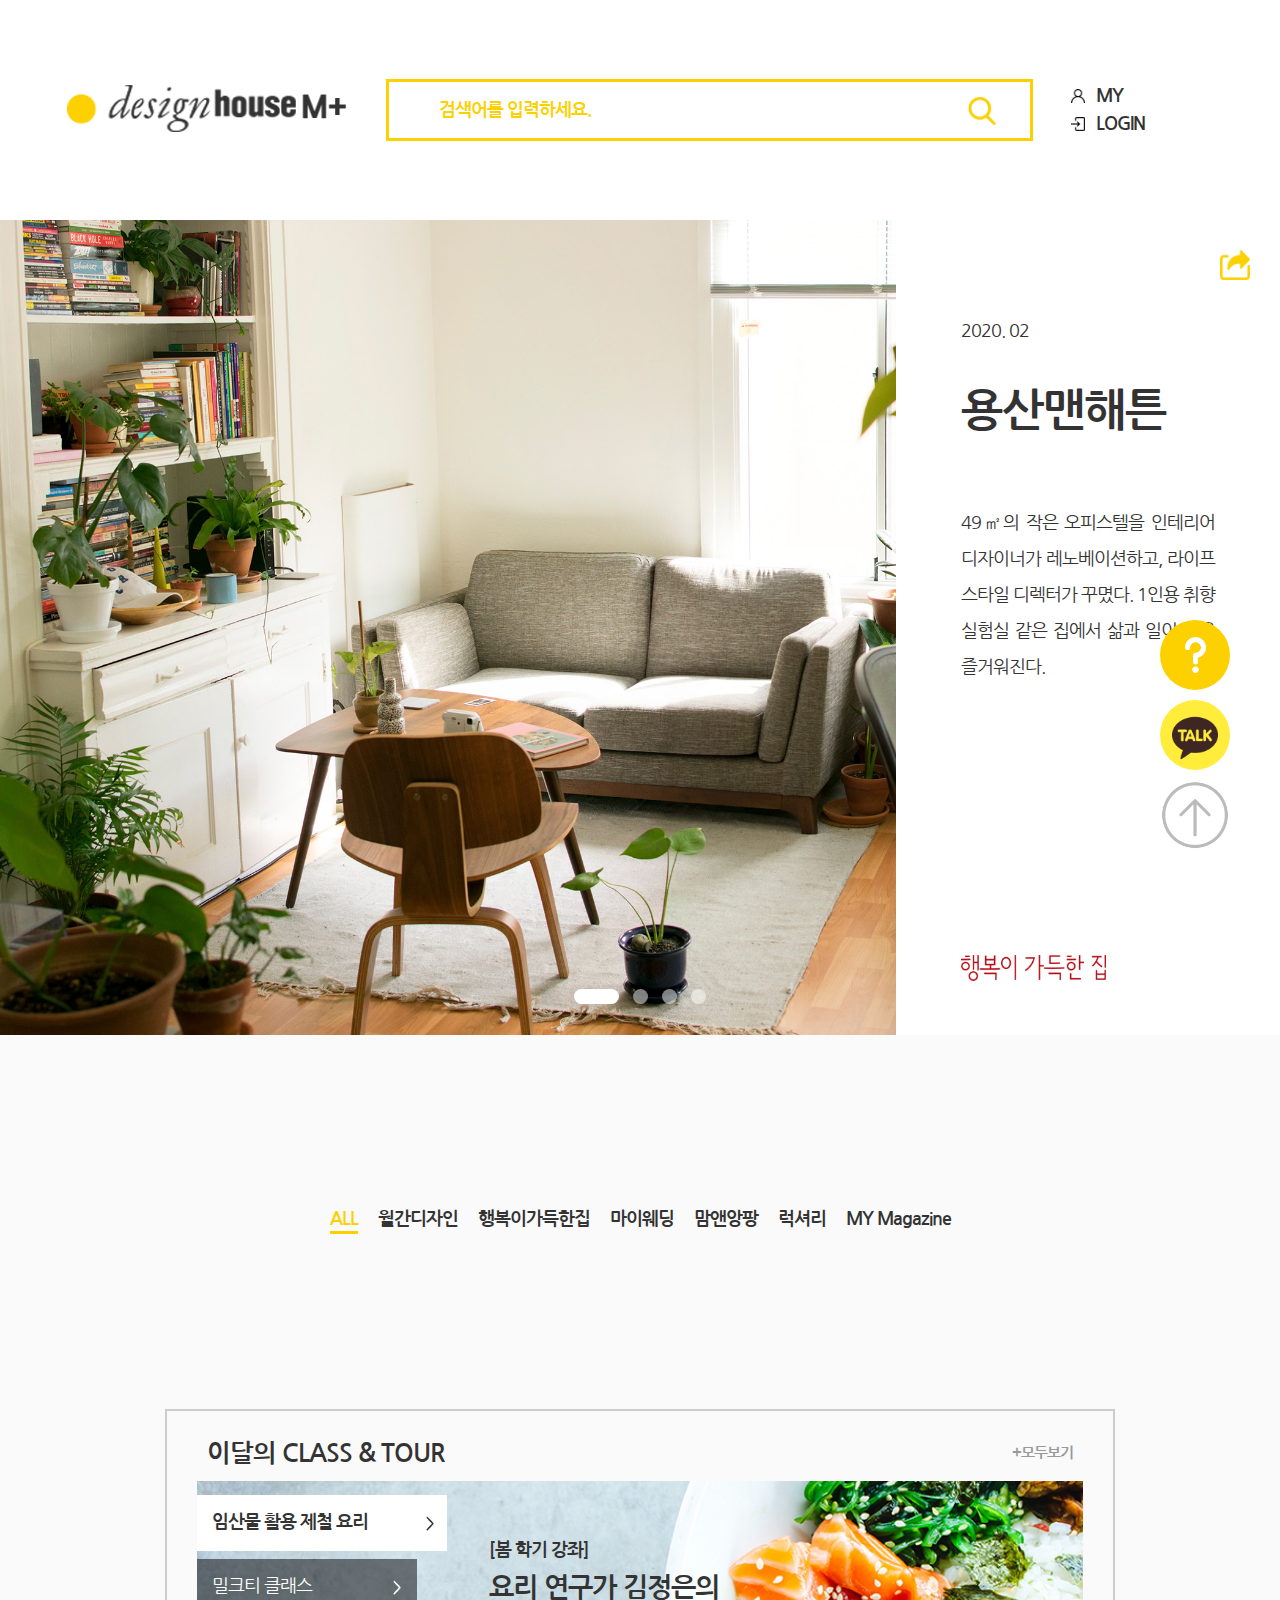
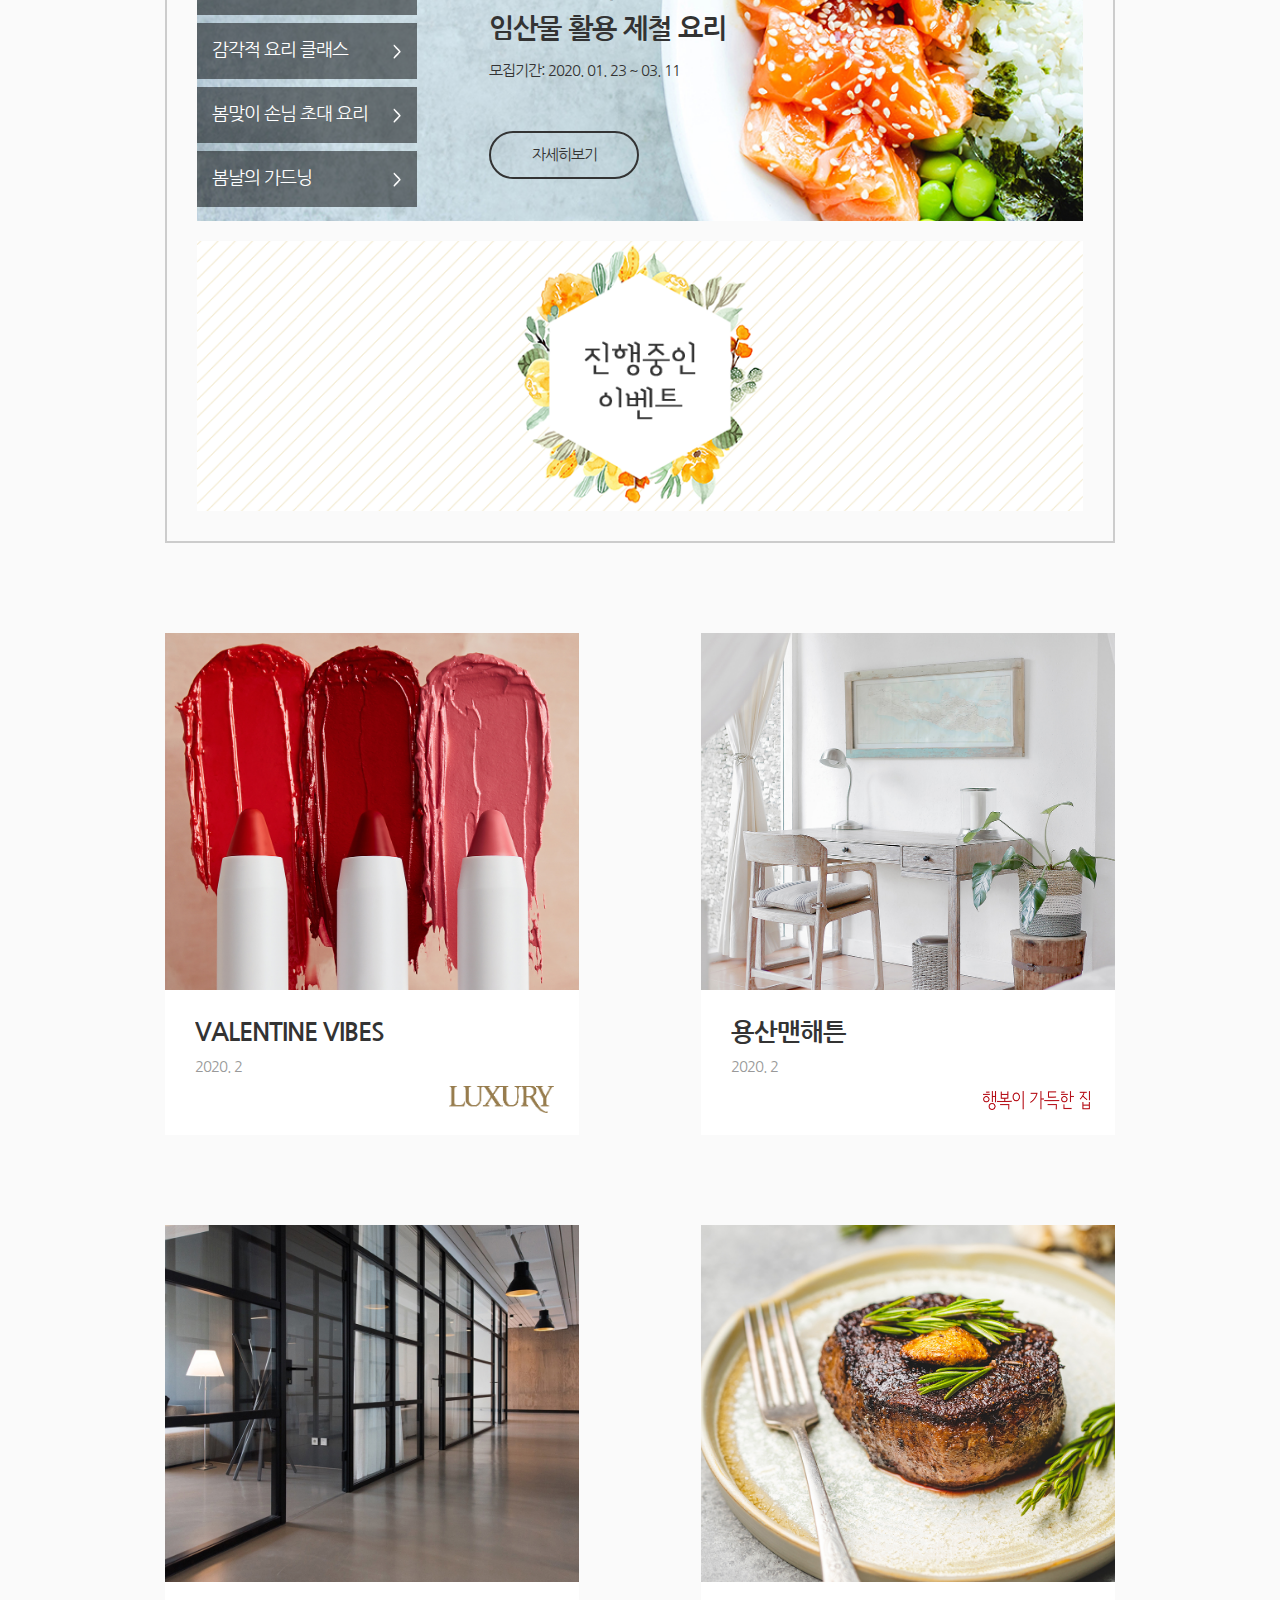
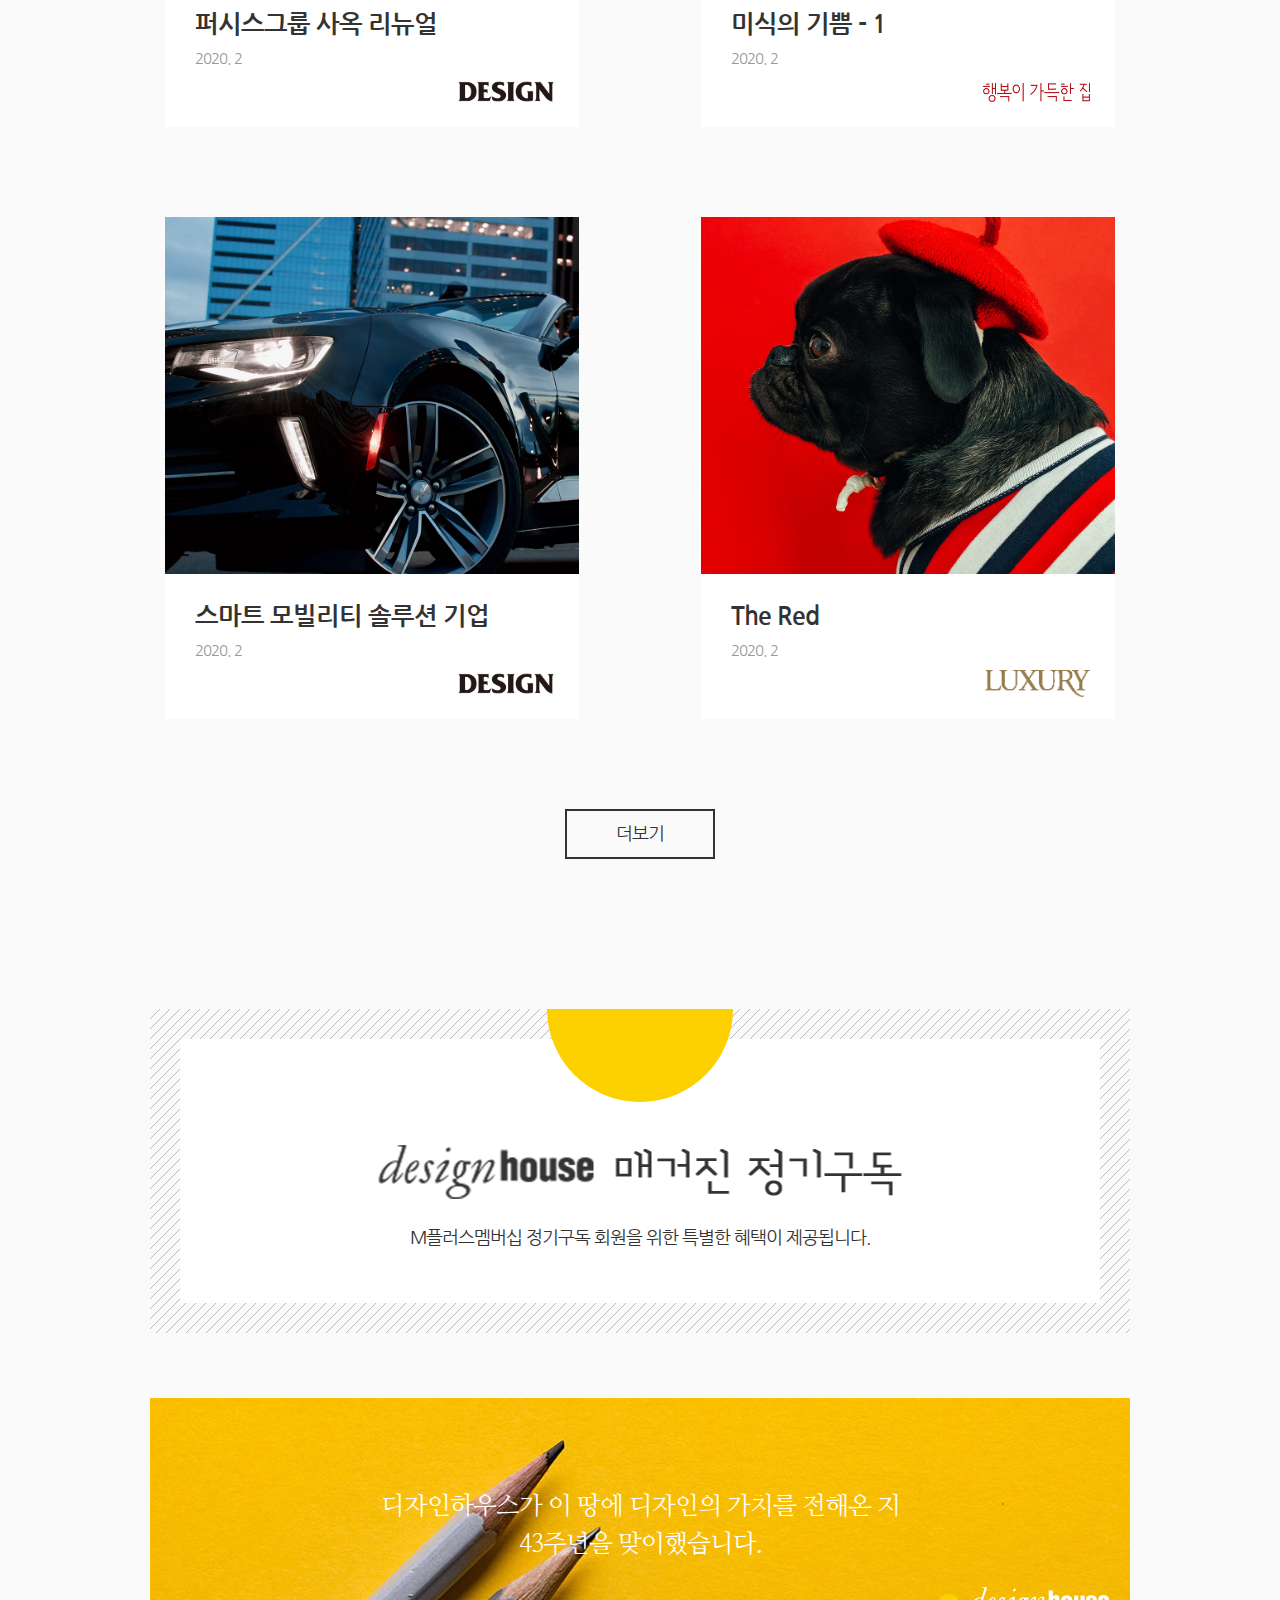
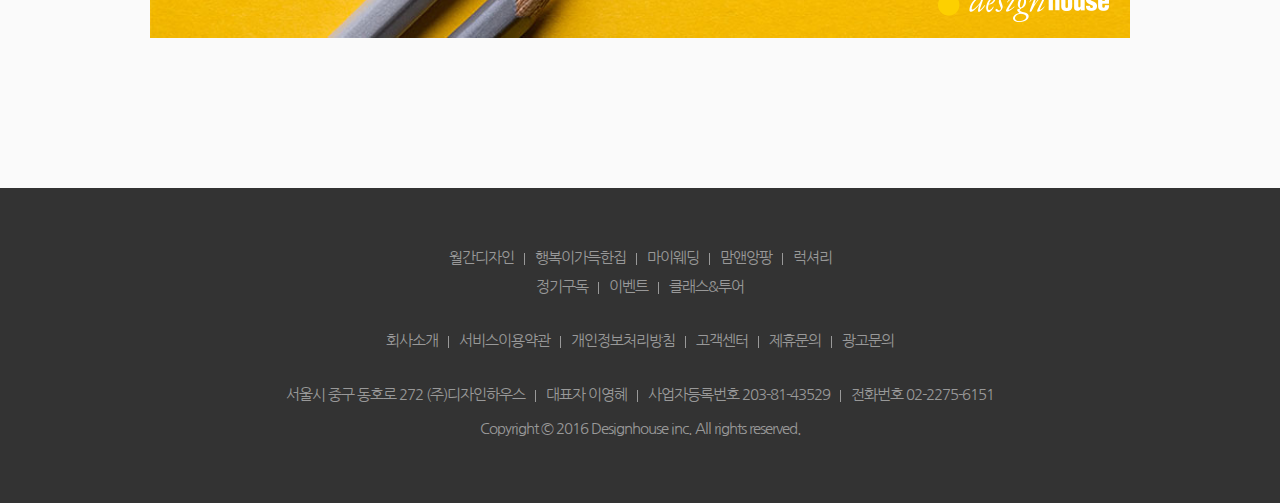
<file: index.html>
<!DOCTYPE html>
<html lang="ko">
<head>
    <meta charset="UTF-8">
    <meta http-equiv="X-UA-Compatible" content="IE=edge">
    <meta name="viewport" content="width=device-width, initial-scale=1">
    <title>디자인 하우스 M+</title>
    <link rel="stylesheet" href="css/index.css">
    <link rel="icon" href="img/favicon.ico">
    <link href="https://fonts.googleapis.com/css?family=Nanum+Gothic|Nanum+Myeongjo&display=swap" rel="stylesheet">
    <script src="https://ajax.googleapis.com/ajax/libs/jquery/3.4.1/jquery.min.js"></script>
    <script src="js/common.js"></script>
    <script src="js/index.js"></script>
</head>
<body>
    <div class="wrap">
        <header>
            <h1>
                <a href="index.html">
                    <img src="img/logo_03.png" alt="">
                </a>
            </h1>
            <div class="search_box">
                <form action="#">
                    <input type="text" list="data" placeholder="검색어를 입력하세요.">
                    <datalist id="data">
                        <option>디자인하우스</option>
                        <option>디자인하우스</option>
                    </datalist>
                    <input type="submit" id="search">
                    <label for="search"><img src="img/icon_search.png" alt="검색" title="검색"></label>
                </form>
            </div>
            <nav class="header_nav">
                <a href="login.html">MY</a>
                <a href="login.html">LOGIN</a>
            </nav>
            <span></span>
        </header>
        <section class="visual_box">
            <ul>
                <li class="on">
                    <figure>
                        <a href="detail2.html"><img src="img/article_img_2.jpg" alt=""></a>
                    </figure>
                    <figcaption>
                        <span>2020. 02</span>
                        <h2><a href="detail2.html">용산맨해튼</a></h2>
                        <p>
                           49㎡의 작은 오피스텔을 인테리어 디자이너가 레노베이션하고, 라이프스타일 디렉터가 꾸몄다. 1인용 취향 실험실 같은 집에서 삶과 일이 더욱 즐거워진다.
                        </p>
                        <img src="img/happy.png" alt="">
                    </figcaption>
                </li>
                <li>
                    <figure>
                        <a href="detail1.html"><img src="img/article_img_1.jpg" alt=""></a>
                    </figure>
                    <figcaption>
                        <span>2020. 02</span>
                        <h2><a href="detail1.html">VALENTINE VIBES</a></h2>
                        <p>
                            밸런타인데이의 전령사가 되어줄, 사랑스러운 패키지의 뷰티 아이템.
                        </p>
                        <img src="img/luxury.png" alt="">
                    </figcaption>
                </li>
                <li>
                    <figure>
                        <a href="detail3.html"><img src="img/article_img_3.jpg" alt=""></a>
                    </figure>
                    <figcaption>
                        <span>2020. 02</span>
                        <h2><a href="detail3.html">퍼시스그룹 사옥
                        리뉴얼</a></h2>
                        <p>    
                            사무 환경의 변화는 쉽게 일어나지 않는다. 요즘 뜨는 커뮤니케이션 툴을 도입한다고 해서, 최신식 공유 오피스에 입주한다고 해서 단번에 얻어지는 결과가 아니다.
                        </p>
                        <img src="img/design.png" alt="">
                    </figcaption>
                </li>
                <li>
                    <figure>
                        <a href="detail4.html"><img src="img/article_img_4.jpg" alt=""></a>
                    </figure>
                    <figcaption>
                        <span>2020. 02</span>
                        <h2><a href="detail4.html">미식의 기쁨 - 1</a></h2>
                        <p>
                            경이로울 만큼 풍요로운 대자연, 이러한 신의 축복을 온몸으로 누리는 여유로운 사람들, 활기 넘치는 도시 속 생생한 미식을 맛볼 수 있는 천국이 존재한다면 바로 여기, 미국 캘리포니아다! 팜투포크 요리의 최대 중심지인 새크라멘토, 미식가의 성지로 유명한 샌프란시스코, 자유로운 창의적 도시 버클리로 즐거운 미식 여행을 떠났다.
                        </p>
                        <img src="img/happy.png" alt="">
                    </figcaption>
                </li>
                <li>
                    <figure>
                        <a href="detail2.html"><img src="img/article_img_2.jpg" alt=""></a>
                    </figure>
                    <figcaption>
                        <span>2020. 02</span>
                        <h2><a href="detail2.html">용산맨해튼</a></h2>
                        <p>
                           49㎡의 작은 오피스텔을 인테리어 디자이너가 레노베이션하고, 라이프스타일 디렉터가 꾸몄다. 1인용 취향 실험실 같은 집에서 삶과 일이 더욱 즐거워진다.
                        </p>
                        <img src="img/happy.png" alt="">
                    </figcaption>
                </li>
            </ul>
            <span class="share_btn"><img src="img/icon_share.png" alt=""></span>
            <div class="share_box">
                <span class="close_btn"><img src="img/icon_close.png" alt=""></span>
                <span></span>
                <span></span>
                <span></span>
            </div>
            <div class="vis_button">
                <span class="on"></span>
                <span></span>
                <span></span>
                <span></span>
            </div>
        </section>
        <ul class="moblie_banner">
                <li>
                    <a href="class_tour.html">클래스 &amp; 투어</a>
                    <span class="border_top"></span>
                    <span class="border_right"></span>
                    <span class="border_bottom"></span>
                    <span class="border_left"></span>
                </li>
                <li>
                    <a href="event.html">이벤트</a>
                    <span class="border_top"></span>
                    <span class="border_right"></span>
                    <span class="border_bottom"></span>
                    <span class="border_left"></span>
                </li>
        </ul>
        <section class="content_box">
            <ul class="sub_menu">
                <li class="on">ALL</li>
                <li>월간디자인</li>
                <li>행복이가득한집</li>
                <li>마이웨딩</li>
                <li>맘앤앙팡</li>
                <li>럭셔리</li>
                <li><a href="login.html">MY Magazine</a></li>
            </ul>
            <div class="class_event">
                <div class="class_con">
                    <div class="cl_title">
                        <span>이달의 CLASS &amp; TOUR</span>
                        <span><a href="class_tour.html">+모두보기</a></span>
                    </div>
                    <div class="cl_list">
                        <ul>
                            <li class="on"><span>임산물 활용 제철 요리 </span></li>
                            <li><span>밀크티 클래스</span></li>
                            <li><span>감각적 요리 클래스</span></li>
                            <li><span>봄맞이 손님 초대 요리</span></li>
                            <li><span>봄날의 가드닝</span></li>
                        </ul>
                        <div>
                            <figure><img src="img/bg_class_0.jpg" alt=""></figure>
                            <figcaption>
                                <ul class="list_con">
                                    <li class="on">
                                        <em>[봄 학기 강좌]</em>
                                        <strong>요리 연구가 김정은의
                                        임산물 활용 제철 요리</strong>
                                        <small>모집기간: 2020. 01. 23 ~ 03. 11</small>
                                        <a href="http://www.designhouse.co.kr/classtour/view/730">자세히보기</a>
                                    </li>
                                    <li>
                                        <em>[헤르만의 정원]</em>
                                        <strong>장유정 대표의
                                        밀크티 클래스</strong>
                                        <small>모집기간: 2020. 02. 26 ~ 04. 13</small>
                                        <a href="http://www.designhouse.co.kr/classtour/view/731">자세히보기</a>
                                    </li>
                                    <li>
                                        <em>[안티트러스트]</em>
                                        <strong>장진모 셰프의
                                        감각적 요리 클래스</strong>
                                        <small>모집기간: 2020. 02. 26 ~ 04. 16</small>
                                        <a href="http://www.designhouse.co.kr/classtour/view/734">자세히보기</a>
                                    </li>
                                    <li>
                                        <em>[봄 학기 강좌]</em>
                                        <strong>홍신애 요리 연구가의
                                        봄맞이 손님 초대 요리</strong>
                                        <small>모집기간: 2020. 02. 26 ~ 04. 05</small>
                                        <a href="http://www.designhouse.co.kr/classtour/view/735">자세히보기</a>
                                    </li>
                                    <li>
                                        <em>[틸테이블]</em>
                                        <strong>보태니컬 디자이너 오주원의
                                        봄날의 가드닝</strong>
                                        <small>모집기간: 2020. 02. 26 ~ 04. 09</small>
                                        <a href="http://www.designhouse.co.kr/classtour/view/732">자세히보기</a>
                                    </li>
                                </ul>
                            </figcaption>
                        </div>
                    </div>
                </div>
                <div class="event_con">
                    <span><img src="img/event_text.png" alt=""></span>
                    <a href="event.html">보러가기</a>
                </div>
            </div>
            <ul class="article_con">
                <li>
                    <a href="detail1.html"><img src="img/bg_content_1.jpg" alt="">
                    <p>밸런타인데이의 전령사가 되어줄, 사랑스러운 패키지의 뷰티 아이템.</p></a>
                    <div>
                        <a href="detail1.html">VALENTINE VIBES</a>
                        <span>2020. 2</span>
                        <img src="img/luxury.png" alt="">
                    </div>
                </li>
                <li>
                    <a href="detail2.html"><img src="img/bg_content_2.jpg" alt="">
                    <p>49㎡의 작은 오피스텔을 인테리어 디자이너가 레노베이션하고, 라이프스타일 디렉터가 꾸몄다. 1인용 취향 실험실 같은 집에서 삶과 일이 더욱 즐거워진다.</p></a>
                    <div>
                        <a href="detail2.html">용산맨해튼</a>
                        <span>2020. 2</span>
                        <img src="img/happy.png" alt="">
                    </div>
                </li>
                <li>
                    <a href="detail3.html"><img src="img/bg_content_3.jpg" alt="">
                    <p>사무 환경의 변화는 쉽게 일어나지 않는다. 요즘 뜨는 커뮤니케이션 툴을 도입한다고 해서, 최신식 공유 오피스에 입주한다고 해서 단번에 얻어지는 결과가 아니다.</p></a>
                    <div>
                        <a href="detail3.html">퍼시스그룹 사옥 리뉴얼</a>
                        <span>2020. 2</span>
                        <img src="img/design.png" alt="">
                    </div>
                </li>
                <li>
                    <a href="detail4.html"><img src="img/bg_content_4.jpg" alt="">
                    <p>경이로울 만큼 풍요로운 대자연, 이러한 신의 축복을 온몸으로 누리는 여유로운 사람들, 활기 넘치는 도시 속 생생한 미식을 맛볼 수 있는 천국이 존재한다면 바로 여기, 미국 캘리포니아다! 팜투포크 요리의 최대 중심지인 새크라멘토, 미식가의 성지로 유명한 샌프란시스코, 자유로운 창의적 도시 버클리로 즐거운 미식 여행을 떠났다.</p></a>
                    <div>
                        <a href="detail4.html">미식의 기쁨 - 1</a>
                        <span>2020. 2</span>
                        <img src="img/happy.png" alt="">
                    </div>
                </li>
                <li>
                    <a href="#"><img src="img/bg_content_5.jpg" alt="">
                    <p>워크 디자인에 대한 고민은 개인뿐 아니라 기업도 마찬가지다. 현대자동차는 최근 미래의 일에 대해 고민하며 존재 이유에 대한 본질적인 물음을 던졌고, ‘스마트 모빌리티 솔루션 기업’으로서 업의 정의를 재구축했다. 그 변화의 결과물이 지금 하나둘 드러나고 있다.</p></a>
                    <div>
                        <a href="#">스마트 모빌리티 솔루션 기업</a>
                        <span>2020. 2</span>
                        <img src="img/design.png" alt="">
                    </div>
                </li>
                <li>
                    <a href="#"><img src="img/bg_content_6.jpg" alt="">
                    <p>사랑, 열정, 정열을 상징하는 레드. 텍스처에 따라 색다른 무드를 선사하는 메이크업, 향기를 상상하게 하고 스킨케어의 효과를 확신하게 만드는 패키지, 수십 가지 립 컬러 중 1위 자리를 고수하는 베스트셀러까지 강렬한 레드의 매력이 곳곳에 숨어 있다.</p></a>
                    <div>
                        <a href="#">The Red</a>
                        <span>2020. 2</span>
                        <img src="img/luxury.png" alt="">
                    </div>
                </li>
            </ul>
            <a href="#">더보기</a>
        </section>
        <section class="banner_box">
            <a href="subscription.html" class="banner_1">
                <div>
                    <figure></figure>
                    <figcaption>M플러스멤버십 정기구독 회원을 위한
                    특별한 혜택이 제공됩니다.</figcaption>
                </div>
                <span class="circle"></span>
            </a>
            <div href="#" class="banner_2">
                <span>디자인하우스가 이 땅에 디자인의 가치를 전해온 지
                43주년을 맞이했습니다.</span>
                <img src="img/dhLogo.png" alt="">
            </div>
        </section>
        <aside>
            <a href="#"></a>
            <a href="https://pf.kakao.com/_aQyxdu" target="_blank"></a>
            <a href="#top"></a>
            <span id="top"></span>
        </aside>
        <footer>
            <ul>
                <li><a href="http://mdesign.designhouse.co.kr/">월간디자인</a></li>
                <li><a href="http://happy.designhouse.co.kr/">행복이가득한집</a></li>
                <li><a href="http://mywedding.designhouse.co.kr/">마이웨딩</a></li>
                <li><a href="http://enfant.designhouse.co.kr/">맘앤앙팡</a></li>
                <li><a href="http://luxury.designhouse.co.kr/">럭셔리</a></li>
            </ul>
            <ul>
                <li><a href="subscription.html">정기구독</a></li>
                <li><a href="event.html">이벤트</a></li>
                <li><a href="class_tour.html">클래스&amp;투어</a></li>
            </ul>
            <ul>
                <li><a href="http://company.designhouse.co.kr/">회사소개</a></li>
                <li><a href="http://www.designhouse.co.kr/common/agreement">서비스이용약관</a></li>
                <li><a href="#">개인정보처리방침</a></li>
                <li><a href="http://www.designhouse.co.kr/cs">고객센터</a></li>
                <li><a href="http://www.designhouse.co.kr/cs/partner">제휴문의</a></li>
                <li><a href="http://www.designhouse.co.kr/cs/adv_custom">광고문의</a></li>
            </ul>
            <ul>
                <li>서울시 중구 동호로 272 (주)디자인하우스</li>
                <li>대표자 이영혜</li>
                <li>사업자등록번호 203-81-43529</li>
                <li>전화번호 02-2275-6151</li>
            </ul>
            <span>Copyright &copy; 2016 Designhouse inc. All rights reserved.</span>
        </footer>
    </div>
</body>
</html>
</file>
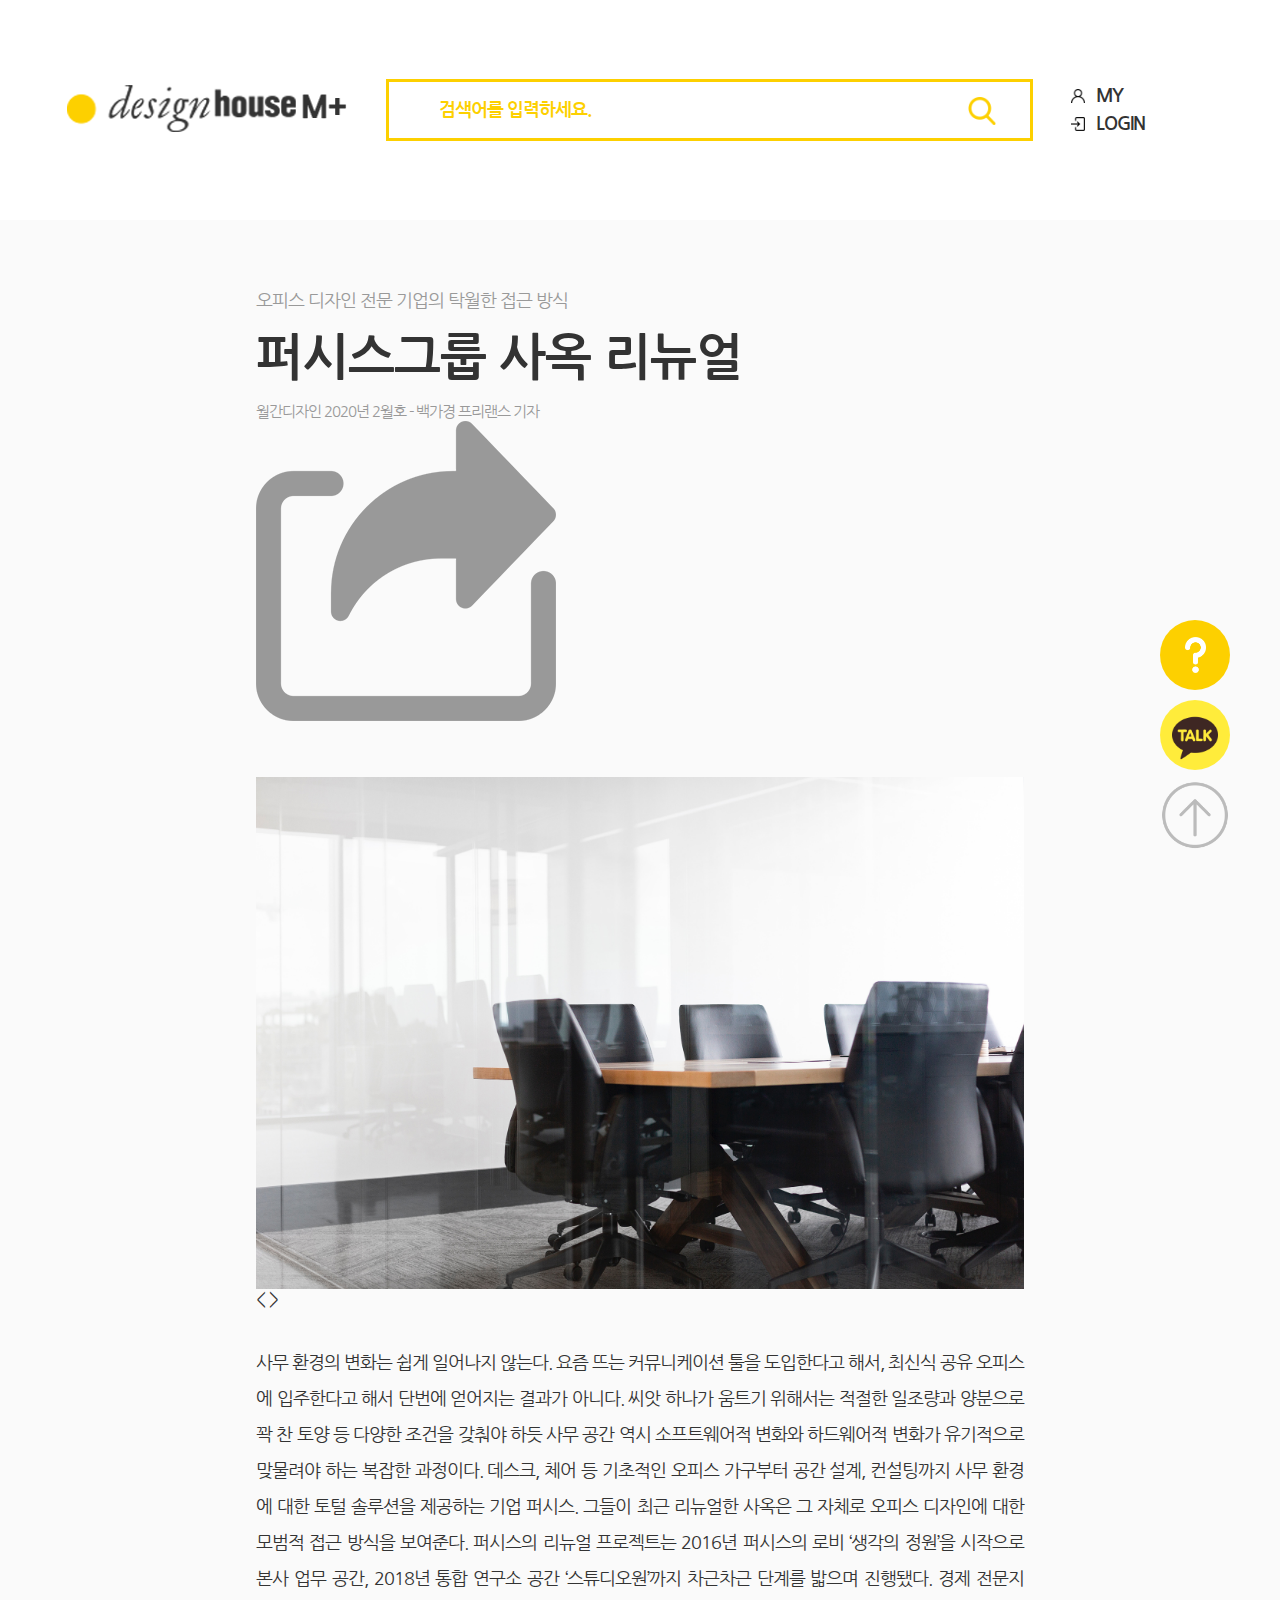
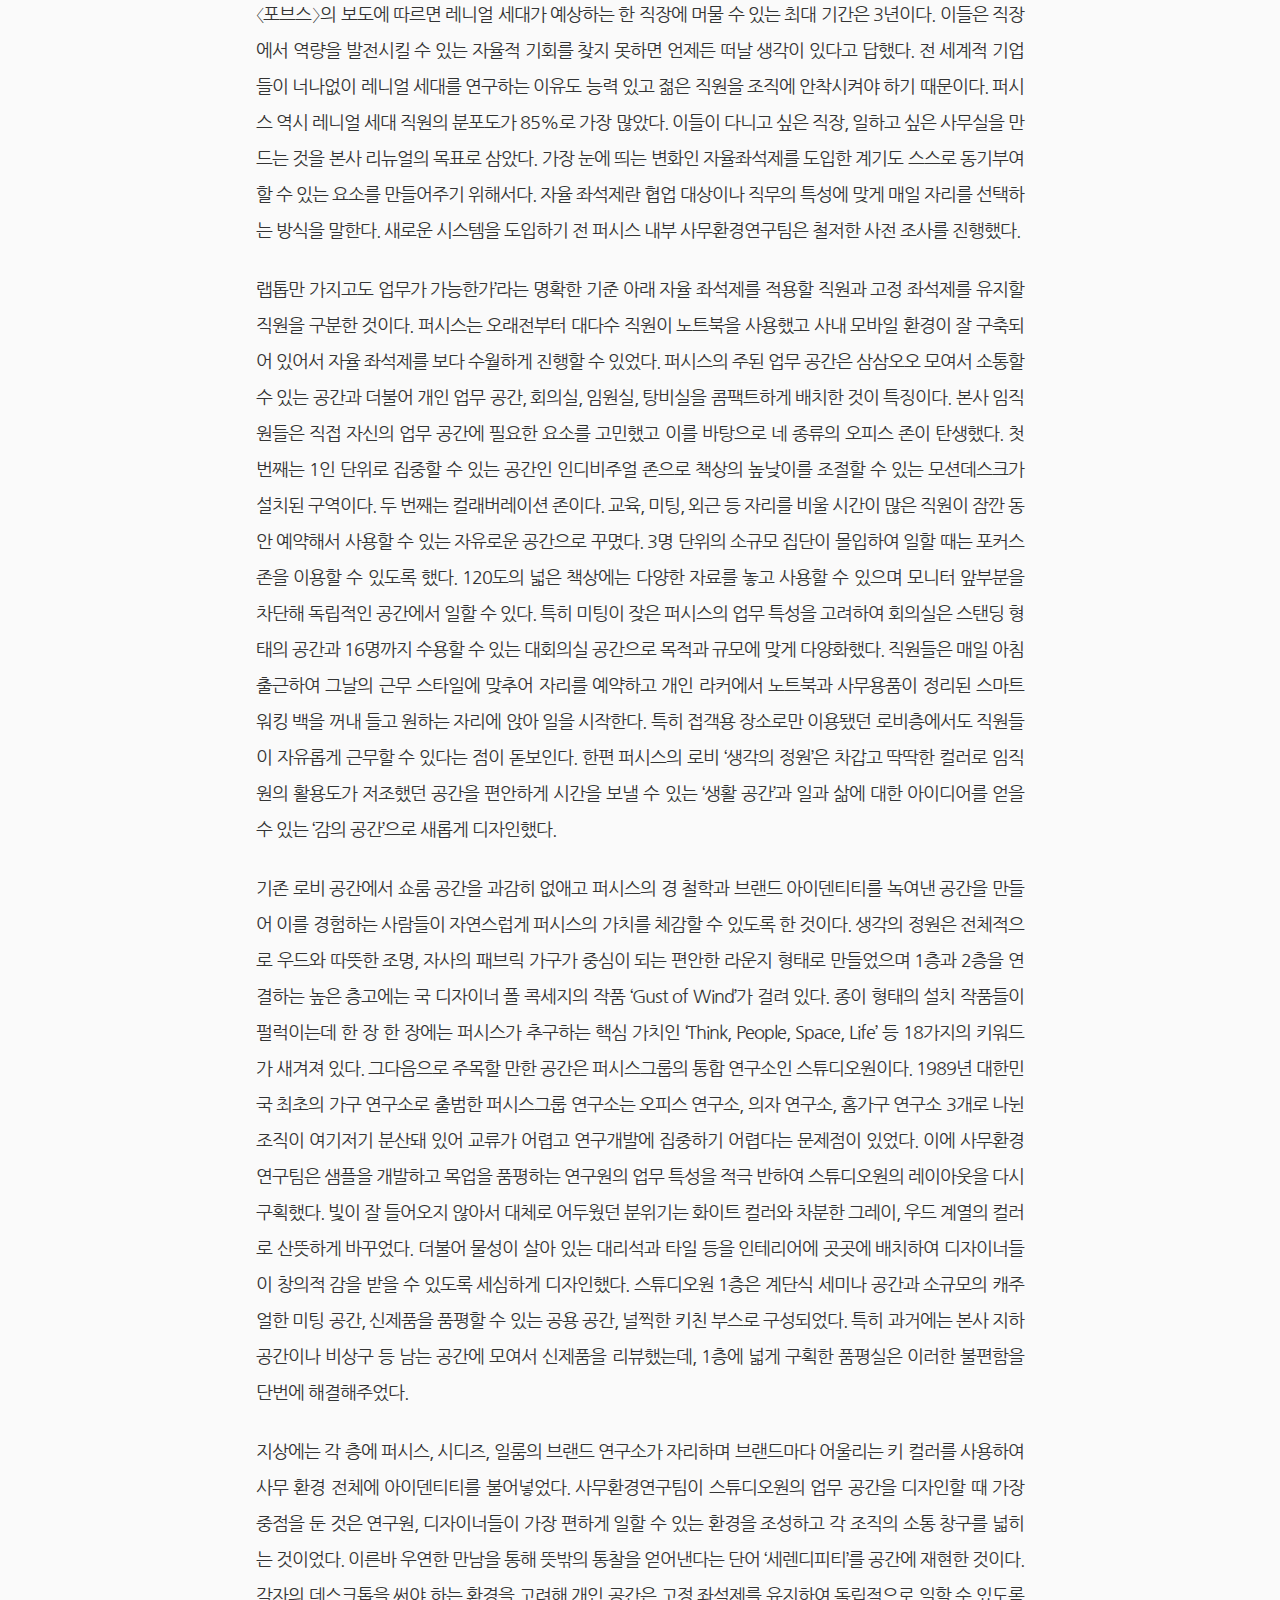
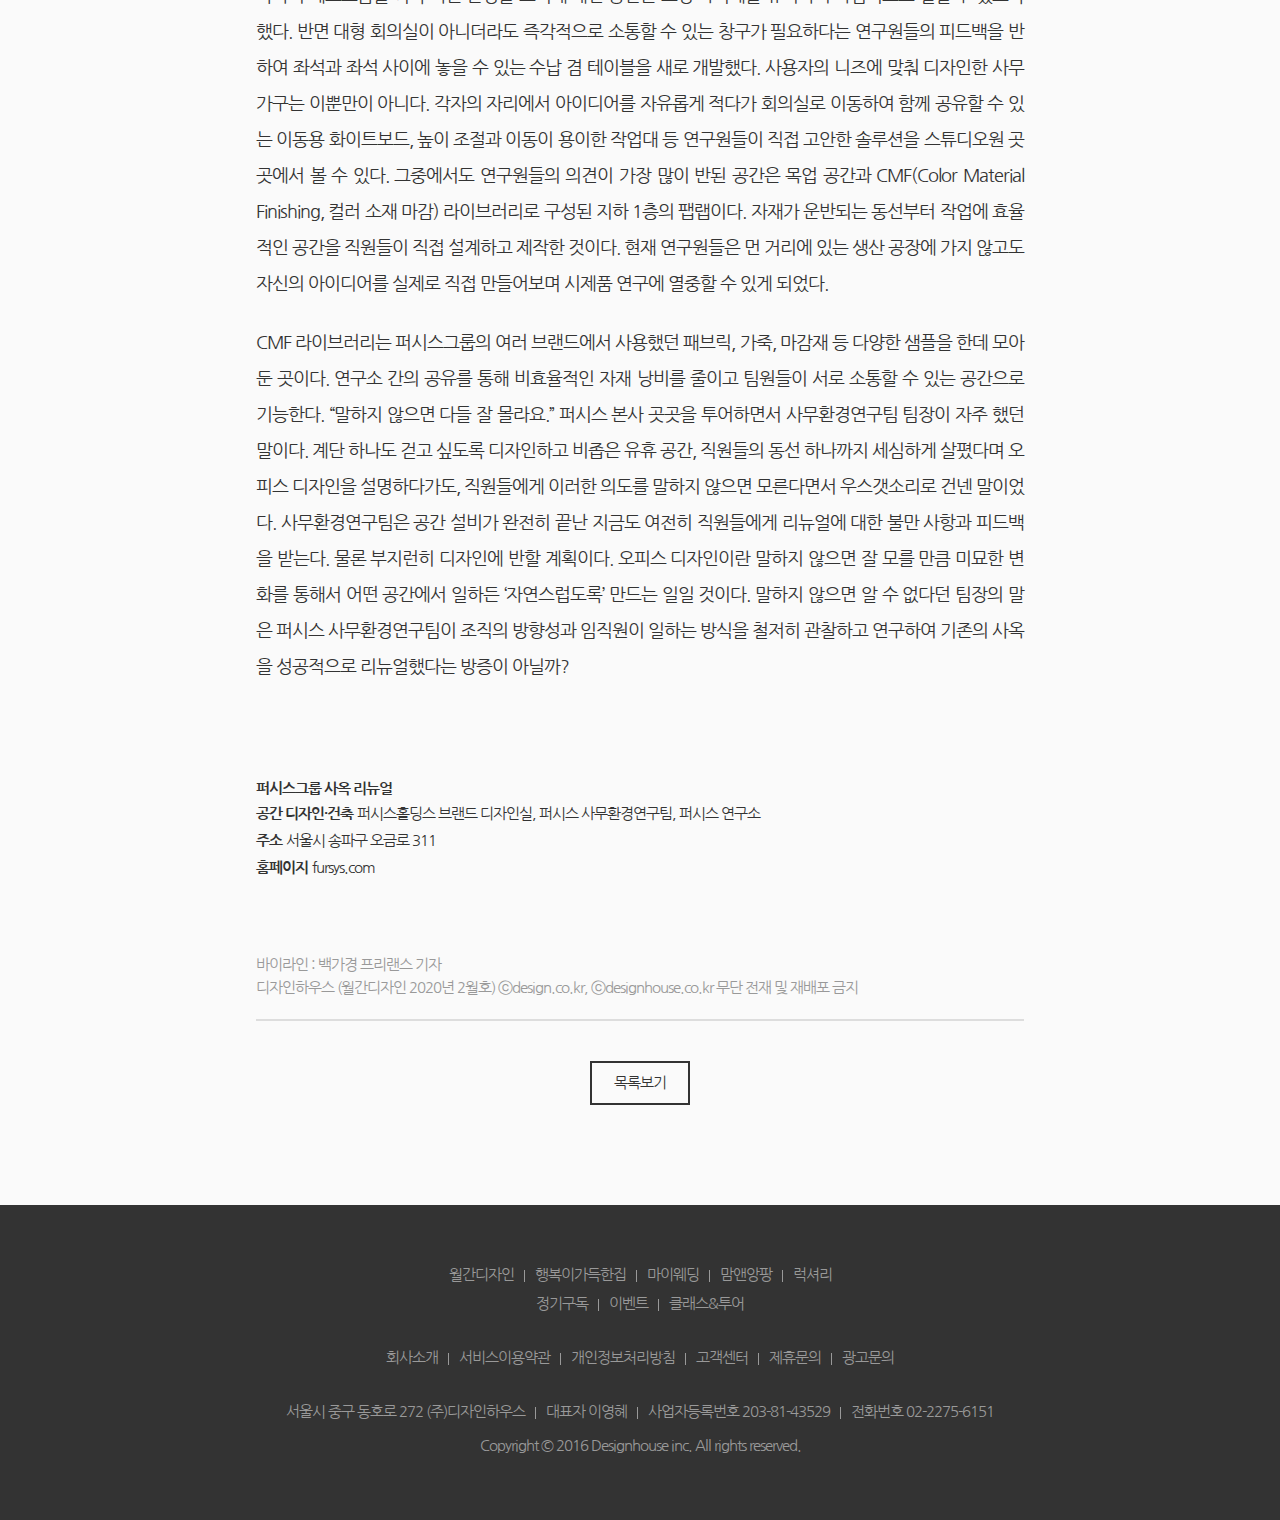
<file: detail.html>
<!DOCTYPE html>
<html lang="ko">

<head>
    <meta charset="UTF-8">
    <meta http-equiv="X-UA-Compatible" content="IE=edge">
    <meta name="viewport" content="width=device-width, initial-scale=1">
    <title>디자인 하우스 M+</title>
    <link rel="stylesheet" href="css/detail.css">
    <link rel="shortcur icon" href="img/favicon.ico">
    <link href="https://fonts.googleapis.com/css?family=Nanum+Gothic:400,700,800|Nanum+Myeongjo&display=swap" rel="stylesheet">
</head>
<body>
    <div class="wrap">
        <header>
            <h1>
                <a href="index.html">
                    <img src="img/logo_03.png" alt="">
                </a>
            </h1>
            <div class="search_box">
                <form action="#">
                    <input type="text" placeholder="검색어를 입력하세요.">
                    <input type="submit" id="search" value="검색">
                    <label for="search"><img src="img/icon_search.png" alt="검색" title="검색"></label>
                </form>
            </div>
            <nav class="header_nav"> <a href="login.html">MY</a> <a href="login.html">LOGIN</a> </nav>
        </header>
        <article>
            <div class="art_header">
                <span>오피스 디자인 전문 기업의 탁월한 접근 방식</span>
                <div>
                    <h2>퍼시스그룹 사옥 리뉴얼</h2>
                    <small>월간디자인 2020년 2월호 - 백가경 프리랜스 기자</small>
                </div>
                <a href="#"><img src="img/icon_share_g.png" alt=""></a>
            </div>
            <div class="art_con">
                <figure>
                    <div> <img src="img/article_img.jpg" alt=""> </div>
                    <a href="">&lt;</a>
                    <a href="">&gt;</a>
                    <span>
                        퍼시스 본사의 업무 공간. 1명 단위로 집중할 수 있는 공간인 인디비주얼 존은 책상의 높낮이를 조절할 수 있는 자사의 모션데스크가 설치돼 있다. 반면 자리 비울 시간이 많은 직원들은 잠깐 동안 사용할 수 있는 컬래버레이션 존을 주로 이용한다.
                    </span>
                </figure>
                <figcaption>
                    <p>사무 환경의 변화는 쉽게 일어나지 않는다. 요즘 뜨는 커뮤니케이션 툴을 도입한다고 해서, 최신식 공유 오피스에 입주한다고 해서 단번에 얻어지는 결과가 아니다. 씨앗 하나가 움트기 위해서는 적절한 일조량과 양분으로 꽉 찬 토양 등 다양한 조건을 갖춰야 하듯 사무 공간 역시 소프트웨어적 변화와 하드웨어적 변화가 유기적으로 맞물려야 하는 복잡한 과정이다. 데스크, 체어 등 기초적인 오피스 가구부터 공간 설계, 컨설팅까지 사무 환경에 대한 토털 솔루션을 제공하는 기업 퍼시스. 그들이 최근 리뉴얼한 사옥은 그 자체로 오피스 디자인에 대한 모범적 접근 방식을 보여준다. 퍼시스의 리뉴얼 프로젝트는 2016년 퍼시스의 로비 ‘생각의 정원’을 시작으로 본사 업무 공간, 2018년 통합 연구소 공간 ‘스튜디오원’까지 차근차근 단계를 밟으며 진행됐다. 경제 전문지 〈포브스〉의 보도에 따르면 레니얼 세대가 예상하는 한 직장에 머물 수 있는 최대 기간은 3년이다. 이들은 직장에서 역량을 발전시킬 수 있는 자율적 기회를 찾지 못하면 언제든 떠날 생각이 있다고 답했다. 전 세계적 기업들이 너나없이 레니얼 세대를 연구하는 이유도 능력 있고 젊은 직원을 조직에 안착시켜야 하기 때문이다. 퍼시스 역시 레니얼 세대 직원의 분포도가 85%로 가장 많았다. 이들이 다니고 싶은 직장, 일하고 싶은 사무실을 만드는 것을 본사 리뉴얼의 목표로 삼았다. 가장 눈에 띄는 변화인 자율좌석제를 도입한 계기도 스스로 동기부여할 수 있는 요소를 만들어주기 위해서다. 자율 좌석제란 협업 대상이나 직무의 특성에 맞게 매일 자리를 선택하는 방식을 말한다. 새로운 시스템을 도입하기 전 퍼시스 내부 사무환경연구팀은 철저한 사전 조사를 진행했다.</p>
                    <p>랩톱만 가지고도 업무가 가능한가’라는 명확한 기준 아래 자율 좌석제를 적용할 직원과 고정 좌석제를 유지할 직원을 구분한 것이다. 퍼시스는 오래전부터 대다수 직원이 노트북을 사용했고 사내 모바일 환경이 잘 구축되어 있어서 자율 좌석제를 보다 수월하게 진행할 수 있었다. 퍼시스의 주된 업무 공간은 삼삼오오 모여서 소통할 수 있는 공간과 더불어 개인 업무 공간, 회의실, 임원실, 탕비실을 콤팩트하게 배치한 것이 특징이다. 본사 임직원들은 직접 자신의 업무 공간에 필요한 요소를 고민했고 이를 바탕으로 네 종류의 오피스 존이 탄생했다. 첫 번째는 1인 단위로 집중할 수 있는 공간인 인디비주얼 존으로 책상의 높낮이를 조절할 수 있는 모션데스크가 설치된 구역이다. 두 번째는 컬래버레이션 존이다. 교육, 미팅, 외근 등 자리를 비울 시간이 많은 직원이 잠깐 동안 예약해서 사용할 수 있는 자유로운 공간으로 꾸몄다. 3명 단위의 소규모 집단이 몰입하여 일할 때는 포커스 존을 이용할 수 있도록 했다. 120도의 넓은 책상에는 다양한 자료를 놓고 사용할 수 있으며 모니터 앞부분을 차단해 독립적인 공간에서 일할 수 있다. 특히 미팅이 잦은 퍼시스의 업무 특성을 고려하여 회의실은 스탠딩 형태의 공간과 16명까지 수용할 수 있는 대회의실 공간으로 목적과 규모에 맞게 다양화했다. 직원들은 매일 아침 출근하여 그날의 근무 스타일에 맞추어 자리를 예약하고 개인 라커에서 노트북과 사무용품이 정리된 스마트 워킹 백을 꺼내 들고 원하는 자리에 앉아 일을 시작한다. 특히 접객용 장소로만 이용됐던 로비층에서도 직원들이 자유롭게 근무할 수 있다는 점이 돋보인다. 한편 퍼시스의 로비 ‘생각의 정원’은 차갑고 딱딱한 컬러로 임직원의 활용도가 저조했던 공간을 편안하게 시간을 보낼 수 있는 ‘생활 공간’과 일과 삶에 대한 아이디어를 얻을 수 있는 ‘감의 공간’으로 새롭게 디자인했다.</p>
                    <p>기존 로비 공간에서 쇼룸 공간을 과감히 없애고 퍼시스의 경 철학과 브랜드 아이덴티티를 녹여낸 공간을 만들어 이를 경험하는 사람들이 자연스럽게 퍼시스의 가치를 체감할 수 있도록 한 것이다. 생각의 정원은 전체적으로 우드와 따뜻한 조명, 자사의 패브릭 가구가 중심이 되는 편안한 라운지 형태로 만들었으며 1층과 2층을 연결하는 높은 층고에는 국 디자이너 폴 콕세지의 작품 ‘Gust of Wind’가 걸려 있다. 종이 형태의 설치 작품들이 펄럭이는데 한 장 한 장에는 퍼시스가 추구하는 핵심 가치인 ‘Think, People, Space, Life’ 등 18가지의 키워드가 새겨져 있다. 그다음으로 주목할 만한 공간은 퍼시스그룹의 통합 연구소인 스튜디오원이다. 1989년 대한민국 최초의 가구 연구소로 출범한 퍼시스그룹 연구소는 오피스 연구소, 의자 연구소, 홈가구 연구소 3개로 나뉜 조직이 여기저기 분산돼 있어 교류가 어렵고 연구개발에 집중하기 어렵다는 문제점이 있었다. 이에 사무환경연구팀은 샘플을 개발하고 목업을 품평하는 연구원의 업무 특성을 적극 반하여 스튜디오원의 레이아웃을 다시 구획했다. 빛이 잘 들어오지 않아서 대체로 어두웠던 분위기는 화이트 컬러와 차분한 그레이, 우드 계열의 컬러로 산뜻하게 바꾸었다. 더불어 물성이 살아 있는 대리석과 타일 등을 인테리어에 곳곳에 배치하여 디자이너들이 창의적 감을 받을 수 있도록 세심하게 디자인했다. 스튜디오원 1층은 계단식 세미나 공간과 소규모의 캐주얼한 미팅 공간, 신제품을 품평할 수 있는 공용 공간, 널찍한 키친 부스로 구성되었다. 특히 과거에는 본사 지하 공간이나 비상구 등 남는 공간에 모여서 신제품을 리뷰했는데, 1층에 넓게 구획한 품평실은 이러한 불편함을 단번에 해결해주었다.</p>
                    <p>지상에는 각 층에 퍼시스, 시디즈, 일룸의 브랜드 연구소가 자리하며 브랜드마다 어울리는 키 컬러를 사용하여 사무 환경 전체에 아이덴티티를 불어넣었다. 사무환경연구팀이 스튜디오원의 업무 공간을 디자인할 때 가장 중점을 둔 것은 연구원, 디자이너들이 가장 편하게 일할 수 있는 환경을 조성하고 각 조직의 소통 창구를 넓히는 것이었다. 이른바 우연한 만남을 통해 뜻밖의 통찰을 얻어낸다는 단어 ‘세렌디피티’를 공간에 재현한 것이다. 각자의 데스크톱을 써야 하는 환경을 고려해 개인 공간은 고정 좌석제를 유지하여 독립적으로 일할 수 있도록 했다. 반면 대형 회의실이 아니더라도 즉각적으로 소통할 수 있는 창구가 필요하다는 연구원들의 피드백을 반하여 좌석과 좌석 사이에 놓을 수 있는 수납 겸 테이블을 새로 개발했다. 사용자의 니즈에 맞춰 디자인한 사무 가구는 이뿐만이 아니다. 각자의 자리에서 아이디어를 자유롭게 적다가 회의실로 이동하여 함께 공유할 수 있는 이동용 화이트보드, 높이 조절과 이동이 용이한 작업대 등 연구원들이 직접 고안한 솔루션을 스튜디오원 곳곳에서 볼 수 있다. 그중에서도 연구원들의 의견이 가장 많이 반된 공간은 목업 공간과 CMF(Color Material Finishing, 컬러 소재 마감) 라이브러리로 구성된 지하 1층의 팹랩이다. 자재가 운반되는 동선부터 작업에 효율적인 공간을 직원들이 직접 설계하고 제작한 것이다. 현재 연구원들은 먼 거리에 있는 생산 공장에 가지 않고도 자신의 아이디어를 실제로 직접 만들어보며 시제품 연구에 열중할 수 있게 되었다.</p>
                    <p>CMF 라이브러리는 퍼시스그룹의 여러 브랜드에서 사용했던 패브릭, 가죽, 마감재 등 다양한 샘플을 한데 모아둔 곳이다. 연구소 간의 공유를 통해 비효율적인 자재 낭비를 줄이고 팀원들이 서로 소통할 수 있는 공간으로 기능한다. “말하지 않으면 다들 잘 몰라요.” 퍼시스 본사 곳곳을 투어하면서 사무환경연구팀 팀장이 자주 했던 말이다. 계단 하나도 걷고 싶도록 디자인하고 비좁은 유휴 공간, 직원들의 동선 하나까지 세심하게 살폈다며 오피스 디자인을 설명하다가도, 직원들에게 이러한 의도를 말하지 않으면 모른다면서 우스갯소리로 건넨 말이었다. 사무환경연구팀은 공간 설비가 완전히 끝난 지금도 여전히 직원들에게 리뉴얼에 대한 불만 사항과 피드백을 받는다. 물론 부지런히 디자인에 반할 계획이다. 오피스 디자인이란 말하지 않으면 잘 모를 만큼 미묘한 변화를 통해서 어떤 공간에서 일하든 ‘자연스럽도록’ 만드는 일일 것이다. 말하지 않으면 알 수 없다던 팀장의 말은 퍼시스 사무환경연구팀이 조직의 방향성과 임직원이 일하는 방식을 철저히 관찰하고 연구하여 기존의 사옥을 성공적으로 리뉴얼했다는 방증이 아닐까?</p>
                    
                    
                    
                    <em>퍼시스그룹 사옥 리뉴얼</em>
                    <dl> <dt>공간 디자인·건축</dt> <dd>퍼시스홀딩스 브랜드 디자인실, 퍼시스 사무환경연구팀, 퍼시스 연구소</dd>
                    <dt>주소</dt> <dd>서울시 송파구 오금로 311</dd>
                    <dt>홈페이지</dt> <dd>fursys.com</dd>
                    </dl>
                </figcaption>
            </div>
            <div class="art_footer">
                <span>바이라인 : 백가경 프리랜스 기자</span>
                <span>디자인하우스 (월간디자인 2020년 2월호) ⓒdesign.co.kr, ⓒdesignhouse.co.kr 무단 전재 및 재배포 금지</span>
                <div></div>
                <a href="">목록보기</a>
            </div>
        </article>
        <aside>
            <a href="#"></a>
            <a href="https://pf.kakao.com/_aQyxdu" target="_blank"></a>
            <a href="#top"></a> <span id="top"></span> </aside>
        <footer>
            <ul>
                <li><a href="http://mdesign.designhouse.co.kr/">월간디자인</a></li>
                <li><a href="http://happy.designhouse.co.kr/">행복이가득한집</a></li>
                <li><a href="http://mywedding.designhouse.co.kr/">마이웨딩</a></li>
                <li><a href="http://enfant.designhouse.co.kr/">맘앤앙팡</a></li>
                <li><a href="http://luxury.designhouse.co.kr/">럭셔리</a></li>
            </ul>
            <ul>
                <li><a href="subscription.html">정기구독</a></li>
                <li><a href="event.html">이벤트</a></li>
                <li><a href="class_tour.html">클래스&amp;투어</a></li>
            </ul>
            <ul>
                <li><a href="http://company.designhouse.co.kr/">회사소개</a></li>
                <li><a href="http://www.designhouse.co.kr/common/agreement">서비스이용약관</a></li>
                <li><a href="#">개인정보처리방침</a></li>
                <li><a href="http://www.designhouse.co.kr/cs">고객센터</a></li>
                <li><a href="http://www.designhouse.co.kr/cs/partner">제휴문의</a></li>
                <li><a href="http://www.designhouse.co.kr/cs/adv_custom">광고문의</a></li>
            </ul>
            <ul>
                <li>서울시 중구 동호로 272 (주)디자인하우스</li>
                <li>대표자 이영혜</li>
                <li>사업자등록번호 203-81-43529</li>
                <li>전화번호 02-2275-6151</li>
            </ul> <span>Copyright &copy; 2016 Designhouse inc. All rights reserved.</span> </footer>
    </div>
</body>

</html>
</file>
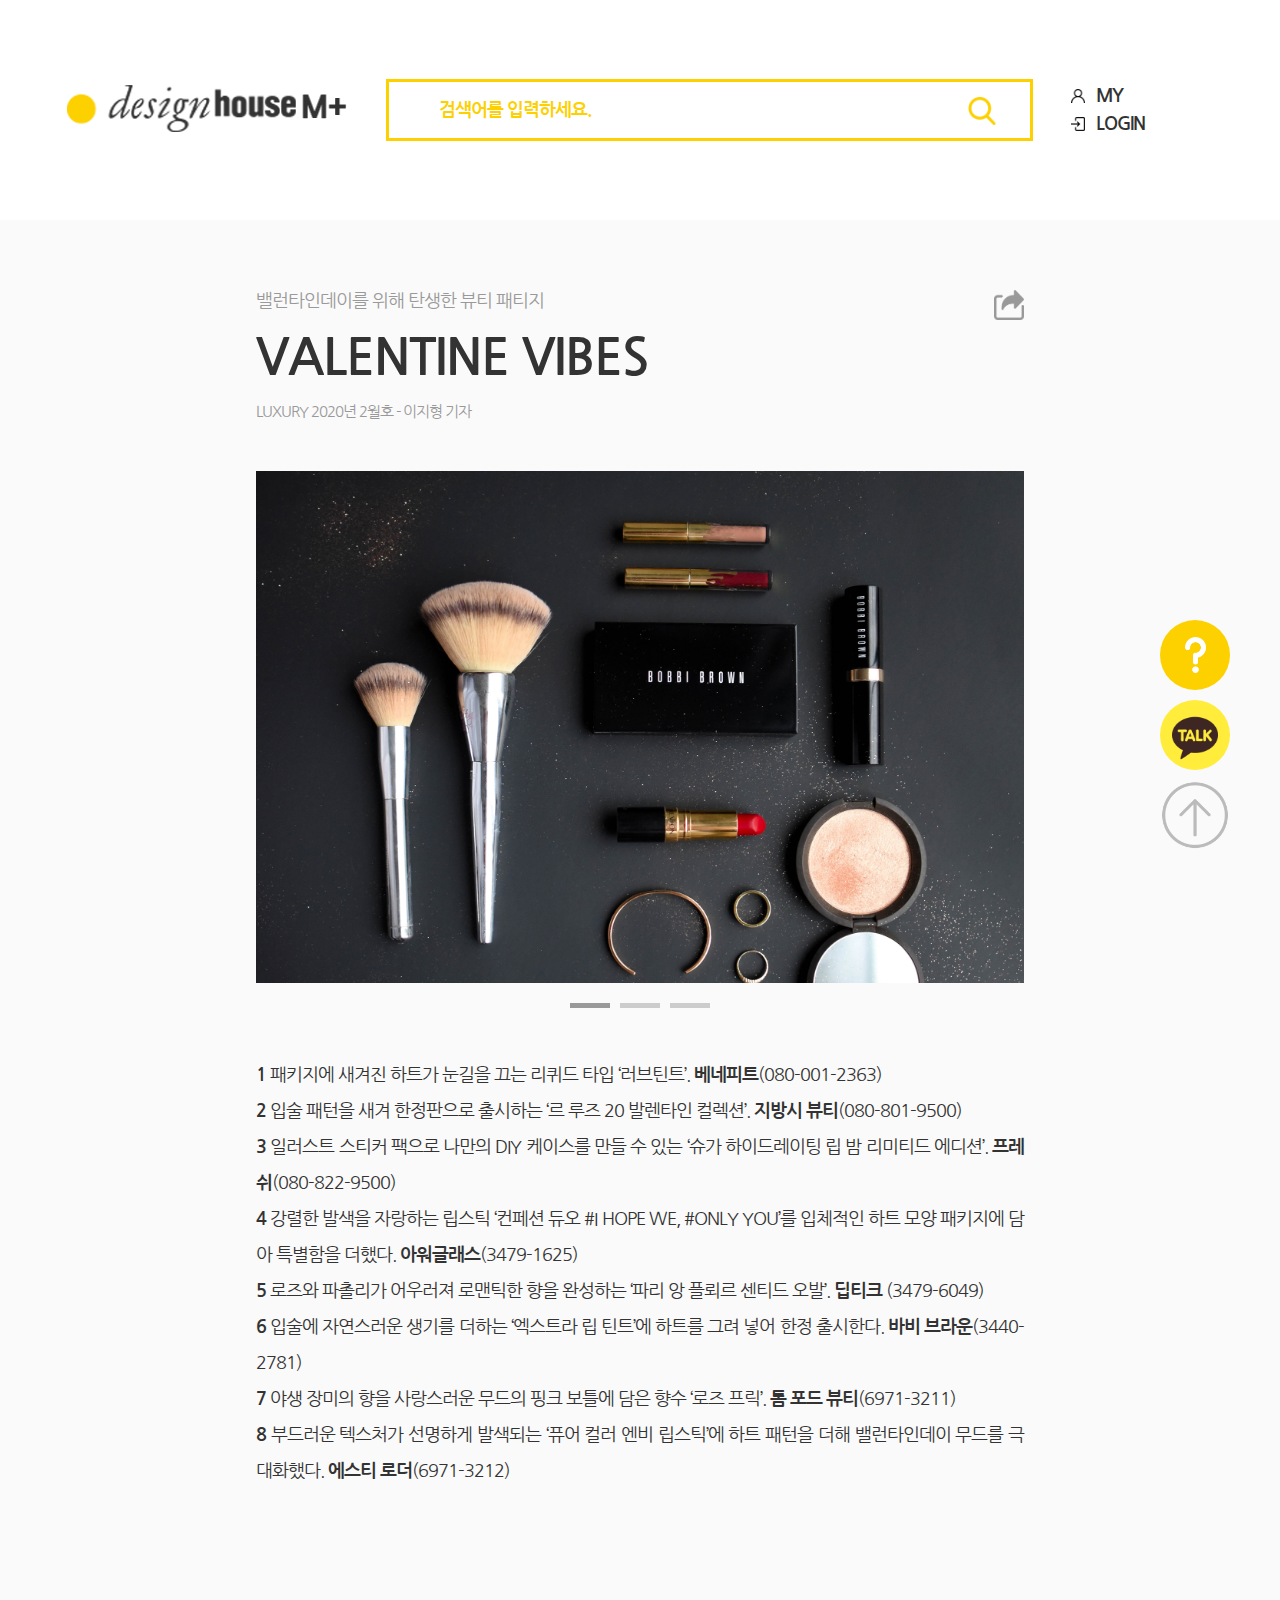
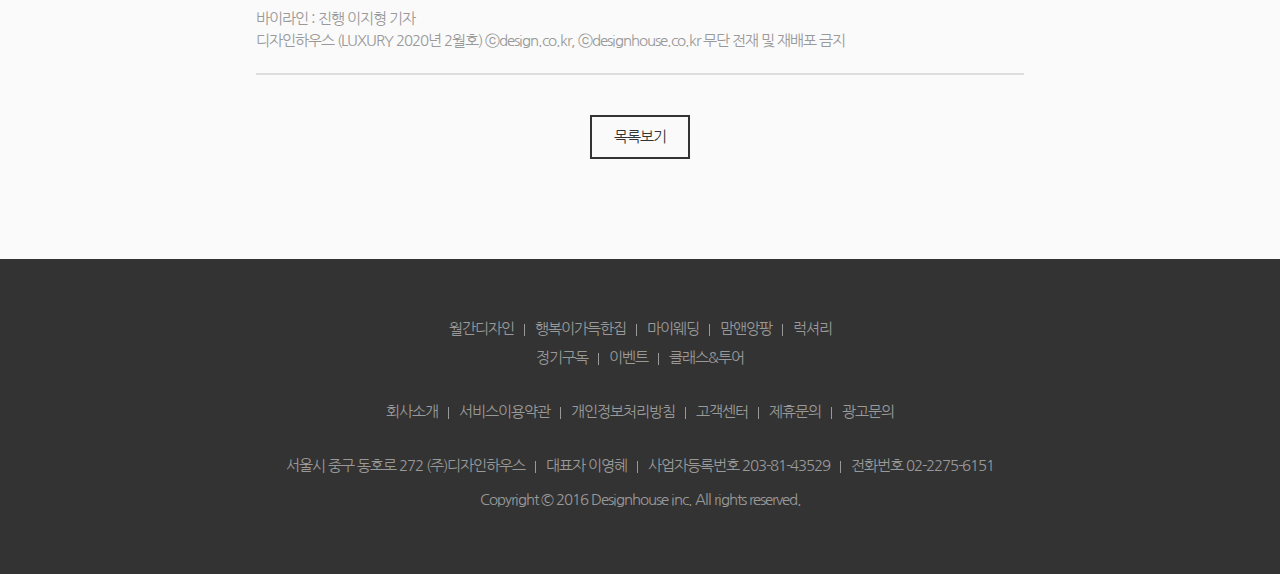
<file: detail1.html>
<!DOCTYPE html>
<html lang="ko">

<head>
    <meta charset="UTF-8">
    <meta http-equiv="X-UA-Compatible" content="IE=edge">
    <meta name="viewport" content="width=device-width, initial-scale=1">
    <title>디자인 하우스 M+</title>
    <link rel="stylesheet" href="css/detail.css">
    <link rel="icon" href="img/favicon.ico">
    <link href="https://fonts.googleapis.com/css?family=Nanum+Gothic:400,700,800|Nanum+Myeongjo&display=swap" rel="stylesheet">
    <script src="https://ajax.googleapis.com/ajax/libs/jquery/3.4.1/jquery.min.js"></script>
    <script src="js/common.js"></script>
    <script src="js/detail.js"></script>
</head>
<body>
    <div class="wrap">
        <header>
            <h1>
                <a href="index.html">
                    <img src="img/logo_03.png" alt="">
                </a>
            </h1>
            <div class="search_box">
                <form action="#">
                    <input type="text" placeholder="검색어를 입력하세요.">
                    <input type="submit" id="search" value="검색">
                    <label for="search"><img src="img/icon_search.png" alt="검색" title="검색"></label>
                </form>
            </div>
            <nav class="header_nav"> <a href="login.html">MY</a> <a href="login.html">LOGIN</a> </nav>
            <span></span>
        </header>
        <article>
            <div class="art_header">
                <span>밸런타인데이를 위해 탄생한 뷰티 패티지</span>
                <div>
                    <h2>VALENTINE VIBES</h2>
                    <small>LUXURY 2020년 2월호 - 이지형 기자</small>
                </div>
                <span><img src="img/icon_share_g.png" alt=""></span>
            </div>
            <div class="art_con">
                <figure>
                    <div>
                        <img src="img/article_img_1.jpg" alt="">
                        <img src="img/article_img_1_1.jpg" alt="">
                        <img src="img/article_img_1_2.jpg" alt="">
                    </div>
                    <span>&lt;</span>
                    <span>&gt;</span>
                    <p>
                        
                    </p>
                </figure>
                <nav class="art_nav">
                    <span class="on"></span>
                    <span></span>
                    <span></span>
                </nav>
                <figcaption>
                    <p><small>1</small> 패키지에 새겨진 하트가 눈길을 끄는 리퀴드 타입 ‘러브틴트’. <small>베네피트</small>(080-001-2363)
                    <small>2</small> 입술 패턴을 새겨 한정판으로 출시하는 ‘르 루즈 20 발렌타인 컬렉션’. <small>지방시 뷰티</small>(080-801-9500)
                    <small>3</small> 일러스트 스티커 팩으로 나만의 DIY 케이스를 만들 수 있는 ‘슈가 하이드레이팅 립 밤 리미티드 에디션’. <small>프레쉬</small>(080-822-9500)
                    <small>4</small> 강렬한 발색을 자랑하는 립스틱 ‘컨페션 듀오 #I HOPE WE, #ONLY YOU’를 입체적인 하트 모양 패키지에 담아 특별함을 더했다. <small>아워글래스</small>(3479-1625)
                    <small>5</small> 로즈와 파촐리가 어우러져 로맨틱한 향을 완성하는 ‘파리 앙 플뢰르 센티드 오발’. <small>딥티크</small> (3479-6049)
                    <small>6</small> 입술에 자연스러운 생기를 더하는 ‘엑스트라 립 틴트’에 하트를 그려 넣어 한정 출시한다. <small>바비 브라운</small>(3440-2781)
                    <small>7</small> 야생 장미의 향을 사랑스러운 무드의 핑크 보틀에 담은 향수 ‘로즈 프릭’. <small>톰 포드 뷰티</small>(6971-3211)
                    <small>8</small> 부드러운 텍스처가 선명하게 발색되는 ‘퓨어 컬러 엔비 립스틱’에 하트 패턴을 더해 밸런타인데이 무드를 극대화했다. <small>에스티 로더</small>(6971-3212)</p>
                    

                </figcaption>
            </div>
            <div class="art_footer">
                <span>바이라인 : 진행 이지형 기자</span>
                <span>디자인하우스 (LUXURY 2020년 2월호) ⓒdesign.co.kr, ⓒdesignhouse.co.kr 무단 전재 및 재배포 금지</span>
                <div></div>
                <a href="">목록보기</a>
            </div>
        </article>
        <aside>
            <a href="#"></a>
            <a href="https://pf.kakao.com/_aQyxdu" target="_blank"></a>
            <a href="#top"></a> <span id="top"></span> </aside>
        <footer>
            <ul>
                <li><a href="http://mdesign.designhouse.co.kr/">월간디자인</a></li>
                <li><a href="http://happy.designhouse.co.kr/">행복이가득한집</a></li>
                <li><a href="http://mywedding.designhouse.co.kr/">마이웨딩</a></li>
                <li><a href="http://enfant.designhouse.co.kr/">맘앤앙팡</a></li>
                <li><a href="http://luxury.designhouse.co.kr/">럭셔리</a></li>
            </ul>
            <ul>
                <li><a href="subscription.html">정기구독</a></li>
                <li><a href="event.html">이벤트</a></li>
                <li><a href="class_tour.html">클래스&amp;투어</a></li>
            </ul>
            <ul>
                <li><a href="http://company.designhouse.co.kr/">회사소개</a></li>
                <li><a href="http://www.designhouse.co.kr/common/agreement">서비스이용약관</a></li>
                <li><a href="#">개인정보처리방침</a></li>
                <li><a href="http://www.designhouse.co.kr/cs">고객센터</a></li>
                <li><a href="http://www.designhouse.co.kr/cs/partner">제휴문의</a></li>
                <li><a href="http://www.designhouse.co.kr/cs/adv_custom">광고문의</a></li>
            </ul>
            <ul>
                <li>서울시 중구 동호로 272 (주)디자인하우스</li>
                <li>대표자 이영혜</li>
                <li>사업자등록번호 203-81-43529</li>
                <li>전화번호 02-2275-6151</li>
            </ul> <span>Copyright &copy; 2016 Designhouse inc. All rights reserved.</span> </footer>
    </div>
</body>

</html>
</file>
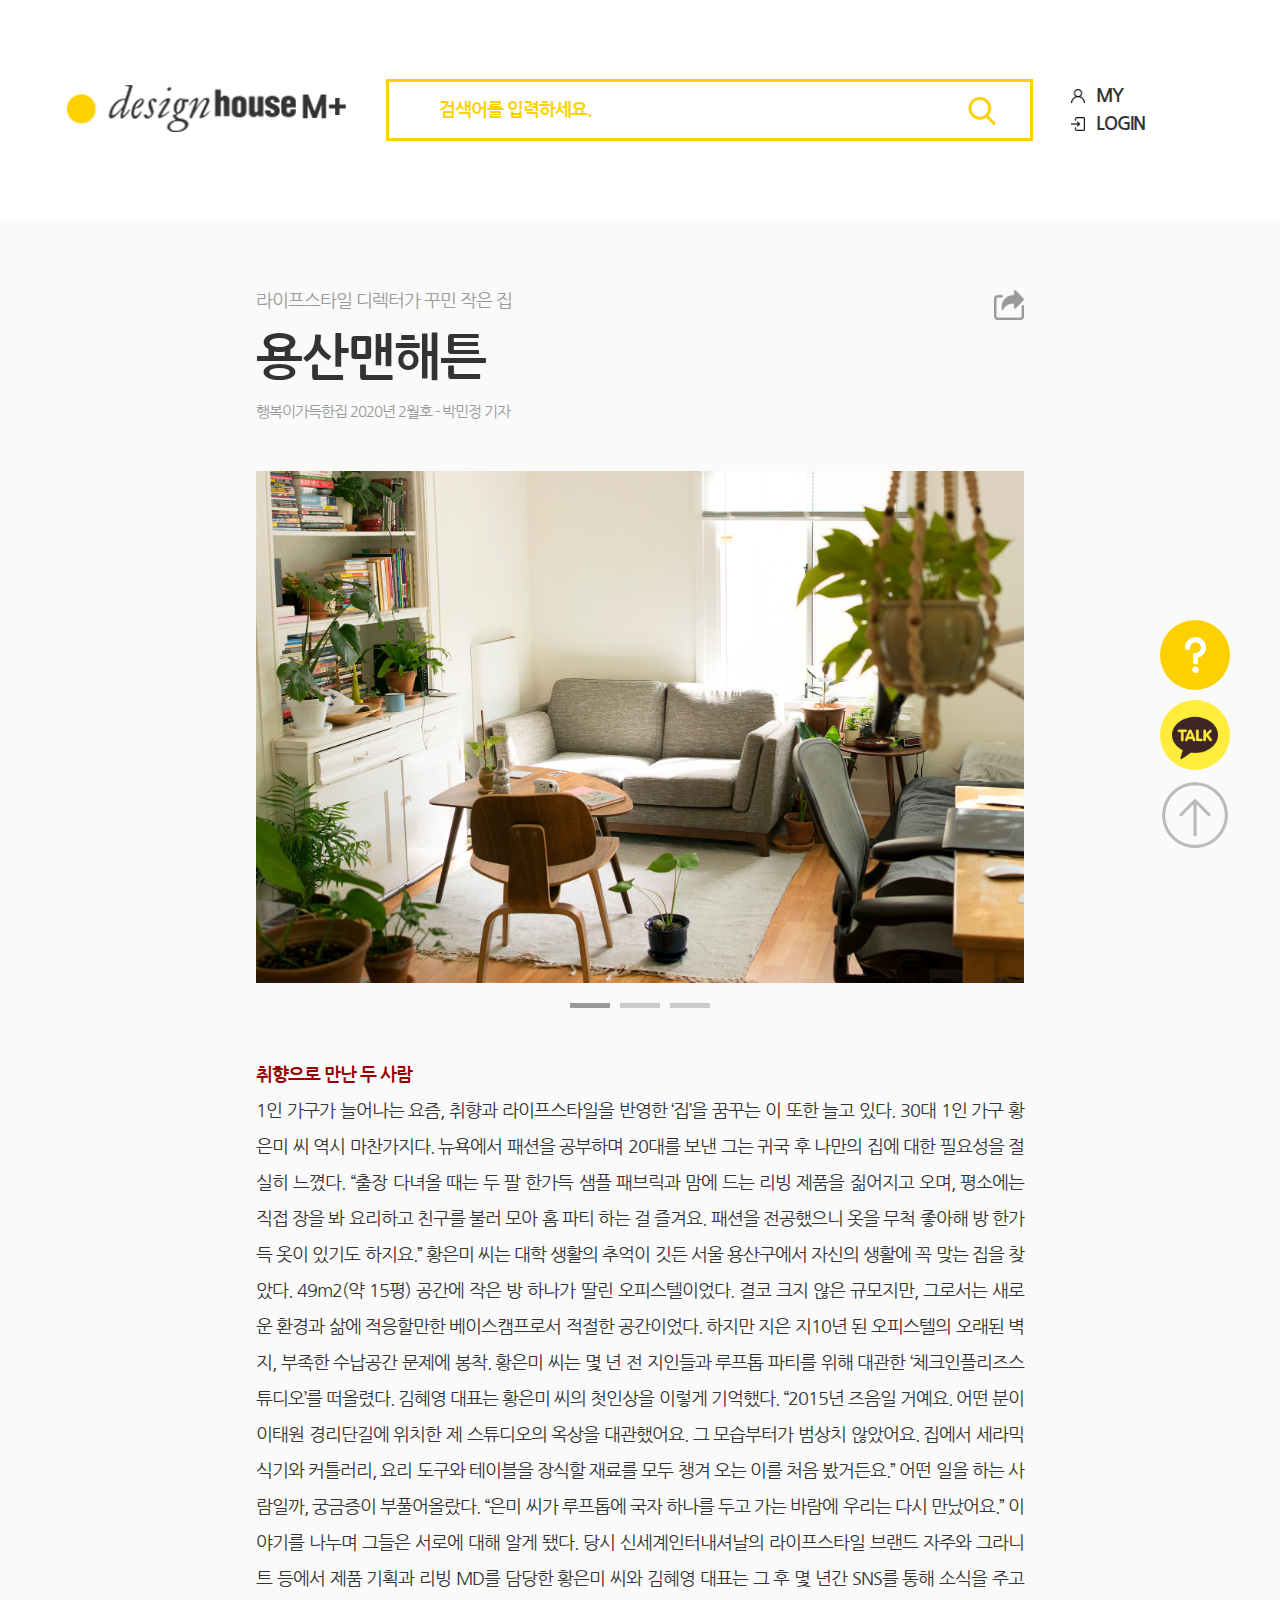
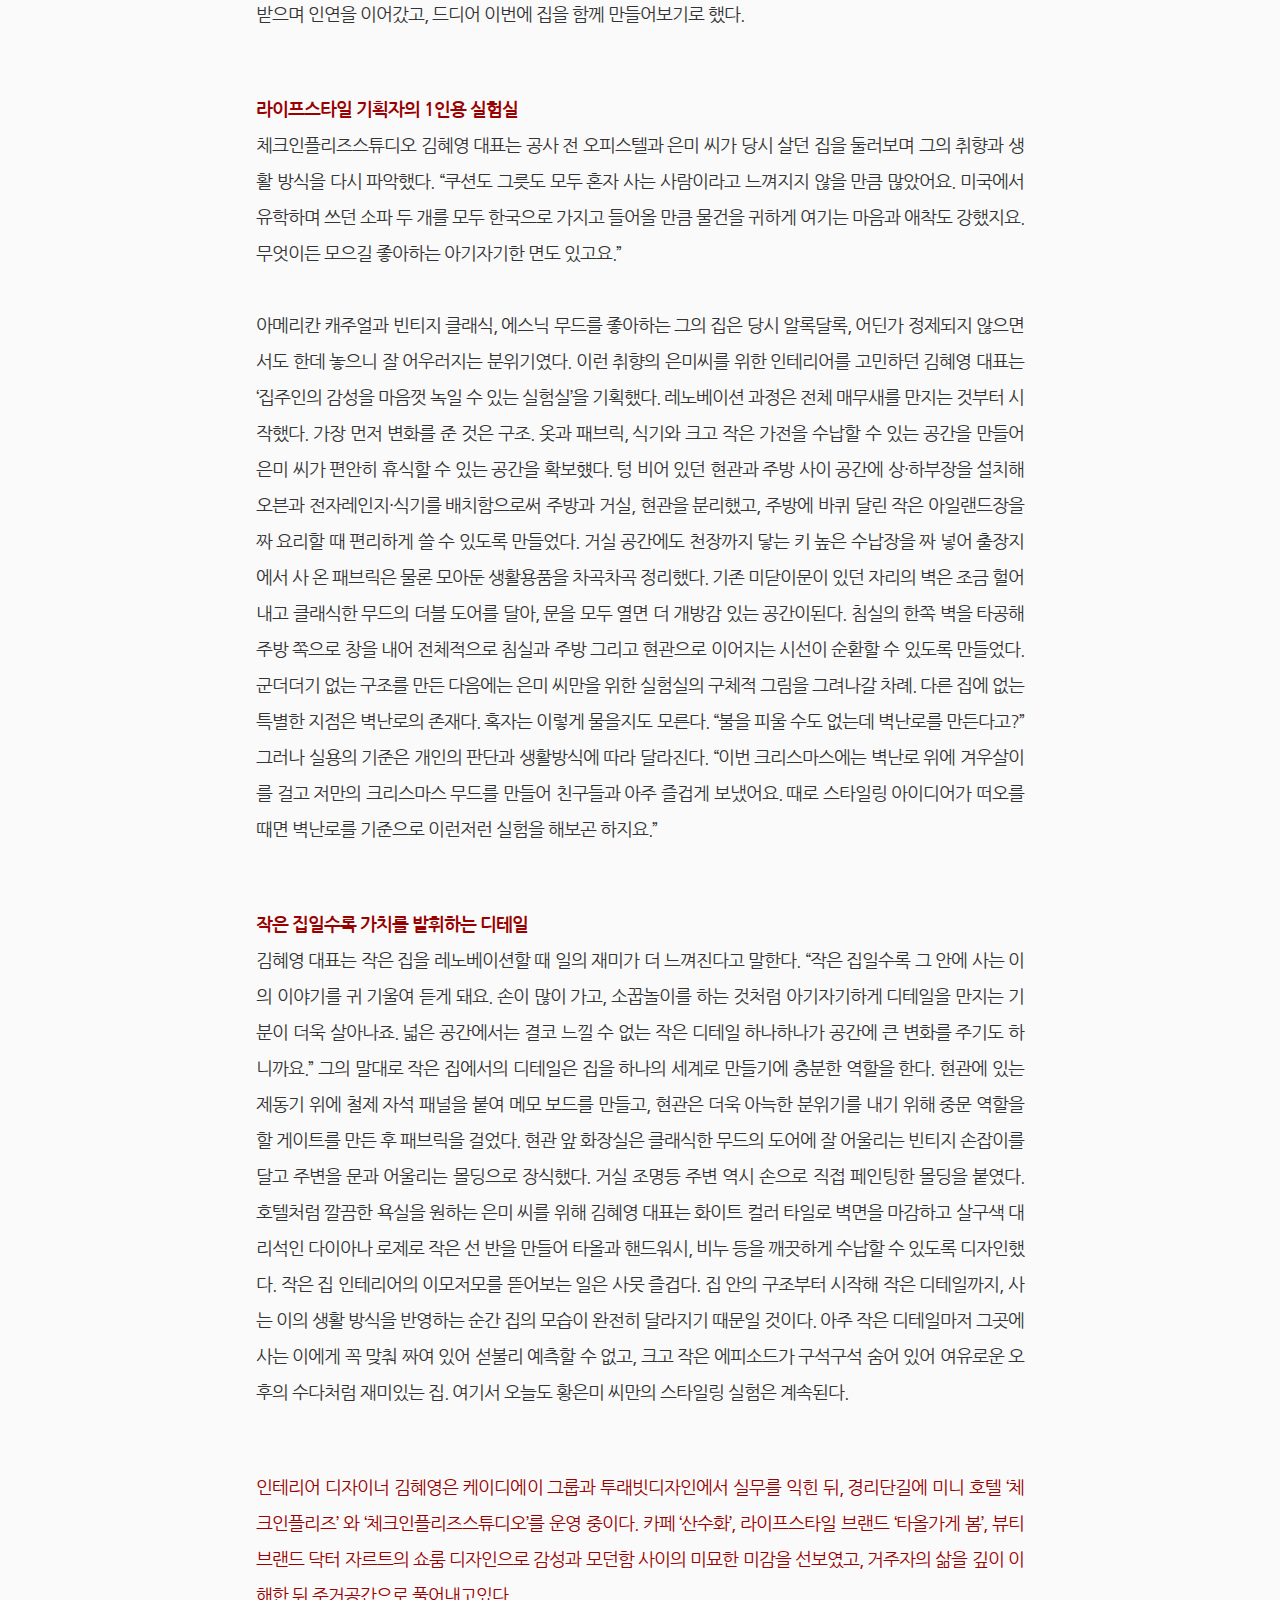
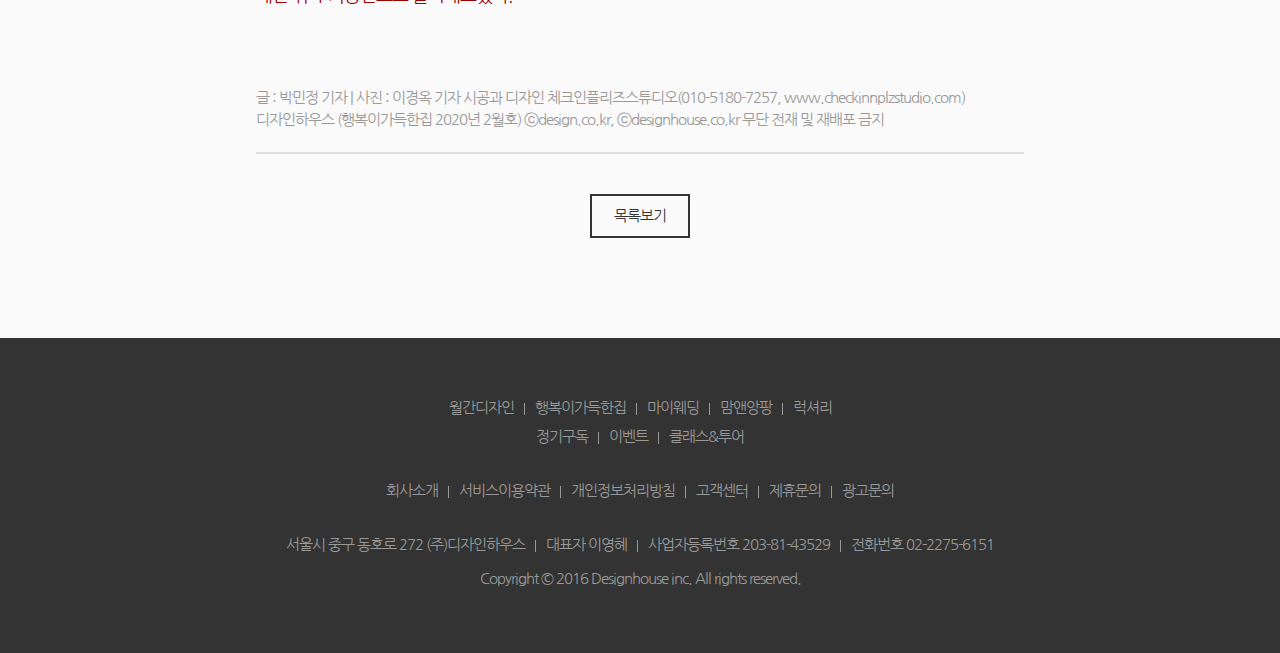
<file: detail2.html>
<!DOCTYPE html>
<html lang="ko">

<head>
    <meta charset="UTF-8">
    <meta http-equiv="X-UA-Compatible" content="IE=edge">
    <meta name="viewport" content="width=device-width, initial-scale=1">
    <title>디자인 하우스 M+</title>
    <link rel="stylesheet" href="css/detail.css">
    <link rel="icon" href="img/favicon.ico">
    <link href="https://fonts.googleapis.com/css?family=Nanum+Gothic:400,700,800|Nanum+Myeongjo&display=swap" rel="stylesheet">
    <script src="https://ajax.googleapis.com/ajax/libs/jquery/3.4.1/jquery.min.js"></script>
    <script src="js/common.js"></script>
    <script src="js/detail.js"></script>
</head>
<body>
    <div class="wrap">
        <header>
            <h1>
                <a href="index.html">
                    <img src="img/logo_03.png" alt="">
                </a>
            </h1>
            <div class="search_box">
                <form action="#">
                    <input type="text" placeholder="검색어를 입력하세요.">
                    <input type="submit" id="search" value="검색">
                    <label for="search"><img src="img/icon_search.png" alt="검색" title="검색"></label>
                </form>
            </div>
            <nav class="header_nav"> <a href="login.html">MY</a> <a href="login.html">LOGIN</a> </nav>
            <span></span>
        </header>
        <article>
            <div class="art_header">
                <span>라이프스타일 디렉터가 꾸민 작은 집</span>
                <div>
                    <h2>용산맨해튼</h2>
                    <small>행복이가득한집 2020년 2월호 - 박민정 기자</small>
                </div>
                <span><img src="img/icon_share_g.png" alt=""></span>
            </div>
            <div class="art_con">
                <figure>
                    <div class="more">
                        <img src="img/article_img_2.jpg" alt="">
                        <img src="img/article_img_2_1.jpg" alt="">
                        <img src="img/article_img_2_2.jpg" alt="">
                    </div>
                    <span>&lt;</span>
                    <span>&gt;</span>
                    <p class="this">
                        황은미 씨가 이 집에서 가장 좋아하는 공간으로 꼽는 거실 한쪽의 휴식 공간. 이곳에 앉아 스타일링 아이디어를 구상하거나 차를 마시며 일상에 활력을 더한다.
                    </p>
                    <p>
                        황은미 씨만을 위한 스타일링 실험실로 기획한 거실. 소파 두 개와 커피 테이블은 모두 미국 유학 당시 쓰던 것.
                    </p>
                    <p>
                        오른쪽 현관과 주방 사이에 짜 넣은 수납장은 공간을 분리하는 역할뿐 아니라 그릇과 소형 가전을 보관해 주방을 더욱 효율적으로 쓸 수 있도록 돕는다.
                    </p>
                </figure>
                <nav class="art_nav">
                    <span class="on"></span>
                    <span></span>
                    <span></span>
                </nav>
                <figcaption>
                    <p><small class="color">취향으로 만난 두 사람</small>
                    1인 가구가 늘어나는 요즘, 취향과 라이프스타일을 반영한 ‘집’을 꿈꾸는 이 또한 늘고 있다. 30대 1인 가구 황은미 씨 역시 마찬가지다. 뉴욕에서 패션을 공부하며 20대를 보낸 그는 귀국 후 나만의 집에 대한 필요성을 절실히 느꼈다. “출장 다녀올 때는 두 팔 한가득 샘플 패브릭과 맘에 드는 리빙 제품을 짊어지고 오며, 평소에는 직접 장을 봐 요리하고 친구를 불러 모아 홈 파티 하는 걸 즐겨요. 패션을 전공했으니 옷을 무척 좋아해 방 한가득 옷이 있기도 하지요.” 황은미 씨는 대학 생활의 추억이 깃든 서울 용산구에서 자신의 생활에 꼭 맞는 집을 찾았다. 49m2(약 15평) 공간에 작은 방 하나가 딸린 오피스텔이었다. 결코 크지 않은 규모지만, 그로서는 새로운 환경과 삶에 적응할만한 베이스캠프로서 적절한 공간이었다. 하지만 지은 지10년 된 오피스텔의 오래된 벽지, 부족한 수납공간 문제에 봉착. 황은미 씨는 몇 년 전 지인들과 루프톱 파티를 위해 대관한 ‘체크인플리즈스튜디오’를 떠올렸다. 김혜영 대표는 황은미 씨의 첫인상을 이렇게 기억했다. “2015년 즈음일 거예요. 어떤 분이 이태원 경리단길에 위치한 제 스튜디오의 옥상을 대관했어요. 그 모습부터가 범상치 않았어요. 집에서 세라믹 식기와 커틀러리, 요리 도구와 테이블을 장식할 재료를 모두 챙겨 오는 이를 처음 봤거든요.” 어떤 일을 하는 사람일까, 궁금증이 부풀어올랐다. “은미 씨가 루프톱에 국자 하나를 두고 가는 바람에 우리는 다시 만났어요.” 이야기를 나누며 그들은 서로에 대해 알게 됐다. 당시 신세계인터내셔날의 라이프스타일 브랜드 자주와 그라니트 등에서 제품 기획과 리빙 MD를 담당한 황은미 씨와 김혜영 대표는 그 후 몇 년간 SNS를 통해 소식을 주고받으며 인연을 이어갔고, 드디어 이번에 집을 함께 만들어보기로 했다.</p>
                    <p>
                    <small class="color">라이프스타일 기획자의 1인용 실험실</small>
                    체크인플리즈스튜디오 김혜영 대표는 공사 전 오피스텔과 은미 씨가 당시 살던 집을 둘러보며 그의 취향과 생활 방식을 다시 파악했다. “쿠션도 그릇도 모두 혼자 사는 사람이라고 느껴지지 않을 만큼 많았어요. 미국에서 유학하며 쓰던 소파 두 개를 모두 한국으로 가지고 들어올 만큼 물건을 귀하게 여기는 마음과 애착도 강했지요. 무엇이든 모으길 좋아하는 아기자기한 면도 있고요.”
                    
                    아메리칸 캐주얼과 빈티지 클래식, 에스닉 무드를 좋아하는 그의 집은 당시 알록달록, 어딘가 정제되지 않으면서도 한데 놓으니 잘 어우러지는 분위기였다. 이런 취향의 은미씨를 위한 인테리어를 고민하던 김혜영 대표는 ‘집주인의 감성을 마음껏 녹일 수 있는 실험실’을 기획했다. 레노베이션 과정은 전체 매무새를 만지는 것부터 시작했다. 가장 먼저 변화를 준 것은 구조. 옷과 패브릭, 식기와 크고 작은 가전을 수납할 수 있는 공간을 만들어 은미 씨가 편안히 휴식할 수 있는 공간을 확보헀다. 텅 비어 있던 현관과 주방 사이 공간에 상·하부장을 설치해 오븐과 전자레인지·식기를 배치함으로써 주방과 거실, 현관을 분리했고, 주방에 바퀴 달린 작은 아일랜드장을 짜 요리할 때 편리하게 쓸 수 있도록 만들었다. 거실 공간에도 천장까지 닿는 키 높은 수납장을 짜 넣어 출장지에서 사 온 패브릭은 물론 모아둔 생활용품을 차곡차곡 정리했다. 기존 미닫이문이 있던 자리의 벽은 조금 헐어내고 클래식한 무드의 더블 도어를 달아, 문을 모두 열면 더 개방감 있는 공간이된다. 침실의 한쪽 벽을 타공해 주방 쪽으로 창을 내어 전체적으로 침실과 주방 그리고 현관으로 이어지는 시선이 순환할 수 있도록 만들었다. 군더더기 없는 구조를 만든 다음에는 은미 씨만을 위한 실험실의 구체적 그림을 그려나갈 차례. 다른 집에 없는 특별한 지점은 벽난로의 존재다. 혹자는 이렇게 물을지도 모른다. “불을 피울 수도 없는데 벽난로를 만든다고?” 그러나 실용의 기준은 개인의 판단과 생활방식에 따라 달라진다. “이번 크리스마스에는 벽난로 위에 겨우살이를 걸고 저만의 크리스마스 무드를 만들어 친구들과 아주 즐겁게 보냈어요. 때로 스타일링 아이디어가 떠오를 때면 벽난로를 기준으로 이런저런 실험을 해보곤 하지요.”</p>
                    <p>
                    <small class="color">작은 집일수록 가치를 발휘하는 디테일</small>
                    김혜영 대표는 작은 집을 레노베이션할 때 일의 재미가 더 느껴진다고 말한다. “작은 집일수록 그 안에 사는 이의 이야기를 귀 기울여 듣게 돼요. 손이 많이 가고, 소꿉놀이를 하는 것처럼 아기자기하게 디테일을 만지는 기분이 더욱 살아나죠. 넓은 공간에서는 결코 느낄 수 없는 작은 디테일 하나하나가 공간에 큰 변화를 주기도 하니까요.” 그의 말대로 작은 집에서의 디테일은 집을 하나의 세계로 만들기에 충분한 역할을 한다. 현관에 있는 제동기 위에 철제 자석 패널을 붙여 메모 보드를 만들고, 현관은 더욱 아늑한 분위기를 내기 위해 중문 역할을 할 게이트를 만든 후 패브릭을 걸었다. 현관 앞 화장실은 클래식한 무드의 도어에 잘 어울리는 빈티지 손잡이를 달고 주변을 문과 어울리는 몰딩으로 장식했다. 거실 조명등 주변 역시 손으로 직접 페인팅한 몰딩을 붙였다. 호텔처럼 깔끔한 욕실을 원하는 은미 씨를 위해 김혜영 대표는 화이트 컬러 타일로 벽면을 마감하고 살구색 대리석인 다이아나 로제로 작은 선 반을 만들어 타올과 핸드워시, 비누 등을 깨끗하게 수납할 수 있도록 디자인했다. 작은 집 인테리어의 이모저모를 뜯어보는 일은 사뭇 즐겁다. 집 안의 구조부터 시작해 작은 디테일까지, 사는 이의 생활 방식을 반영하는 순간 집의 모습이 완전히 달라지기 때문일 것이다. 아주 작은 디테일마저 그곳에 사는 이에게 꼭 맞춰 짜여 있어 섣불리 예측할 수 없고, 크고 작은 에피소드가 구석구석 숨어 있어 여유로운 오후의 수다처럼 재미있는 집. 여기서 오늘도 황은미 씨만의 스타일링 실험은 계속된다.</p>
                    <p class="color">
                    인테리어 디자이너 김혜영은 케이디에이 그룹과 투래빗디자인에서 실무를 익힌 뒤, 경리단길에 미니 호텔 ‘체크인플리즈’ 와 ‘체크인플리즈스튜디오’를 운영 중이다. 카페 ‘산수화’, 라이프스타일 브랜드 ‘타올가게 봄’, 뷰티 브랜드 닥터 자르트의 쇼룸 디자인으로 감성과 모던함 사이의 미묘한 미감을 선보였고, 거주자의 삶을 깊이 이해한 뒤 주거공간으로 풀어내고있다.</p>
                </figcaption>
            </div>
            <div class="art_footer">
                <span>글 : 박민정 기자 | 사진 : 이경옥 기자 시공과 디자인 체크인플리즈스튜디오(010-5180-7257, www.checkinnplzstudio.com)</span>
                <span>디자인하우스 (행복이가득한집 2020년 2월호) ⓒdesign.co.kr, ⓒdesignhouse.co.kr 무단 전재 및 재배포 금지</span>
                <div></div>
                <a href="">목록보기</a>
            </div>
        </article>
        <aside>
            <a href="#"></a>
            <a href="https://pf.kakao.com/_aQyxdu" target="_blank"></a>
            <a href="#top"></a> <span id="top"></span> </aside>
        <footer>
            <ul>
                <li><a href="http://mdesign.designhouse.co.kr/">월간디자인</a></li>
                <li><a href="http://happy.designhouse.co.kr/">행복이가득한집</a></li>
                <li><a href="http://mywedding.designhouse.co.kr/">마이웨딩</a></li>
                <li><a href="http://enfant.designhouse.co.kr/">맘앤앙팡</a></li>
                <li><a href="http://luxury.designhouse.co.kr/">럭셔리</a></li>
            </ul>
            <ul>
                <li><a href="subscription.html">정기구독</a></li>
                <li><a href="event.html">이벤트</a></li>
                <li><a href="class_tour.html">클래스&amp;투어</a></li>
            </ul>
            <ul>
                <li><a href="http://company.designhouse.co.kr/">회사소개</a></li>
                <li><a href="http://www.designhouse.co.kr/common/agreement">서비스이용약관</a></li>
                <li><a href="#">개인정보처리방침</a></li>
                <li><a href="http://www.designhouse.co.kr/cs">고객센터</a></li>
                <li><a href="http://www.designhouse.co.kr/cs/partner">제휴문의</a></li>
                <li><a href="http://www.designhouse.co.kr/cs/adv_custom">광고문의</a></li>
            </ul>
            <ul>
                <li>서울시 중구 동호로 272 (주)디자인하우스</li>
                <li>대표자 이영혜</li>
                <li>사업자등록번호 203-81-43529</li>
                <li>전화번호 02-2275-6151</li>
            </ul> <span>Copyright &copy; 2016 Designhouse inc. All rights reserved.</span> </footer>
    </div>
</body>

</html>
</file>
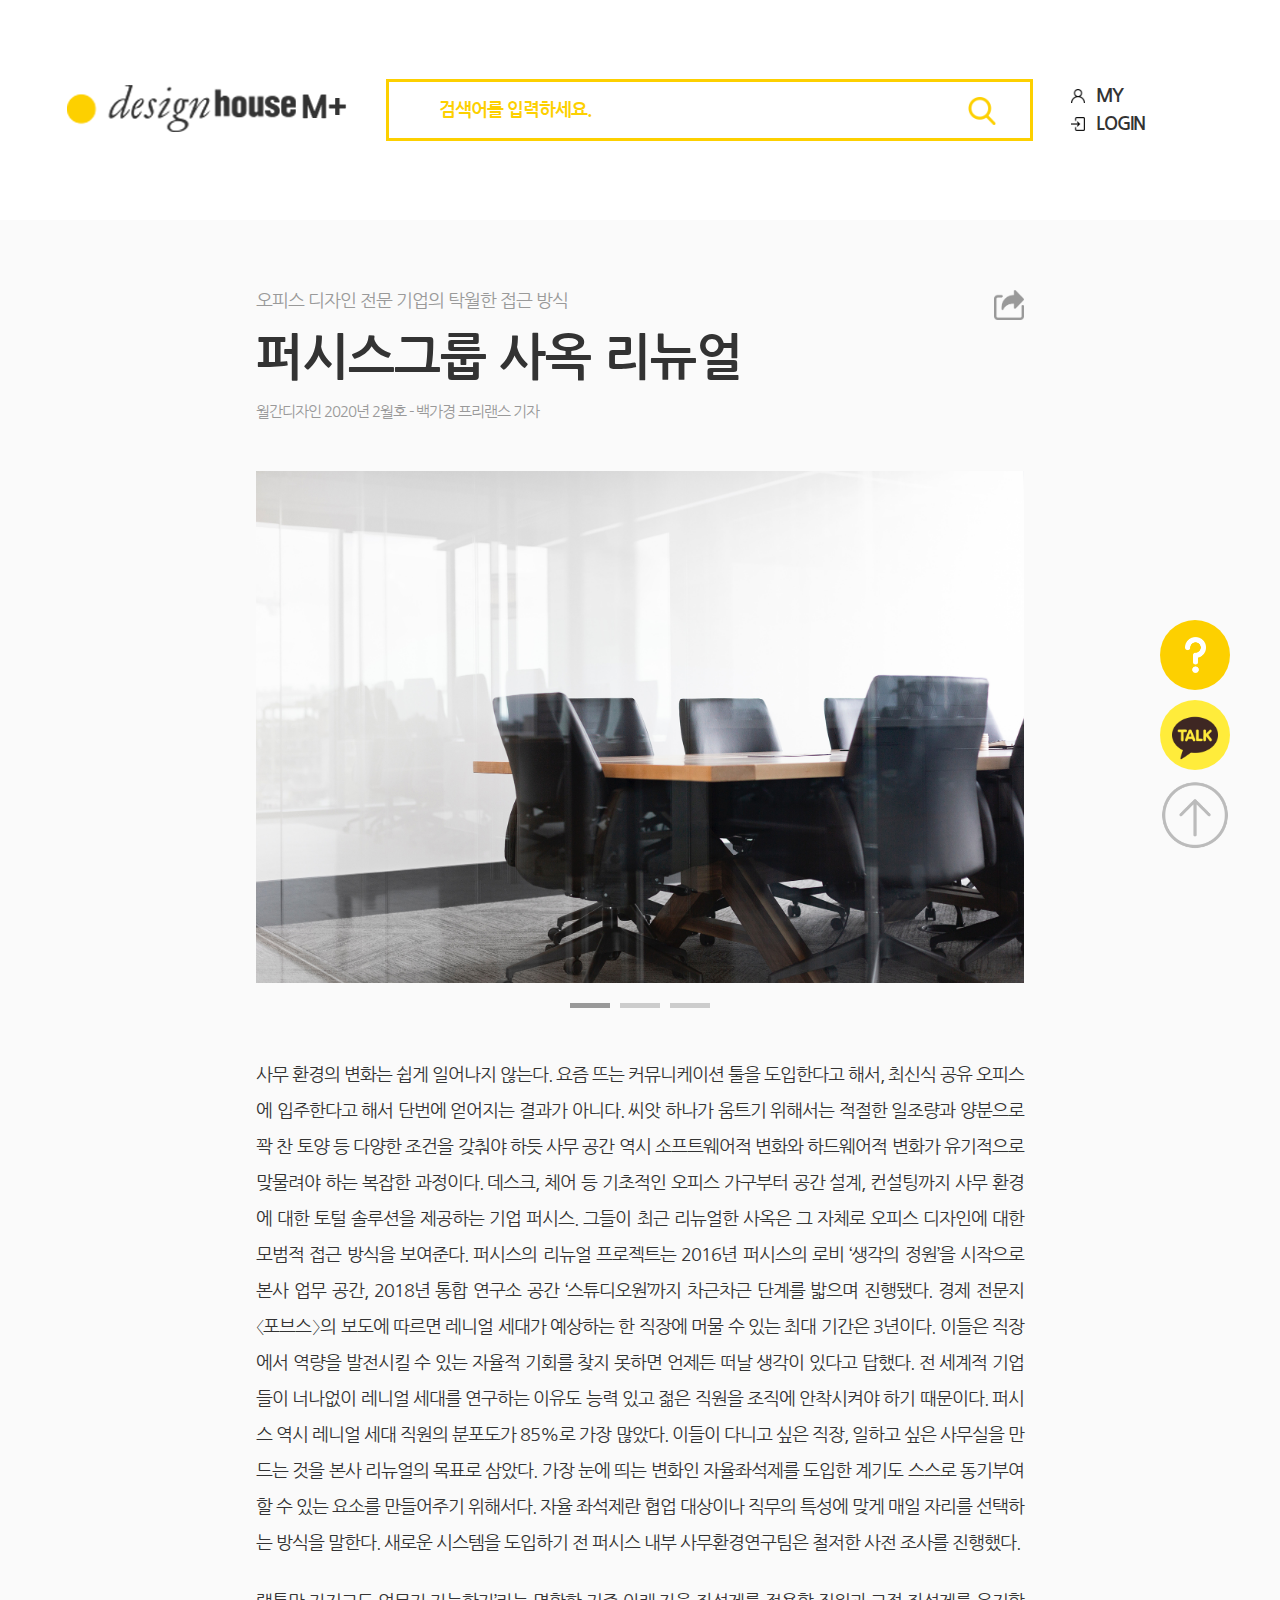
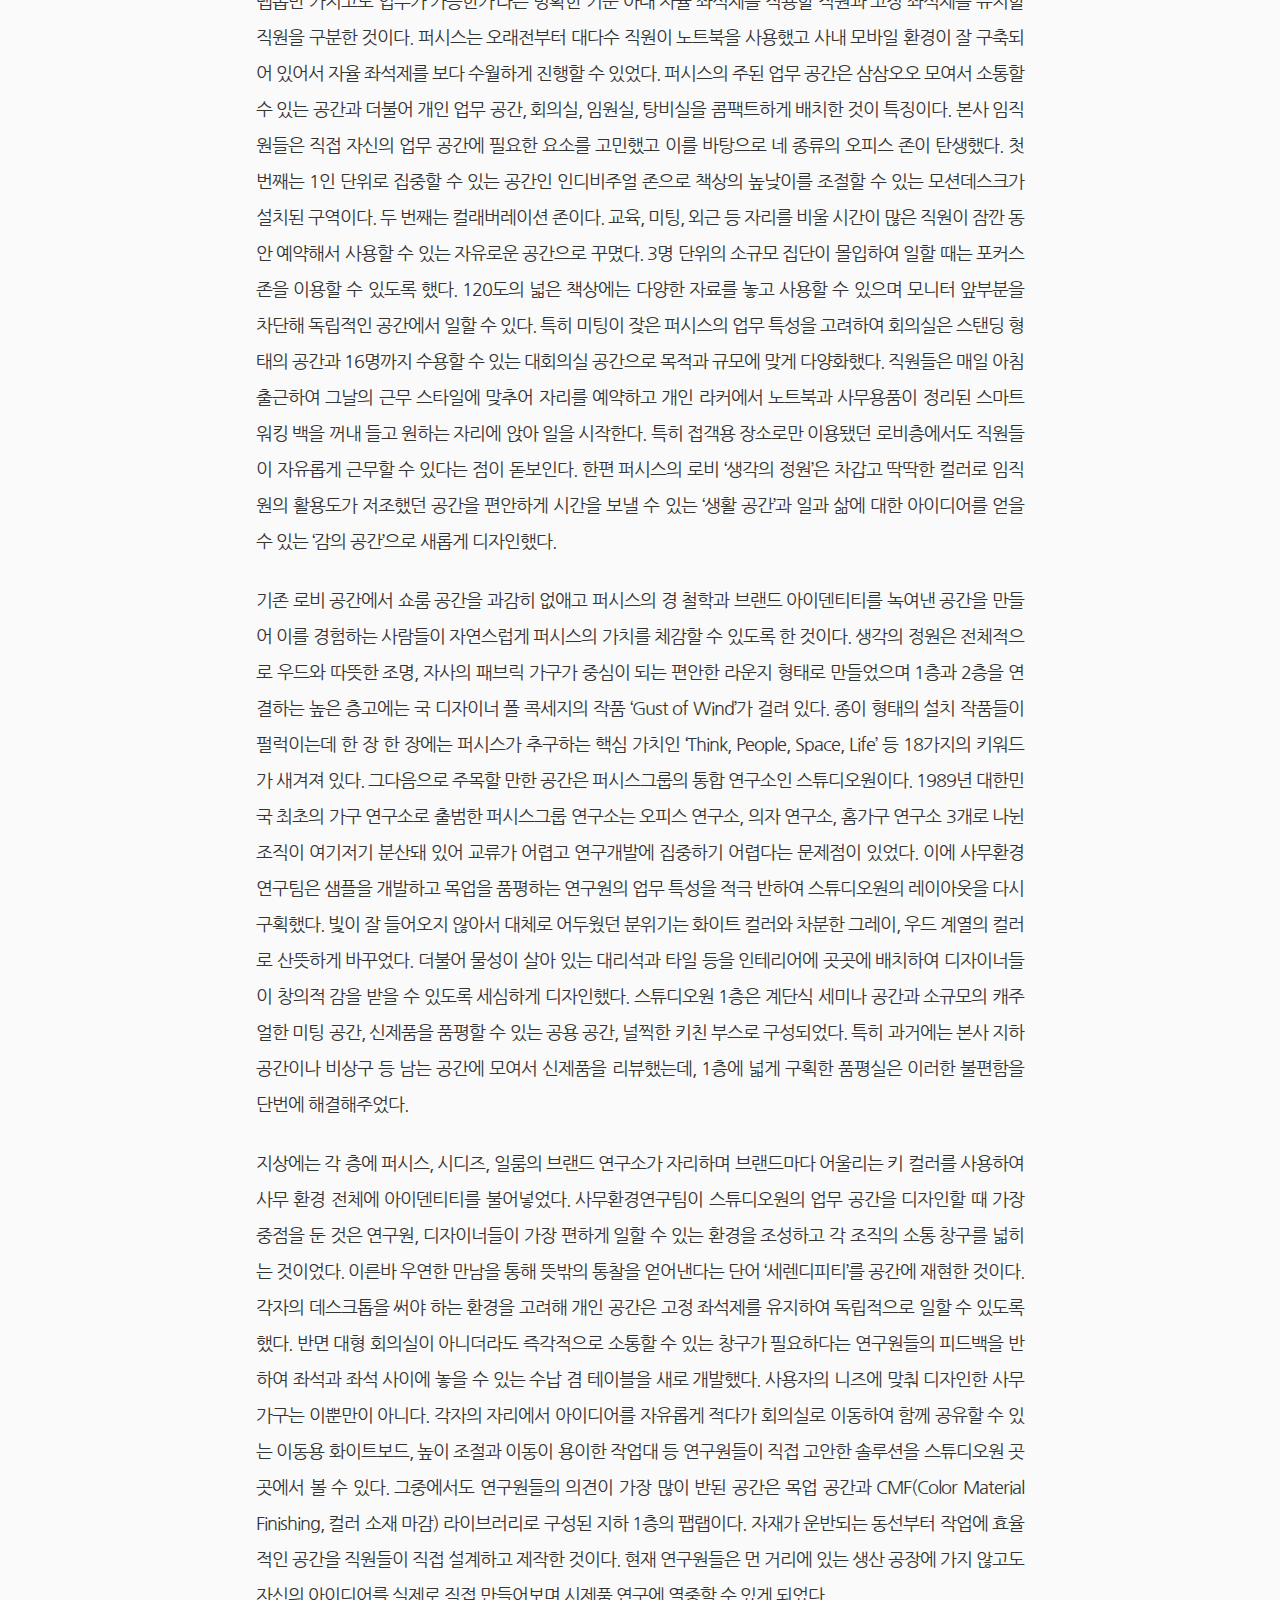
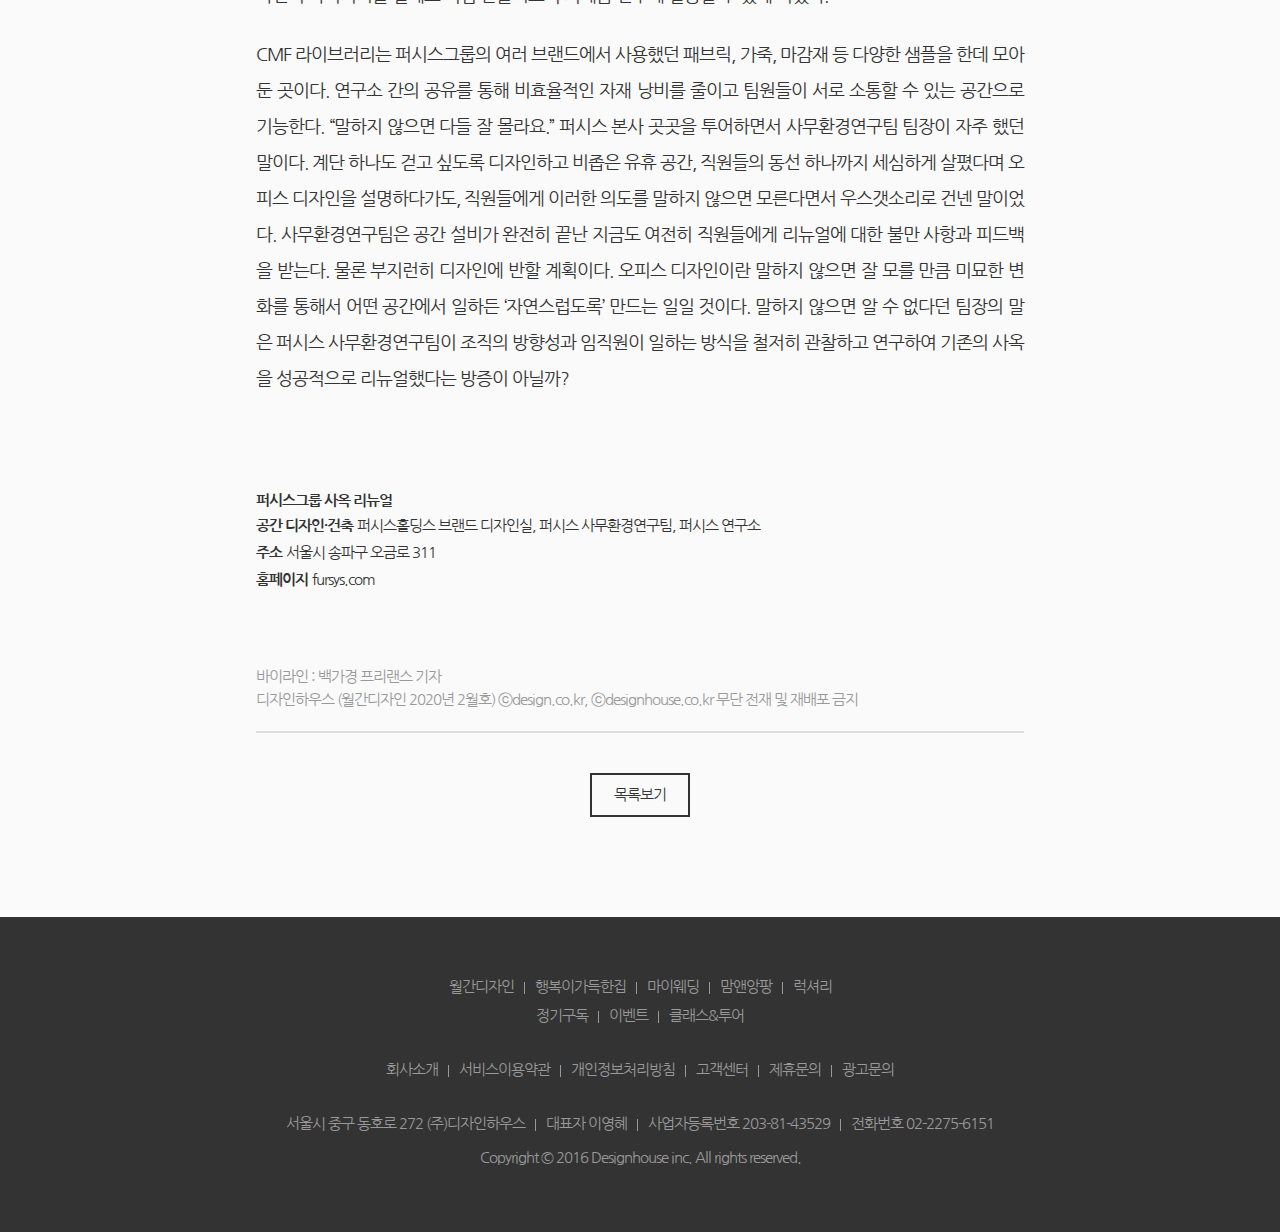
<file: detail3.html>
<!DOCTYPE html>
<html lang="ko">

<head>
    <meta charset="UTF-8">
    <meta http-equiv="X-UA-Compatible" content="IE=edge">
    <meta name="viewport" content="width=device-width, initial-scale=1">
    <title>디자인 하우스 M+</title>
    <link rel="stylesheet" href="css/detail.css">
    <link rel="icon" href="img/favicon.ico">
    <link href="https://fonts.googleapis.com/css?family=Nanum+Gothic:400,700,800|Nanum+Myeongjo&display=swap" rel="stylesheet">
    <script src="https://ajax.googleapis.com/ajax/libs/jquery/3.4.1/jquery.min.js"></script>
    <script src="js/common.js"></script>
    <script src="js/detail.js"></script>
</head>
<body>
    <div class="wrap">
        <header>
            <h1>
                <a href="index.html">
                    <img src="img/logo_03.png" alt="">
                </a>
            </h1>
            <div class="search_box">
                <form action="#">
                    <input type="text" placeholder="검색어를 입력하세요.">
                    <input type="submit" id="search" value="검색">
                    <label for="search"><img src="img/icon_search.png" alt="검색" title="검색"></label>
                </form>
            </div>
            <nav class="header_nav"> <a href="login.html">MY</a> <a href="login.html">LOGIN</a> </nav>
            <span></span>
        </header>
        <article>
            <div class="art_header">
                <span>오피스 디자인 전문 기업의 탁월한 접근 방식</span>
                <div>
                    <h2>퍼시스그룹 사옥 리뉴얼</h2>
                    <small>월간디자인 2020년 2월호 - 백가경 프리랜스 기자</small>
                </div>
                <span><img src="img/icon_share_g.png" alt=""></span>
            </div>
            <div class="art_con">
                <figure>
                    <div class="more">
                        <img src="img/article_img_3.jpg" alt="">
                        <img src="img/article_img_3_1.jpg" alt="">
                        <img src="img/article_img_3_2.jpg" alt="">
                    </div>
                    <span>&lt;</span>
                    <span>&gt;</span>
                    <p class="this">
                        본사 업무 공간 중 컬래버레이션 존. 여러 명이 자유롭게 협업할 수 있는 공간이다.
                    </p>
                    <p>
                        우드와 따뜻한 조명, 자사의 패브릭 가구가 중심이 된 생각의 정원. 임직원들이 편하게 모여 휴식하거나 개인적인 사무 공간으로 활용할 수 있도록 코지한 분위기로 꾸몄다.
                    </p>
                    <p>
                        퍼시스 본사의 업무 공간. 1명 단위로 집중할 수 있는 공간인 인디비주얼 존은 책상의 높낮이를 조절할 수 있는 자사의 모션데스크가 설치돼 있다. 반면 자리 비울 시간이 많은 직원들은 잠깐 동안 사용할 수 있는 컬래버레이션 존을 주로 이용한다.
                    </p>
                </figure>
                <nav class="art_nav">
                    <span class="on"></span>
                    <span></span>
                    <span></span>
                </nav>
                <figcaption>
                    <p>사무 환경의 변화는 쉽게 일어나지 않는다. 요즘 뜨는 커뮤니케이션 툴을 도입한다고 해서, 최신식 공유 오피스에 입주한다고 해서 단번에 얻어지는 결과가 아니다. 씨앗 하나가 움트기 위해서는 적절한 일조량과 양분으로 꽉 찬 토양 등 다양한 조건을 갖춰야 하듯 사무 공간 역시 소프트웨어적 변화와 하드웨어적 변화가 유기적으로 맞물려야 하는 복잡한 과정이다. 데스크, 체어 등 기초적인 오피스 가구부터 공간 설계, 컨설팅까지 사무 환경에 대한 토털 솔루션을 제공하는 기업 퍼시스. 그들이 최근 리뉴얼한 사옥은 그 자체로 오피스 디자인에 대한 모범적 접근 방식을 보여준다. 퍼시스의 리뉴얼 프로젝트는 2016년 퍼시스의 로비 ‘생각의 정원’을 시작으로 본사 업무 공간, 2018년 통합 연구소 공간 ‘스튜디오원’까지 차근차근 단계를 밟으며 진행됐다. 경제 전문지 〈포브스〉의 보도에 따르면 레니얼 세대가 예상하는 한 직장에 머물 수 있는 최대 기간은 3년이다. 이들은 직장에서 역량을 발전시킬 수 있는 자율적 기회를 찾지 못하면 언제든 떠날 생각이 있다고 답했다. 전 세계적 기업들이 너나없이 레니얼 세대를 연구하는 이유도 능력 있고 젊은 직원을 조직에 안착시켜야 하기 때문이다. 퍼시스 역시 레니얼 세대 직원의 분포도가 85%로 가장 많았다. 이들이 다니고 싶은 직장, 일하고 싶은 사무실을 만드는 것을 본사 리뉴얼의 목표로 삼았다. 가장 눈에 띄는 변화인 자율좌석제를 도입한 계기도 스스로 동기부여할 수 있는 요소를 만들어주기 위해서다. 자율 좌석제란 협업 대상이나 직무의 특성에 맞게 매일 자리를 선택하는 방식을 말한다. 새로운 시스템을 도입하기 전 퍼시스 내부 사무환경연구팀은 철저한 사전 조사를 진행했다.</p>
                    <p>랩톱만 가지고도 업무가 가능한가’라는 명확한 기준 아래 자율 좌석제를 적용할 직원과 고정 좌석제를 유지할 직원을 구분한 것이다. 퍼시스는 오래전부터 대다수 직원이 노트북을 사용했고 사내 모바일 환경이 잘 구축되어 있어서 자율 좌석제를 보다 수월하게 진행할 수 있었다. 퍼시스의 주된 업무 공간은 삼삼오오 모여서 소통할 수 있는 공간과 더불어 개인 업무 공간, 회의실, 임원실, 탕비실을 콤팩트하게 배치한 것이 특징이다. 본사 임직원들은 직접 자신의 업무 공간에 필요한 요소를 고민했고 이를 바탕으로 네 종류의 오피스 존이 탄생했다. 첫 번째는 1인 단위로 집중할 수 있는 공간인 인디비주얼 존으로 책상의 높낮이를 조절할 수 있는 모션데스크가 설치된 구역이다. 두 번째는 컬래버레이션 존이다. 교육, 미팅, 외근 등 자리를 비울 시간이 많은 직원이 잠깐 동안 예약해서 사용할 수 있는 자유로운 공간으로 꾸몄다. 3명 단위의 소규모 집단이 몰입하여 일할 때는 포커스 존을 이용할 수 있도록 했다. 120도의 넓은 책상에는 다양한 자료를 놓고 사용할 수 있으며 모니터 앞부분을 차단해 독립적인 공간에서 일할 수 있다. 특히 미팅이 잦은 퍼시스의 업무 특성을 고려하여 회의실은 스탠딩 형태의 공간과 16명까지 수용할 수 있는 대회의실 공간으로 목적과 규모에 맞게 다양화했다. 직원들은 매일 아침 출근하여 그날의 근무 스타일에 맞추어 자리를 예약하고 개인 라커에서 노트북과 사무용품이 정리된 스마트 워킹 백을 꺼내 들고 원하는 자리에 앉아 일을 시작한다. 특히 접객용 장소로만 이용됐던 로비층에서도 직원들이 자유롭게 근무할 수 있다는 점이 돋보인다. 한편 퍼시스의 로비 ‘생각의 정원’은 차갑고 딱딱한 컬러로 임직원의 활용도가 저조했던 공간을 편안하게 시간을 보낼 수 있는 ‘생활 공간’과 일과 삶에 대한 아이디어를 얻을 수 있는 ‘감의 공간’으로 새롭게 디자인했다.</p>
                    <p>기존 로비 공간에서 쇼룸 공간을 과감히 없애고 퍼시스의 경 철학과 브랜드 아이덴티티를 녹여낸 공간을 만들어 이를 경험하는 사람들이 자연스럽게 퍼시스의 가치를 체감할 수 있도록 한 것이다. 생각의 정원은 전체적으로 우드와 따뜻한 조명, 자사의 패브릭 가구가 중심이 되는 편안한 라운지 형태로 만들었으며 1층과 2층을 연결하는 높은 층고에는 국 디자이너 폴 콕세지의 작품 ‘Gust of Wind’가 걸려 있다. 종이 형태의 설치 작품들이 펄럭이는데 한 장 한 장에는 퍼시스가 추구하는 핵심 가치인 ‘Think, People, Space, Life’ 등 18가지의 키워드가 새겨져 있다. 그다음으로 주목할 만한 공간은 퍼시스그룹의 통합 연구소인 스튜디오원이다. 1989년 대한민국 최초의 가구 연구소로 출범한 퍼시스그룹 연구소는 오피스 연구소, 의자 연구소, 홈가구 연구소 3개로 나뉜 조직이 여기저기 분산돼 있어 교류가 어렵고 연구개발에 집중하기 어렵다는 문제점이 있었다. 이에 사무환경연구팀은 샘플을 개발하고 목업을 품평하는 연구원의 업무 특성을 적극 반하여 스튜디오원의 레이아웃을 다시 구획했다. 빛이 잘 들어오지 않아서 대체로 어두웠던 분위기는 화이트 컬러와 차분한 그레이, 우드 계열의 컬러로 산뜻하게 바꾸었다. 더불어 물성이 살아 있는 대리석과 타일 등을 인테리어에 곳곳에 배치하여 디자이너들이 창의적 감을 받을 수 있도록 세심하게 디자인했다. 스튜디오원 1층은 계단식 세미나 공간과 소규모의 캐주얼한 미팅 공간, 신제품을 품평할 수 있는 공용 공간, 널찍한 키친 부스로 구성되었다. 특히 과거에는 본사 지하 공간이나 비상구 등 남는 공간에 모여서 신제품을 리뷰했는데, 1층에 넓게 구획한 품평실은 이러한 불편함을 단번에 해결해주었다.</p>
                    <p>지상에는 각 층에 퍼시스, 시디즈, 일룸의 브랜드 연구소가 자리하며 브랜드마다 어울리는 키 컬러를 사용하여 사무 환경 전체에 아이덴티티를 불어넣었다. 사무환경연구팀이 스튜디오원의 업무 공간을 디자인할 때 가장 중점을 둔 것은 연구원, 디자이너들이 가장 편하게 일할 수 있는 환경을 조성하고 각 조직의 소통 창구를 넓히는 것이었다. 이른바 우연한 만남을 통해 뜻밖의 통찰을 얻어낸다는 단어 ‘세렌디피티’를 공간에 재현한 것이다. 각자의 데스크톱을 써야 하는 환경을 고려해 개인 공간은 고정 좌석제를 유지하여 독립적으로 일할 수 있도록 했다. 반면 대형 회의실이 아니더라도 즉각적으로 소통할 수 있는 창구가 필요하다는 연구원들의 피드백을 반하여 좌석과 좌석 사이에 놓을 수 있는 수납 겸 테이블을 새로 개발했다. 사용자의 니즈에 맞춰 디자인한 사무 가구는 이뿐만이 아니다. 각자의 자리에서 아이디어를 자유롭게 적다가 회의실로 이동하여 함께 공유할 수 있는 이동용 화이트보드, 높이 조절과 이동이 용이한 작업대 등 연구원들이 직접 고안한 솔루션을 스튜디오원 곳곳에서 볼 수 있다. 그중에서도 연구원들의 의견이 가장 많이 반된 공간은 목업 공간과 CMF(Color Material Finishing, 컬러 소재 마감) 라이브러리로 구성된 지하 1층의 팹랩이다. 자재가 운반되는 동선부터 작업에 효율적인 공간을 직원들이 직접 설계하고 제작한 것이다. 현재 연구원들은 먼 거리에 있는 생산 공장에 가지 않고도 자신의 아이디어를 실제로 직접 만들어보며 시제품 연구에 열중할 수 있게 되었다.</p>
                    <p>CMF 라이브러리는 퍼시스그룹의 여러 브랜드에서 사용했던 패브릭, 가죽, 마감재 등 다양한 샘플을 한데 모아둔 곳이다. 연구소 간의 공유를 통해 비효율적인 자재 낭비를 줄이고 팀원들이 서로 소통할 수 있는 공간으로 기능한다. “말하지 않으면 다들 잘 몰라요.” 퍼시스 본사 곳곳을 투어하면서 사무환경연구팀 팀장이 자주 했던 말이다. 계단 하나도 걷고 싶도록 디자인하고 비좁은 유휴 공간, 직원들의 동선 하나까지 세심하게 살폈다며 오피스 디자인을 설명하다가도, 직원들에게 이러한 의도를 말하지 않으면 모른다면서 우스갯소리로 건넨 말이었다. 사무환경연구팀은 공간 설비가 완전히 끝난 지금도 여전히 직원들에게 리뉴얼에 대한 불만 사항과 피드백을 받는다. 물론 부지런히 디자인에 반할 계획이다. 오피스 디자인이란 말하지 않으면 잘 모를 만큼 미묘한 변화를 통해서 어떤 공간에서 일하든 ‘자연스럽도록’ 만드는 일일 것이다. 말하지 않으면 알 수 없다던 팀장의 말은 퍼시스 사무환경연구팀이 조직의 방향성과 임직원이 일하는 방식을 철저히 관찰하고 연구하여 기존의 사옥을 성공적으로 리뉴얼했다는 방증이 아닐까?</p>
                    
                    
                    
                    <em>퍼시스그룹 사옥 리뉴얼</em>
                    <dl> <dt>공간 디자인·건축</dt> <dd>퍼시스홀딩스 브랜드 디자인실, 퍼시스 사무환경연구팀, 퍼시스 연구소</dd>
                    <dt>주소</dt> <dd>서울시 송파구 오금로 311</dd>
                    <dt>홈페이지</dt> <dd>fursys.com</dd>
                    </dl>
                </figcaption>
            </div>
            <div class="art_footer">
                <span>바이라인 : 백가경 프리랜스 기자</span>
                <span>디자인하우스 (월간디자인 2020년 2월호) ⓒdesign.co.kr, ⓒdesignhouse.co.kr 무단 전재 및 재배포 금지</span>
                <div></div>
                <a href="">목록보기</a>
            </div>
        </article>
        <aside>
            <a href="#"></a>
            <a href="https://pf.kakao.com/_aQyxdu" target="_blank"></a>
            <a href="#top"></a> <span id="top"></span> </aside>
        <footer>
            <ul>
                <li><a href="http://mdesign.designhouse.co.kr/">월간디자인</a></li>
                <li><a href="http://happy.designhouse.co.kr/">행복이가득한집</a></li>
                <li><a href="http://mywedding.designhouse.co.kr/">마이웨딩</a></li>
                <li><a href="http://enfant.designhouse.co.kr/">맘앤앙팡</a></li>
                <li><a href="http://luxury.designhouse.co.kr/">럭셔리</a></li>
            </ul>
            <ul>
                <li><a href="subscription.html">정기구독</a></li>
                <li><a href="event.html">이벤트</a></li>
                <li><a href="class_tour.html">클래스&amp;투어</a></li>
            </ul>
            <ul>
                <li><a href="http://company.designhouse.co.kr/">회사소개</a></li>
                <li><a href="http://www.designhouse.co.kr/common/agreement">서비스이용약관</a></li>
                <li><a href="#">개인정보처리방침</a></li>
                <li><a href="http://www.designhouse.co.kr/cs">고객센터</a></li>
                <li><a href="http://www.designhouse.co.kr/cs/partner">제휴문의</a></li>
                <li><a href="http://www.designhouse.co.kr/cs/adv_custom">광고문의</a></li>
            </ul>
            <ul>
                <li>서울시 중구 동호로 272 (주)디자인하우스</li>
                <li>대표자 이영혜</li>
                <li>사업자등록번호 203-81-43529</li>
                <li>전화번호 02-2275-6151</li>
            </ul> <span>Copyright &copy; 2016 Designhouse inc. All rights reserved.</span> </footer>
    </div>
</body>

</html>
</file>
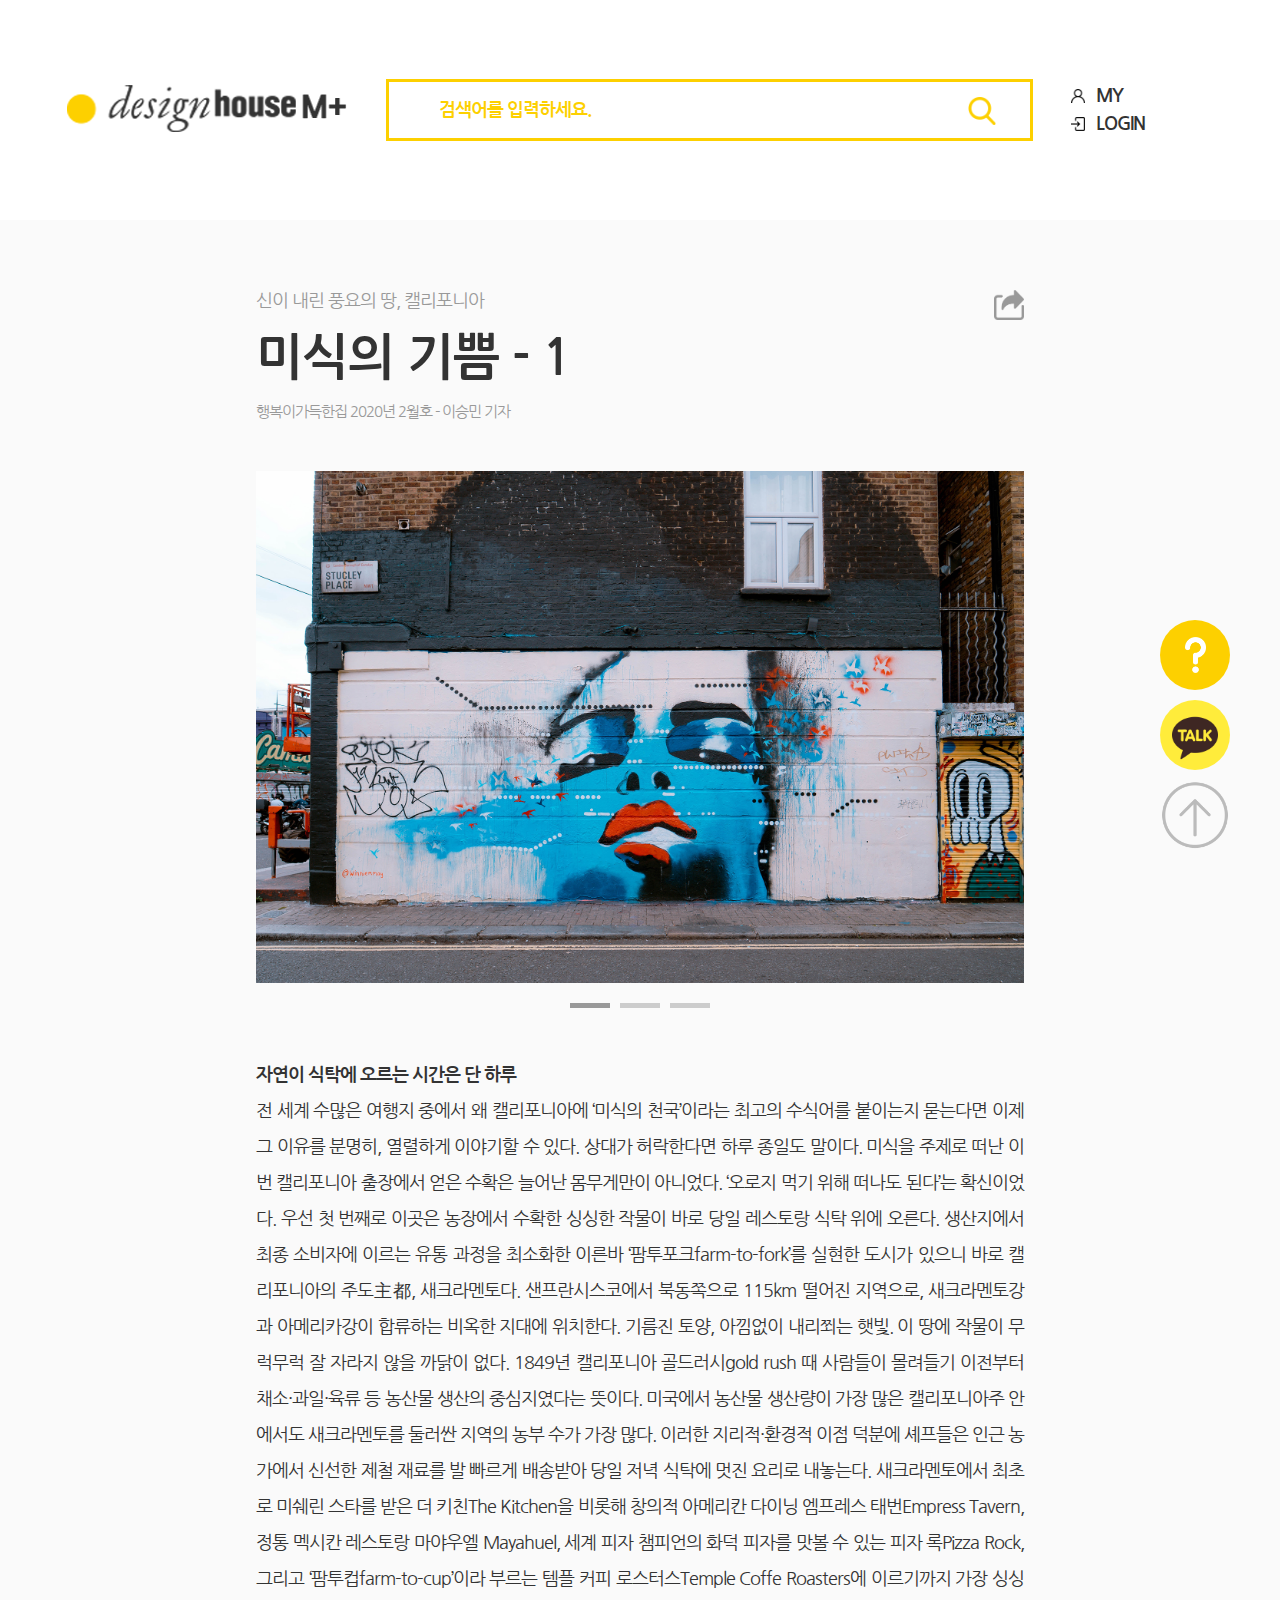
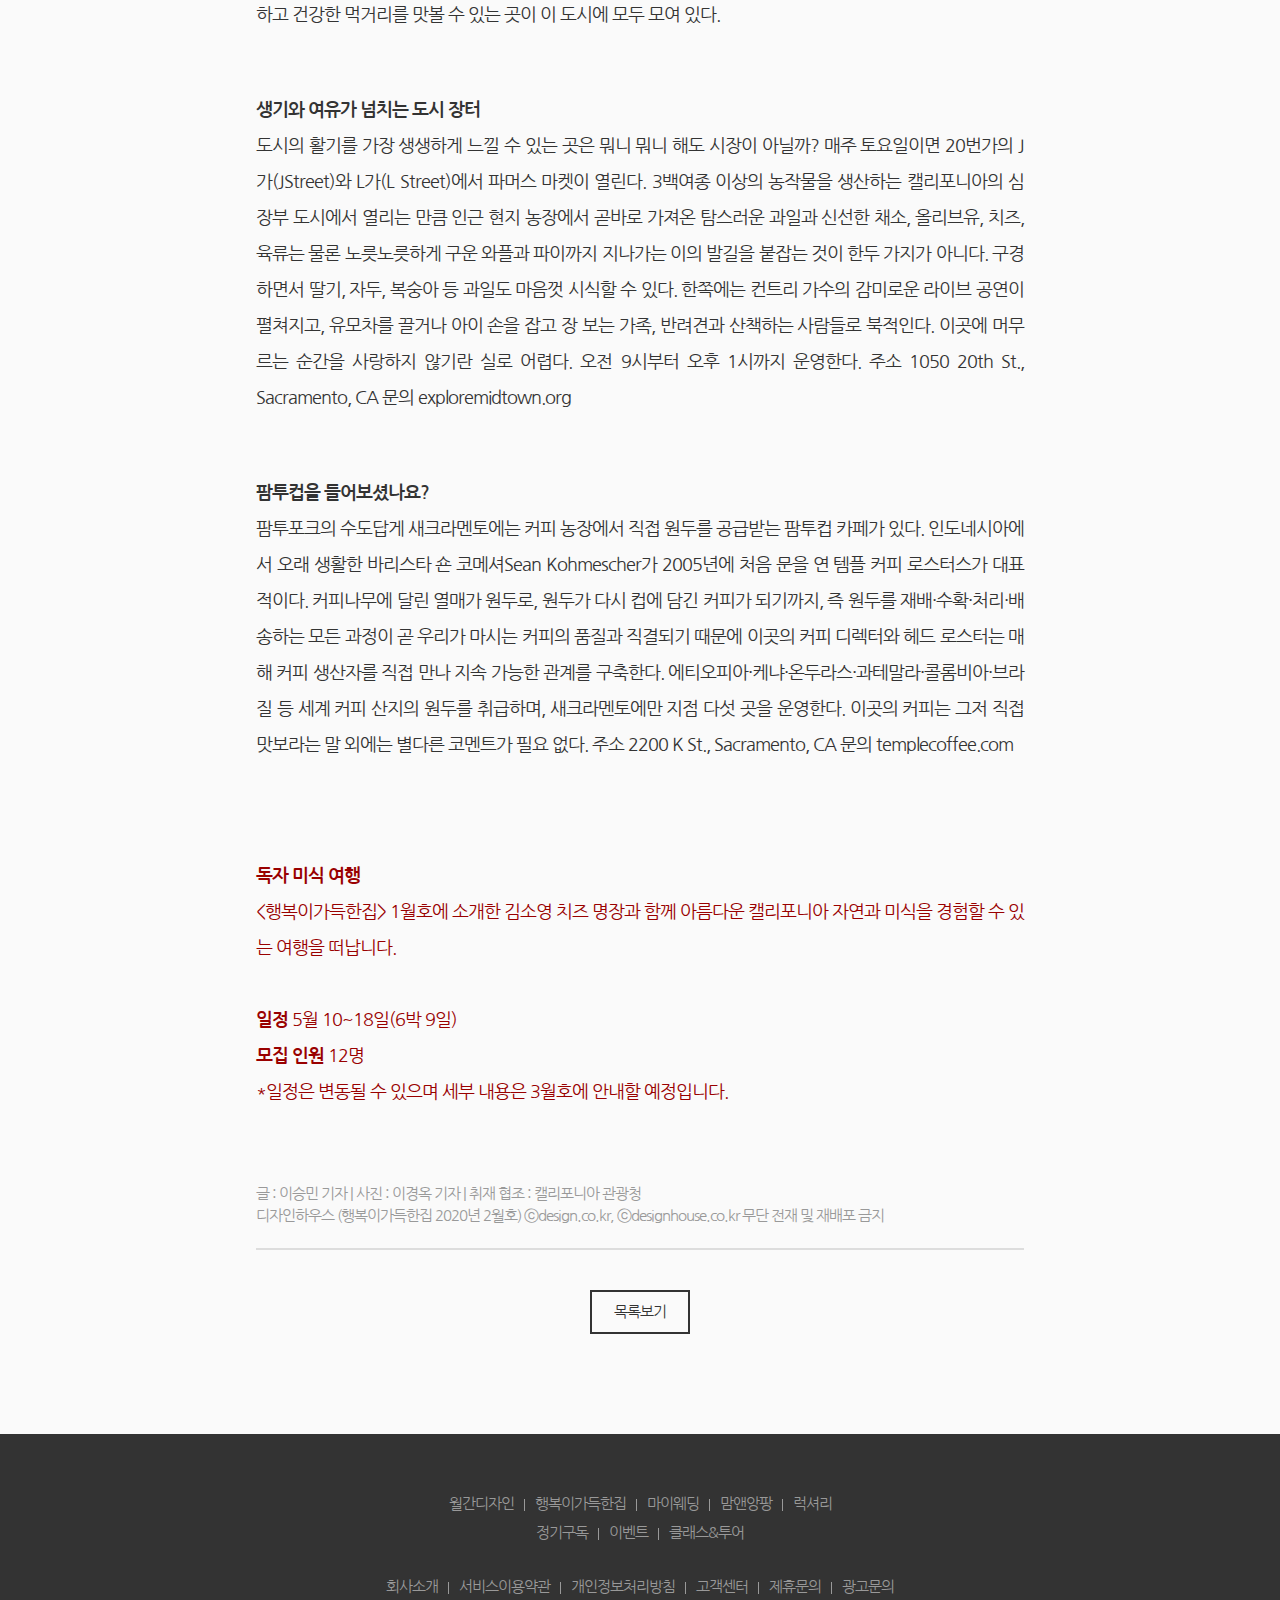
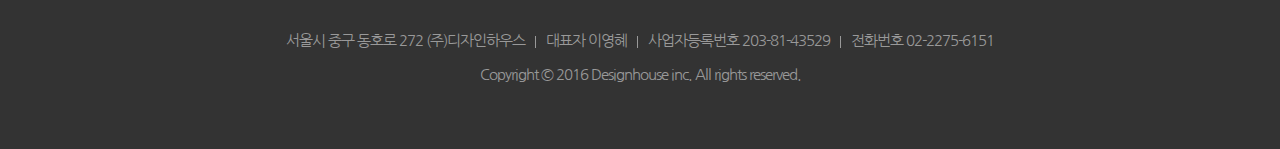
<file: detail4.html>
<!DOCTYPE html>
<html lang="ko">

<head>
    <meta charset="UTF-8">
    <meta http-equiv="X-UA-Compatible" content="IE=edge">
    <meta name="viewport" content="width=device-width, initial-scale=1">
    <title>디자인 하우스 M+</title>
    <link rel="stylesheet" href="css/detail.css">
    <link rel="icon" href="img/favicon.ico">
    <link href="https://fonts.googleapis.com/css?family=Nanum+Gothic:400,700,800|Nanum+Myeongjo&display=swap" rel="stylesheet">
    <script src="https://ajax.googleapis.com/ajax/libs/jquery/3.4.1/jquery.min.js"></script>
    <script src="js/common.js"></script>
    <script src="js/detail.js"></script>
</head>
<body>
    <div class="wrap">
        <header>
            <h1>
                <a href="index.html">
                    <img src="img/logo_03.png" alt="">
                </a>
            </h1>
            <div class="search_box">
                <form action="#">
                    <input type="text" placeholder="검색어를 입력하세요.">
                    <input type="submit" id="search" value="검색">
                    <label for="search"><img src="img/icon_search.png" alt="검색" title="검색"></label>
                </form>
            </div>
            <nav class="header_nav"> <a href="login.html">MY</a> <a href="login.html">LOGIN</a> </nav>
            <span></span>
        </header>
        <article>
            <div class="art_header">
                <span>신이 내린 풍요의 땅, 캘리포니아</span>
                <div>
                    <h2>미식의 기쁨 - 1</h2>
                    <small>행복이가득한집 2020년 2월호 - 이승민 기자</small>
                </div>
                <span><img src="img/icon_share_g.png" alt=""></span>
            </div>
            <div class="art_con">
                <figure>
                    <div class="more">
                        <img src="img/article_img_4.jpg" alt="">
                        <img src="img/article_img_4_1.jpg" alt="">
                        <img src="img/article_img_4_2.jpg" alt="">
                    </div>
                    <span>&lt;</span>
                    <span>&gt;</span>
                    <p class="this">
                        새크라멘토 거리를 걷다 보면 예상치 못한 순간에 건물 외벽의 아름다운 벽화를 마주하게 된다. ‘벽화의 도시’라 부를 정도로 아티스트들이 다채로운 예술적 벽화를 도시 곳곳에 수놓았는데, 인스타그램에서 #sacstreetart 또는 #streetsac 해시태그를 검색하면 쉽게 확인할 수 있다.
                    </p>
                    <p>
                        파머스 마켓은 작물을 직접 재배한 농부와 이야기를 나누며 지속적으로 관계를 이어나갈 수 있는 교류의 장이기도 하다.
                    </p>
                    <p>
                        가지각색의 호박은 물론 희귀한 종류의 과일과 채소를 구할 수 있다.
                    </p>
                </figure>
                <nav class="art_nav">
                    <span class="on"></span>
                    <span></span>
                    <span></span>
                </nav>
                <figcaption>
                    <p><small>자연이 식탁에 오르는 시간은 단 하루</small>
                    전 세계 수많은 여행지 중에서 왜 캘리포니아에 ‘미식의 천국’이라는 최고의 수식어를 붙이는지 묻는다면 이제 그 이유를 분명히, 열렬하게 이야기할 수 있다. 상대가 허락한다면 하루 종일도 말이다. 미식을 주제로 떠난 이번 캘리포니아 출장에서 얻은 수확은 늘어난 몸무게만이 아니었다. ‘오로지 먹기 위해 떠나도 된다’는 확신이었다. 우선 첫 번째로 이곳은 농장에서 수확한 싱싱한 작물이 바로 당일 레스토랑 식탁 위에 오른다. 생산지에서 최종 소비자에 이르는 유통 과정을 최소화한 이른바 ‘팜투포크farm-to-fork’를 실현한 도시가 있으니 바로 캘리포니아의 주도主都, 새크라멘토다. 샌프란시스코에서 북동쪽으로 115km 떨어진 지역으로, 새크라멘토강과 아메리카강이 합류하는 비옥한 지대에 위치한다. 기름진 토양, 아낌없이 내리쬐는 햇빛. 이 땅에 작물이 무럭무럭 잘 자라지 않을 까닭이 없다. 1849년 캘리포니아 골드러시gold rush 때 사람들이 몰려들기 이전부터 채소·과일·육류 등 농산물 생산의 중심지였다는 뜻이다. 미국에서 농산물 생산량이 가장 많은 캘리포니아주 안에서도 새크라멘토를 둘러싼 지역의 농부 수가 가장 많다. 이러한 지리적·환경적 이점 덕분에 셰프들은 인근 농가에서 신선한 제철 재료를 발 빠르게 배송받아 당일 저녁 식탁에 멋진 요리로 내놓는다. 새크라멘토에서 최초로 미쉐린 스타를 받은 더 키친The Kitchen을 비롯해 창의적 아메리칸 다이닝 엠프레스 태번Empress Tavern, 정통 멕시칸 레스토랑 마야우엘 Mayahuel, 세계 피자 챔피언의 화덕 피자를 맛볼 수 있는 피자 록Pizza Rock, 그리고 ‘팜투컵farm-to-cup’이라 부르는 템플 커피 로스터스Temple Coffe Roasters에 이르기까지 가장 싱싱하고 건강한 먹거리를 맛볼 수 있는 곳이 이 도시에 모두 모여 있다.</p>
                    <p>
                    <small>생기와 여유가 넘치는 도시 장터</small>
                    도시의 활기를 가장 생생하게 느낄 수 있는 곳은 뭐니 뭐니 해도 시장이 아닐까? 매주 토요일이면 20번가의 J가(JStreet)와 L가(L Street)에서 파머스 마켓이 열린다. 3백여종 이상의 농작물을 생산하는 캘리포니아의 심장부 도시에서 열리는 만큼 인근 현지 농장에서 곧바로 가져온 탐스러운 과일과 신선한 채소, 올리브유, 치즈, 육류는 물론 노릇노릇하게 구운 와플과 파이까지 지나가는 이의 발길을 붙잡는 것이 한두 가지가 아니다. 구경하면서 딸기, 자두, 복숭아 등 과일도 마음껏 시식할 수 있다. 한쪽에는 컨트리 가수의 감미로운 라이브 공연이 펼쳐지고, 유모차를 끌거나 아이 손을 잡고 장 보는 가족, 반려견과 산책하는 사람들로 북적인다. 이곳에 머무르는 순간을 사랑하지 않기란 실로 어렵다. 오전 9시부터 오후 1시까지 운영한다. 주소 1050 20th St., Sacramento, CA 문의 exploremidtown.org</p>
                    <p>
                    <small>팜투컵을 들어보셨나요?</small>
                    팜투포크의 수도답게 새크라멘토에는 커피 농장에서 직접 원두를 공급받는 팜투컵 카페가 있다. 인도네시아에서 오래 생활한 바리스타 숀 코메셔Sean Kohmescher가 2005년에 처음 문을 연 템플 커피 로스터스가 대표적이다. 커피나무에 달린 열매가 원두로, 원두가 다시 컵에 담긴 커피가 되기까지, 즉 원두를 재배·수확·처리·배송하는 모든 과정이 곧 우리가 마시는 커피의 품질과 직결되기 때문에 이곳의 커피 디렉터와 헤드 로스터는 매해 커피 생산자를 직접 만나 지속 가능한 관계를 구축한다. 에티오피아·케냐·온두라스·과테말라·콜롬비아·브라질 등 세계 커피 산지의 원두를 취급하며, 새크라멘토에만 지점 다섯 곳을 운영한다. 이곳의 커피는 그저 직접 맛보라는 말 외에는 별다른 코멘트가 필요 없다. 주소 2200 K St., Sacramento, CA 문의 templecoffee.com</p>
                    <p class="color">
                    
                    <small class="color">독자 미식 여행</small>
                    &lt;행복이가득한집&gt; 1월호에 소개한 김소영 치즈 명장과 함께 아름다운 캘리포니아 자연과 미식을 경험할 수 있는 여행을 떠납니다.

                    <small class="color">일정</small> 5월 10~18일(6박 9일)
                    <small class="color">모집 인원</small> 12명
                    *일정은 변동될 수 있으며 세부 내용은 3월호에 안내할 예정입니다.
                    </p>
                </figcaption>
            </div>
            <div class="art_footer">
                <span>글 : 이승민 기자 | 사진 : 이경옥 기자 | 취재 협조 : 캘리포니아 관광청</span>
                <span>디자인하우스 (행복이가득한집 2020년 2월호) ⓒdesign.co.kr, ⓒdesignhouse.co.kr 무단 전재 및 재배포 금지</span>
                <div></div>
                <a href="">목록보기</a>
            </div>
        </article>
        <aside>
            <a href="#"></a>
            <a href="https://pf.kakao.com/_aQyxdu" target="_blank"></a>
            <a href="#top"></a> <span id="top"></span> </aside>
        <footer>
            <ul>
                <li><a href="http://mdesign.designhouse.co.kr/">월간디자인</a></li>
                <li><a href="http://happy.designhouse.co.kr/">행복이가득한집</a></li>
                <li><a href="http://mywedding.designhouse.co.kr/">마이웨딩</a></li>
                <li><a href="http://enfant.designhouse.co.kr/">맘앤앙팡</a></li>
                <li><a href="http://luxury.designhouse.co.kr/">럭셔리</a></li>
            </ul>
            <ul>
                <li><a href="subscription.html">정기구독</a></li>
                <li><a href="event.html">이벤트</a></li>
                <li><a href="class_tour.html">클래스&amp;투어</a></li>
            </ul>
            <ul>
                <li><a href="http://company.designhouse.co.kr/">회사소개</a></li>
                <li><a href="http://www.designhouse.co.kr/common/agreement">서비스이용약관</a></li>
                <li><a href="#">개인정보처리방침</a></li>
                <li><a href="http://www.designhouse.co.kr/cs">고객센터</a></li>
                <li><a href="http://www.designhouse.co.kr/cs/partner">제휴문의</a></li>
                <li><a href="http://www.designhouse.co.kr/cs/adv_custom">광고문의</a></li>
            </ul>
            <ul>
                <li>서울시 중구 동호로 272 (주)디자인하우스</li>
                <li>대표자 이영혜</li>
                <li>사업자등록번호 203-81-43529</li>
                <li>전화번호 02-2275-6151</li>
            </ul> <span>Copyright &copy; 2016 Designhouse inc. All rights reserved.</span> </footer>
    </div>
</body>

</html>
</file>
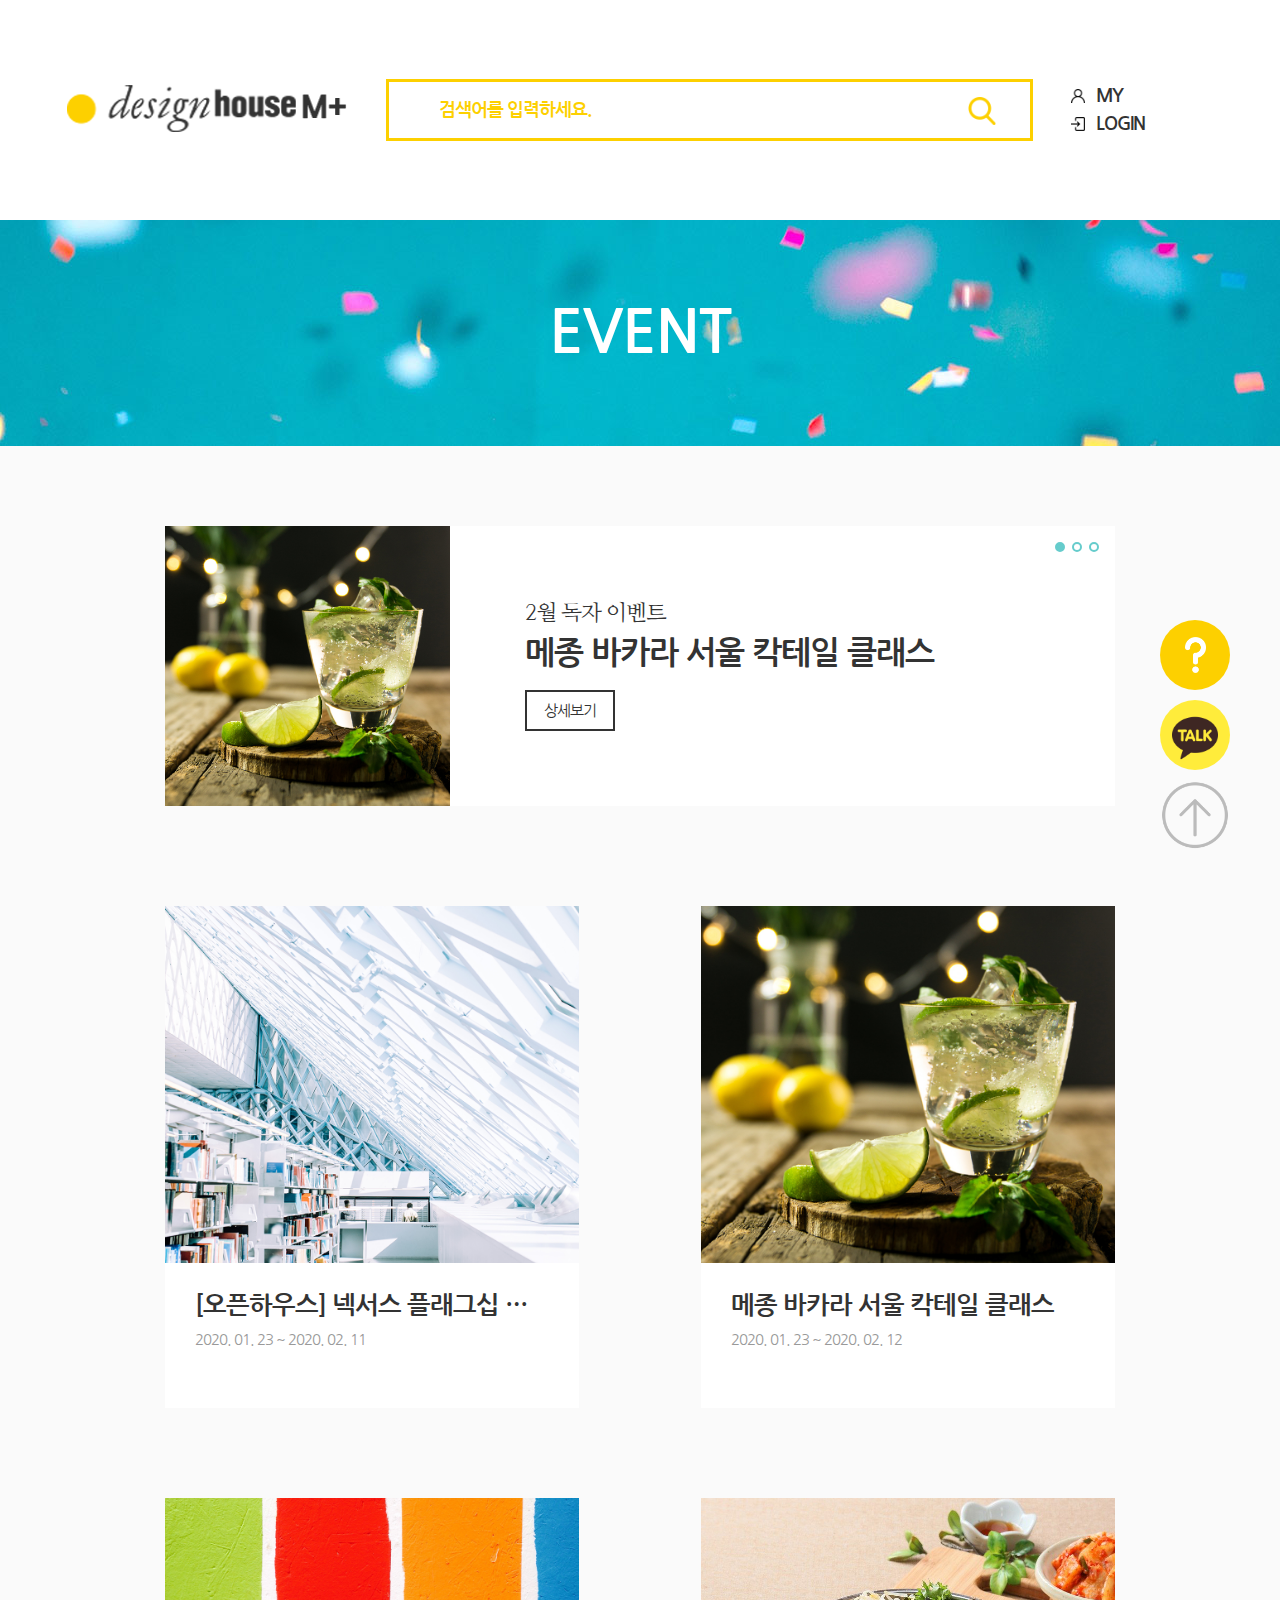
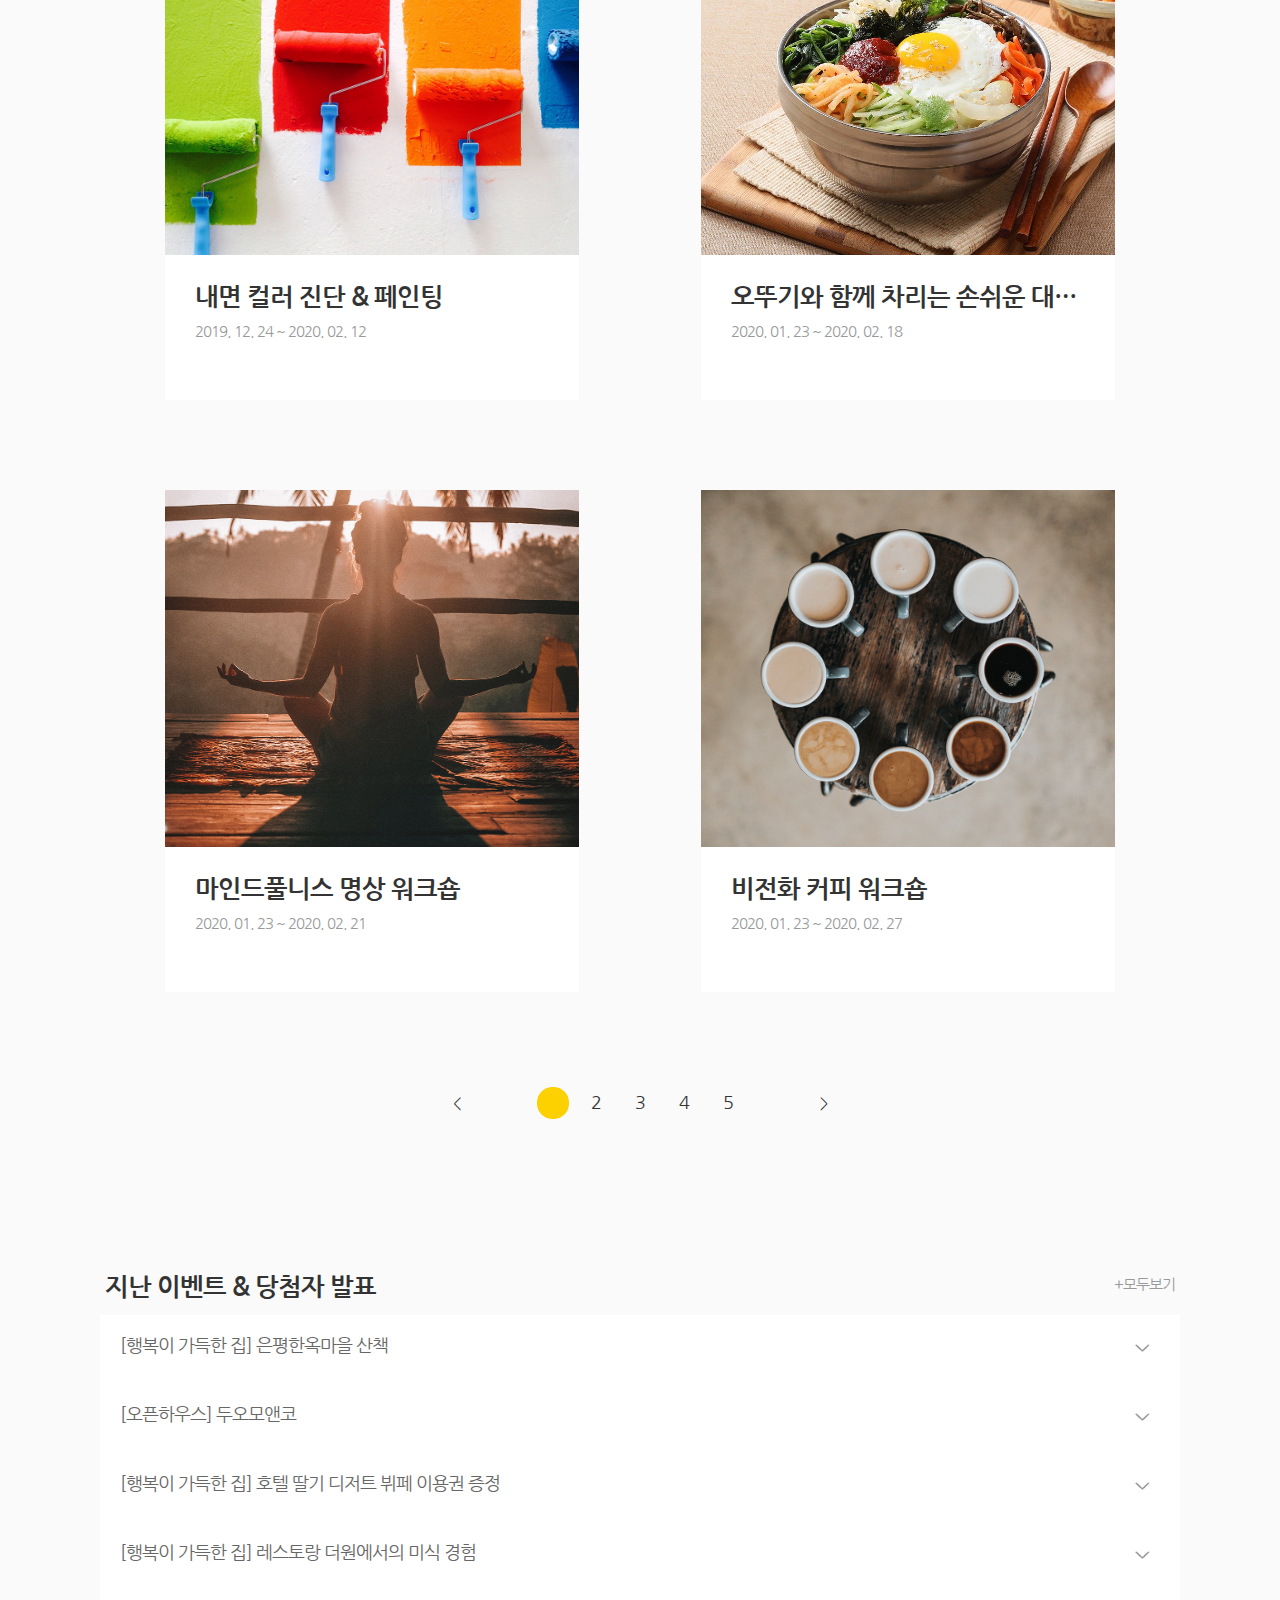
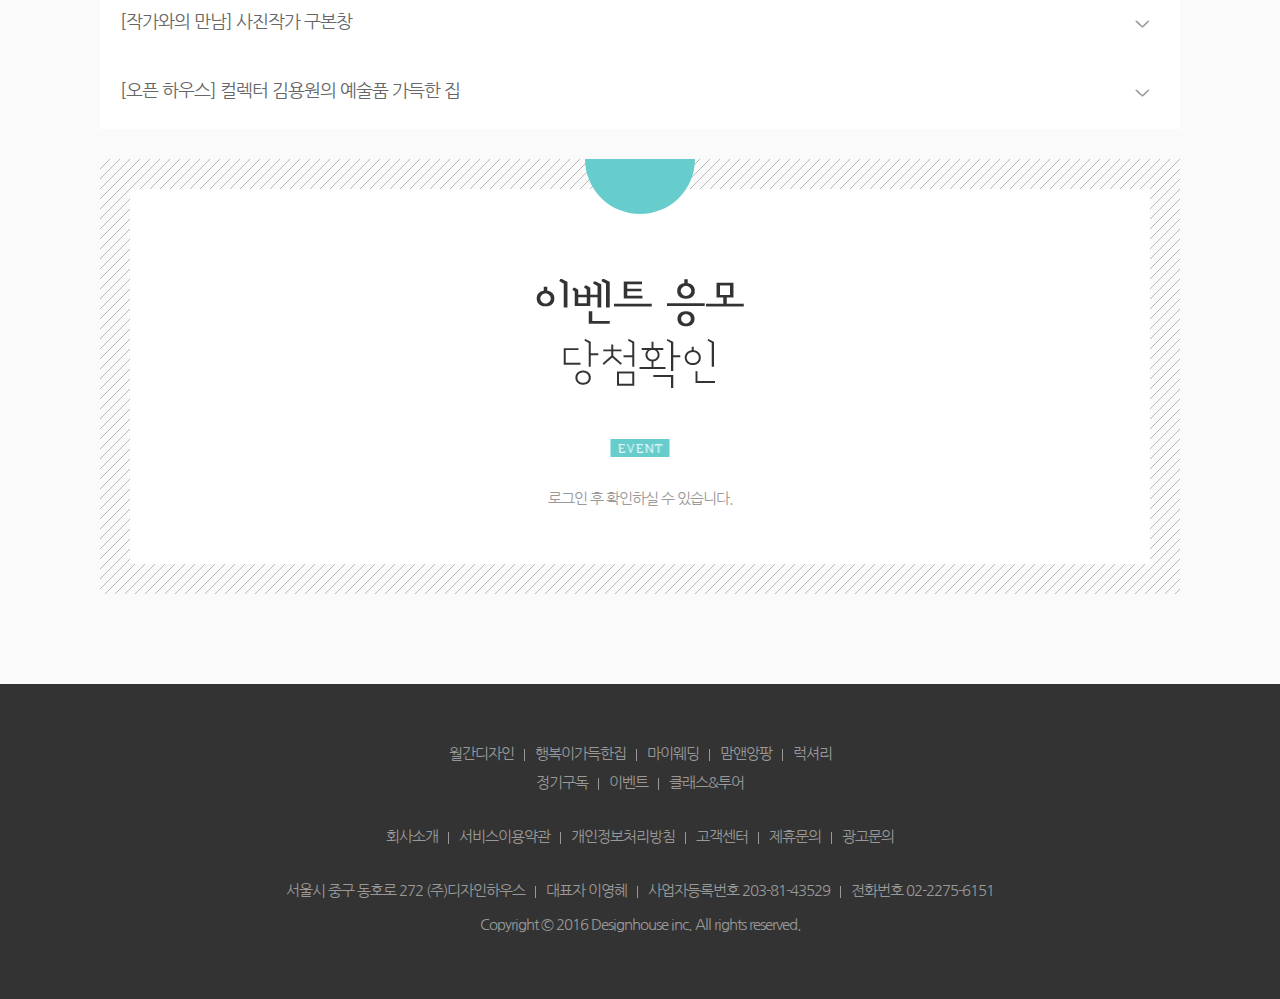
<file: event.html>
<!DOCTYPE html>
<html lang="ko">
<head>
    <meta charset="UTF-8">
    <meta http-equiv="X-UA-Compatible" content="IE=edge">
    <meta name="viewport" content="width=device-width, initial-scale=1">
    <title>이벤트</title>
    <link rel="stylesheet" href="css/event.css">
    <link rel="icon" href="img/favicon.ico">
    <link href="https://fonts.googleapis.com/css?family=Nanum+Gothic:400,700,800|Nanum+Myeongjo&display=swap" rel="stylesheet">
    <script src="https://ajax.googleapis.com/ajax/libs/jquery/3.4.1/jquery.min.js"></script>
    <script src="js/common.js"></script>
    <script src="js/event.js"></script>
</head>
<body>
    <div class="wrap">
        <header>
            <h1>
                <a href="index.html">
                    <img src="img/logo_03.png" alt="">
                </a>
            </h1>
            <div class="search_box">
                <form action="#">
                    <input type="text" placeholder="검색어를 입력하세요.">
                    <input type="submit" id="search" value="검색">
                    <label for="search"><img src="img/icon_search.png" alt="검색" title="검색"></label>
                </form>
            </div>
            <nav class="header_nav">
                <a href="login.html">MY</a>
                <a href="login.html">LOGIN</a>
            </nav>
            <span></span>
        </header>
        <section class="visual_box">
            <div>
                <h2>EVENT</h2>
            </div>
        </section>
        <section class="content_box">
            <figure>
                <ul>
                    <li class="on">
                        <a href="#">
                            <img src="img/bg_event_con_2.jpg" alt="">
                        </a>
                        <figcaption>
                            <small>2월 독자 이벤트</small>
                            <strong>메종 바카라 서울 칵테일 클래스</strong>
                            <a href="#">상세보기</a>
                        </figcaption>
                    </li>
                    <li>
                        <a href="#">
                            <img src="img/bg_event_con_1.jpg" alt="">
                        </a>
                        <figcaption>
                            <small>오픈하우스</small>
                            <strong>넥서스 플래그십 서울 갤러리</strong>
                            <a href="#">상세보기</a>
                        </figcaption>
                    </li>
                    <li>
                        <a href="#">
                            <img src="img/bg_event_con_6.jpg" alt="">
                        </a>
                        <figcaption>
                            <small>2월 독자 이벤트</small>
                            <strong>비전화 커피 워크숍</strong>
                            <a href="#">상세보기</a>
                        </figcaption>
                    </li>
                </ul>
                <div class="con_button">
                    <span class="on"></span>
                    <span></span>
                    <span></span>
                </div>
            </figure>
            <ul class="article_con">
                <li>
                    <a href="http://www.designhouse.co.kr/event/event_detail/493"><img src="img/bg_event_con_1.jpg" alt="">
                    </a>
                    <div>
                        <a href="http://www.designhouse.co.kr/event/event_detail/493">[오픈하우스] 넥서스 플래그십 서울 갤러리</a>
                        <span>2020. 01. 23 ~ 2020. 02. 11</span>
                    </div>
                </li>
                <li>
                    <a href="http://www.designhouse.co.kr/event/event_detail/492"><img src="img/bg_event_con_2.jpg" alt="">
                    </a>
                    <div>
                        <a href="http://www.designhouse.co.kr/event/event_detail/492">메종 바카라 서울 칵테일 클래스</a>
                        <span>2020. 01. 23 ~ 2020. 02. 12</span>
                    </div>
                </li>
                <li>
                    <a href="http://www.designhouse.co.kr/event/event_detail/484"><img src="img/bg_event_con_3.jpg" alt="">
                    </a>
                    <div>
                        <a href="http://www.designhouse.co.kr/event/event_detail/484">내면 컬러 진단 &amp; 페인팅</a>
                        <span>2019. 12. 24 ~ 2020. 02. 12</span>
                    </div>
                </li>
                <li>
                    <a href="http://www.designhouse.co.kr/event/event_detail/489"><img src="img/bg_event_con_4.jpg" alt="">
                    </a>
                    <div>
                        <a href="http://www.designhouse.co.kr/event/event_detail/489">오뚜기와 함께 차리는 손쉬운 대보름 밥상</a>
                        <span>2020. 01. 23 ~ 2020. 02. 18</span>
                    </div>
                </li>
                <li>
                    <a href="http://www.designhouse.co.kr/event/event_detail/488"><img src="img/bg_event_con_5.jpg" alt="">
                    </a>
                    <div>
                        <a href="http://www.designhouse.co.kr/event/event_detail/488">마인드풀니스 명상 워크숍</a>
                        <span>2020. 01. 23 ~ 2020. 02. 21</span>
                    </div>
                </li>
                <li>
                    <a href="http://www.designhouse.co.kr/event/event_detail/487"><img src="img/bg_event_con_6.jpg" alt="">
                    </a>
                    <div>
                        <a href="http://www.designhouse.co.kr/event/event_detail/487">비전화 커피 워크숍</a>
                        <span>2020. 01. 23 ~ 2020. 02. 27</span>
                    </div>
                </li>
            </ul>
            <div class="list_control">
                <span>&lt;</span>
                <ul>
                    <li class="on"><span>1</span></li>
                    <li><span>2</span></li>
                    <li><span>3</span></li>
                    <li><span>4</span></li>
                    <li><span>5</span></li>
                </ul>
                <span>&gt;</span>
            </div>
        </section>
        <section class="bottom_box">
            <div class="list">
                <span>
                    <em>지난 이벤트 &amp; 당첨자 발표</em>
                    <a href="#">+모두보기</a>
                </span>
                <ul>
                    <li>
                        <span>[행복이 가득한 집] 은평한옥마을 산책</span>
                        <div>:: 참여일시
                            11월 28일(목) 오후 2시~4시 30분, 은평한옥마을 일대

                            :: 유의사항
                            행복이가득한집 정기구독자를 우선으로 선발합니다. 
                            당첨자에 한해서 개별적으로 연락드립니다. 

                            :: 참가비
                            3만 원(정기 구독자 2만 원)
                        </div>
                    </li>
                    <li>
                        <span>[오픈하우스] 두오모앤코</span>
                        <div>:: 참여일시
                            2020년 1월 31일(금) 오후 2시, 서울시 강남구 논현로132길 25 두오모앤코

                            :: 유의사항
                            행복이가득한집 정기구독자를 우선으로 선발합니다. 
                            당첨자에 한해서 개별적으로 연락드립니다. 

                            :: 참가비
                            무료
                        </div>
                    </li>
                    <li>
                        <span>[행복이 가득한 집] 호텔 딸기 디저트 뷔페 이용권 증정</span>
                        <div>:: 증정 내용
                            JW 메리어트 동대문, 그랜드 워커힐의 딸기 디저트 뷔페 2인 이용권

                            :: 사용기간
                            4월 26일(일)까지

                            :: 인원
                            호텔당 각 1명(2인 이용권)

                            :: 유의사항
                            행복이가득한집 정기구독자를 우선으로 선발합니다. 
                            당첨자에 한해서 개별적으로 연락드립니다.   
                        </div>
                    </li>
                    <li>
                        <span>[행복이 가득한 집] 레스토랑 더원에서의 미식 경험</span>
                        <div>:: 참여일시
                            2020년 1월 8일(수) 오전 11시 30분, 서울시 강남구 삼성동 레스토랑 더원

                            :: 유의사항
                            행복이가득한집 정기구독자를 우선으로 선발합니다. 
                            당첨자에 한해서 개별적으로 연락드립니다. 

                            :: 참가비
                            5만 5천 원
                        </div>
                    </li>
                    <li>
                        <span>[작가와의 만남] 사진작가 구본창</span>
                        <div>:: 참여일시
                            11월 19일(화) 오후 2시, 송파구 방이동 한미사진미술관

                            :: 유의사항
                            행복이가득한집 정기구독자를 우선으로 선발합니다. 
                            당첨자에 한해서 개별적으로 연락드립니다. 

                            :: 참가비
                            2만 원(정기 구독자 1만 원)
                        </div>
                    </li>
                    <li>
                        <span>[오픈 하우스] 컬렉터 김용원의 예술품 가득한 집</span>
                        <div>:: 참여일시
                            12월 17일(화) 오후 2시, 서울시 종로구 평창동(추후 공지)

                            :: 유의사항
                            행복이가득한집 정기구독자를 우선으로 선발합니다. 
                            당첨자에 한해서 개별적으로 연락드립니다. 

                            :: 참가비
                            2만 원(정기 구독자 1만 원)
                        </div>
                    </li>
                </ul>
            </div>
            <a href="login.html" class="banner">
                <figure>
                    <div><img src="img/event_banner_text.png" alt=""></div>
                    <mark><img src="img/event_banner_text2.png" alt=""></mark>
                    <figcaption>로그인 후 확인하실 수 있습니다.</figcaption>
                </figure>
                <span class="circle"></span>
            </a>
        </section>
        <aside>
            <a href="#"></a>
            <a href="https://pf.kakao.com/_aQyxdu" target="_blank"></a>
            <a href="#top"></a>
            <span id="top"></span>
        </aside>
        <footer>
            <ul>
                <li><a href="http://mdesign.designhouse.co.kr/">월간디자인</a></li>
                <li><a href="http://happy.designhouse.co.kr/">행복이가득한집</a></li>
                <li><a href="http://mywedding.designhouse.co.kr/">마이웨딩</a></li>
                <li><a href="http://enfant.designhouse.co.kr/">맘앤앙팡</a></li>
                <li><a href="http://luxury.designhouse.co.kr/">럭셔리</a></li>
            </ul>
            <ul>
                <li><a href="subscription.html">정기구독</a></li>
                <li><a href="event.html">이벤트</a></li>
                <li><a href="class_tour.html">클래스&amp;투어</a></li>
            </ul>
            <ul>
                <li><a href="http://company.designhouse.co.kr/">회사소개</a></li>
                <li><a href="http://www.designhouse.co.kr/common/agreement">서비스이용약관</a></li>
                <li><a href="#">개인정보처리방침</a></li>
                <li><a href="http://www.designhouse.co.kr/cs">고객센터</a></li>
                <li><a href="http://www.designhouse.co.kr/cs/partner">제휴문의</a></li>
                <li><a href="http://www.designhouse.co.kr/cs/adv_custom">광고문의</a></li>
            </ul>
            <ul>
                <li>서울시 중구 동호로 272 (주)디자인하우스</li>
                <li>대표자 이영혜</li>
                <li>사업자등록번호 203-81-43529</li>
                <li>전화번호 02-2275-6151</li>
            </ul>
            <span>Copyright &copy; 2016 Designhouse inc. All rights reserved.</span>
        </footer>
    </div>
</body>
</html>
</file>
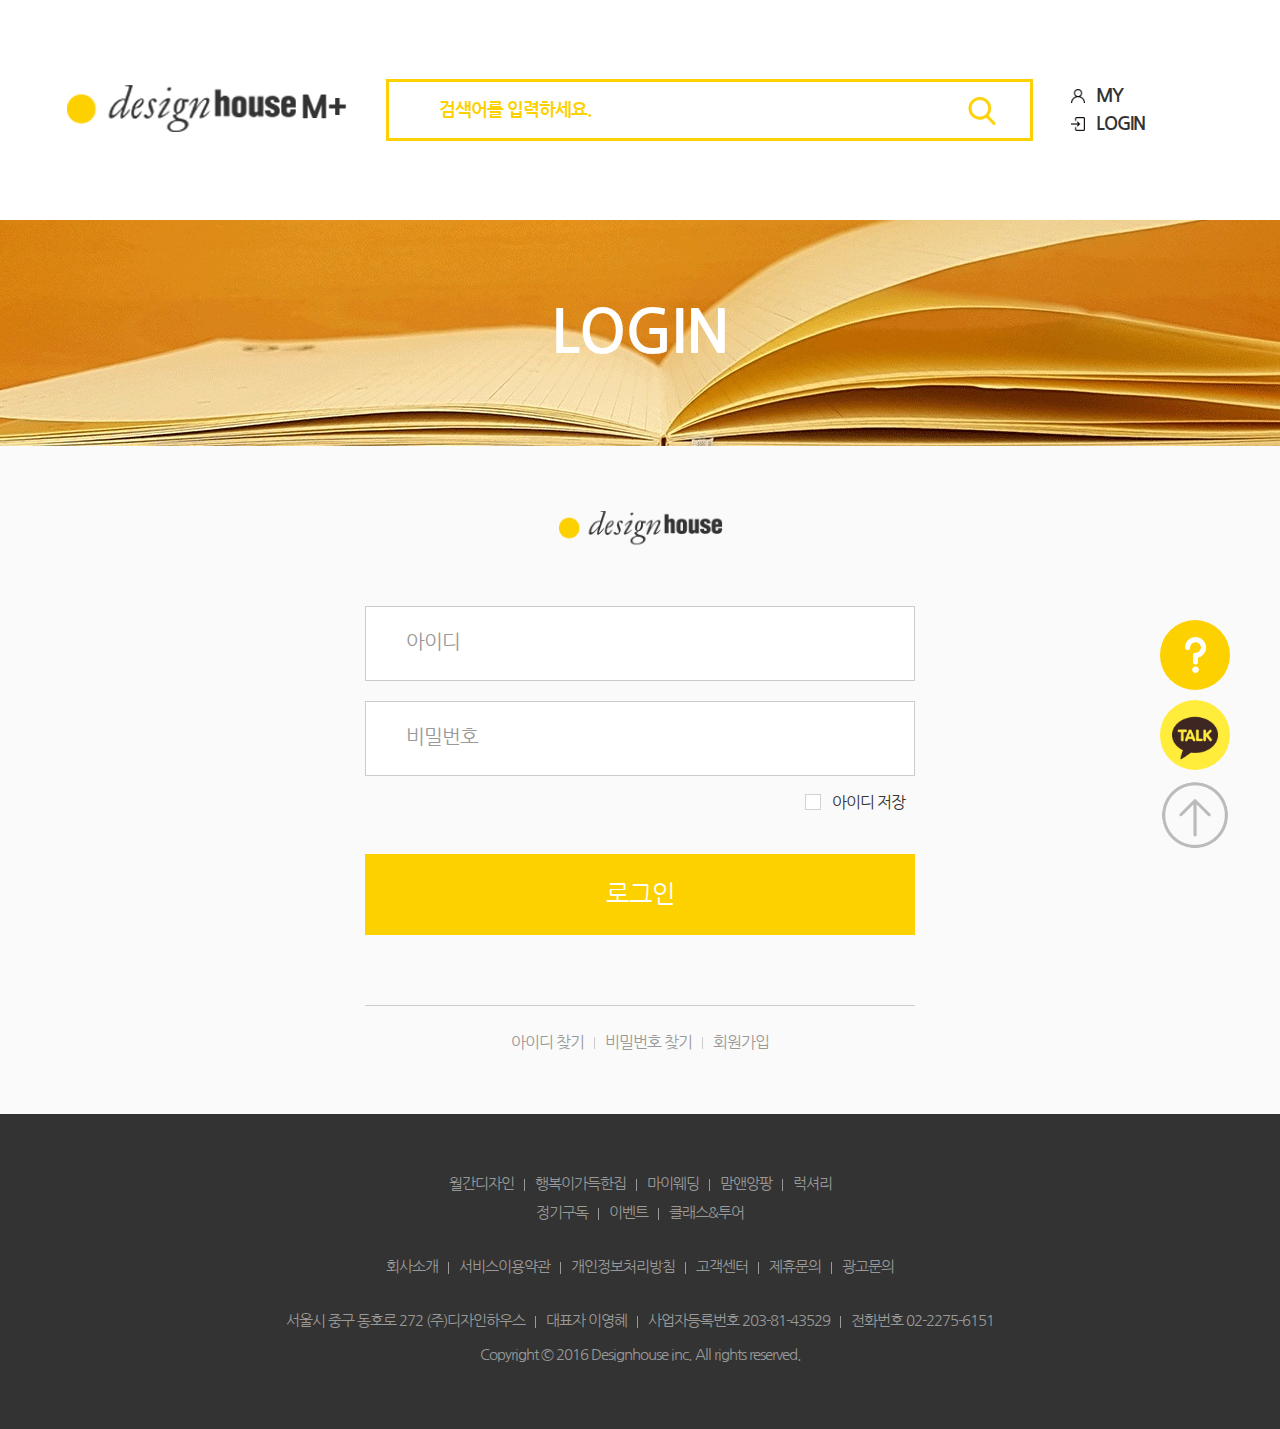
<file: login.html>
<!DOCTYPE html>
<html lang="ko">
<head>
    <meta charset="UTF-8">
    <meta http-equiv="X-UA-Compatible" content="IE=edge">
    <meta name="viewport" content="width=device-width, initial-scale=1">
    <title>로그인</title>
    <link rel="stylesheet" href="css/login.css">
    <link rel="icon" href="img/favicon.ico">
    <link href="https://fonts.googleapis.com/css?family=Nanum+Gothic|Nanum+Myeongjo&display=swap" rel="stylesheet">
</head>
<body>
    <div class="wrap">
        <header>
            <h1>
                <a href="index.html">
                    <img src="img/logo_03.png" alt="">
                </a>
            </h1>
            <div class="search_box">
                <form action="#">
                    <input type="text" placeholder="검색어를 입력하세요.">
                    <input type="submit" id="search">
                    <label for="search"><img src="img/icon_search.png" alt="검색" title="검색"></label>
                </form>
            </div>
            <nav class="header_nav">
                <a href="login.html">MY</a>
                <a href="login.html">LOGIN</a>
            </nav>
            <span></span>
        </header>
        <section class="visual_box">
            <div>
                <h2>LOGIN</h2>
            </div>
        </section>
        <section class="login_box">
            <h3></h3>
            <form action="#">
                <input type="text" placeholder="아이디" required>
                <input type="password" placeholder="비밀번호" required>
                <input type="checkbox" name="idSave" id="idSave"><label for="idSave">아이디 저장</label>
                <input type="submit" value="로그인">
            </form>
            <ul>
                <li><a href="https://member.designhouse.co.kr/member/index.html?at=mi_idfind&rurl=http://www.designhouse.co.kr/">아이디 찾기</a></li>
                <li><a href="https://member.designhouse.co.kr/member/index.html?at=mi_idfind&rurl=http://www.designhouse.co.kr/">비밀번호 찾기</a></li>
                <li><a href="https://member.designhouse.co.kr/registration/reg.html?step=s1&rurl=http://www.designhouse.co.kr/&move=">회원가입</a></li>
            </ul>
        </section>
        <aside>
            <a href="#"></a>
            <a href="https://pf.kakao.com/_aQyxdu" target="_blank"></a>
            <a href="#top"></a>
            <span id="top"></span>
        </aside>
        <footer>
            <ul>
                <li><a href="http://mdesign.designhouse.co.kr/">월간디자인</a></li>
                <li><a href="http://happy.designhouse.co.kr/">행복이가득한집</a></li>
                <li><a href="http://mywedding.designhouse.co.kr/">마이웨딩</a></li>
                <li><a href="http://enfant.designhouse.co.kr/">맘앤앙팡</a></li>
                <li><a href="http://luxury.designhouse.co.kr/">럭셔리</a></li>
            </ul>
            <ul>
                <li><a href="subscription.html">정기구독</a></li>
                <li><a href="event.html">이벤트</a></li>
                <li><a href="class_tour.html">클래스&amp;투어</a></li>
            </ul>
            <ul>
                <li><a href="http://company.designhouse.co.kr/">회사소개</a></li>
                <li><a href="http://www.designhouse.co.kr/common/agreement">서비스이용약관</a></li>
                <li><a href="#">개인정보처리방침</a></li>
                <li><a href="http://www.designhouse.co.kr/cs">고객센터</a></li>
                <li><a href="http://www.designhouse.co.kr/cs/partner">제휴문의</a></li>
                <li><a href="http://www.designhouse.co.kr/cs/adv_custom">광고문의</a></li>
            </ul>
            <ul>
                <li>서울시 중구 동호로 272 (주)디자인하우스</li>
                <li>대표자 이영혜</li>
                <li>사업자등록번호 203-81-43529</li>
                <li>전화번호 02-2275-6151</li>
            </ul>
            <span>Copyright &copy; 2016 Designhouse inc. All rights reserved.</span>
        </footer>
    </div>
</body>
</html>
</file>
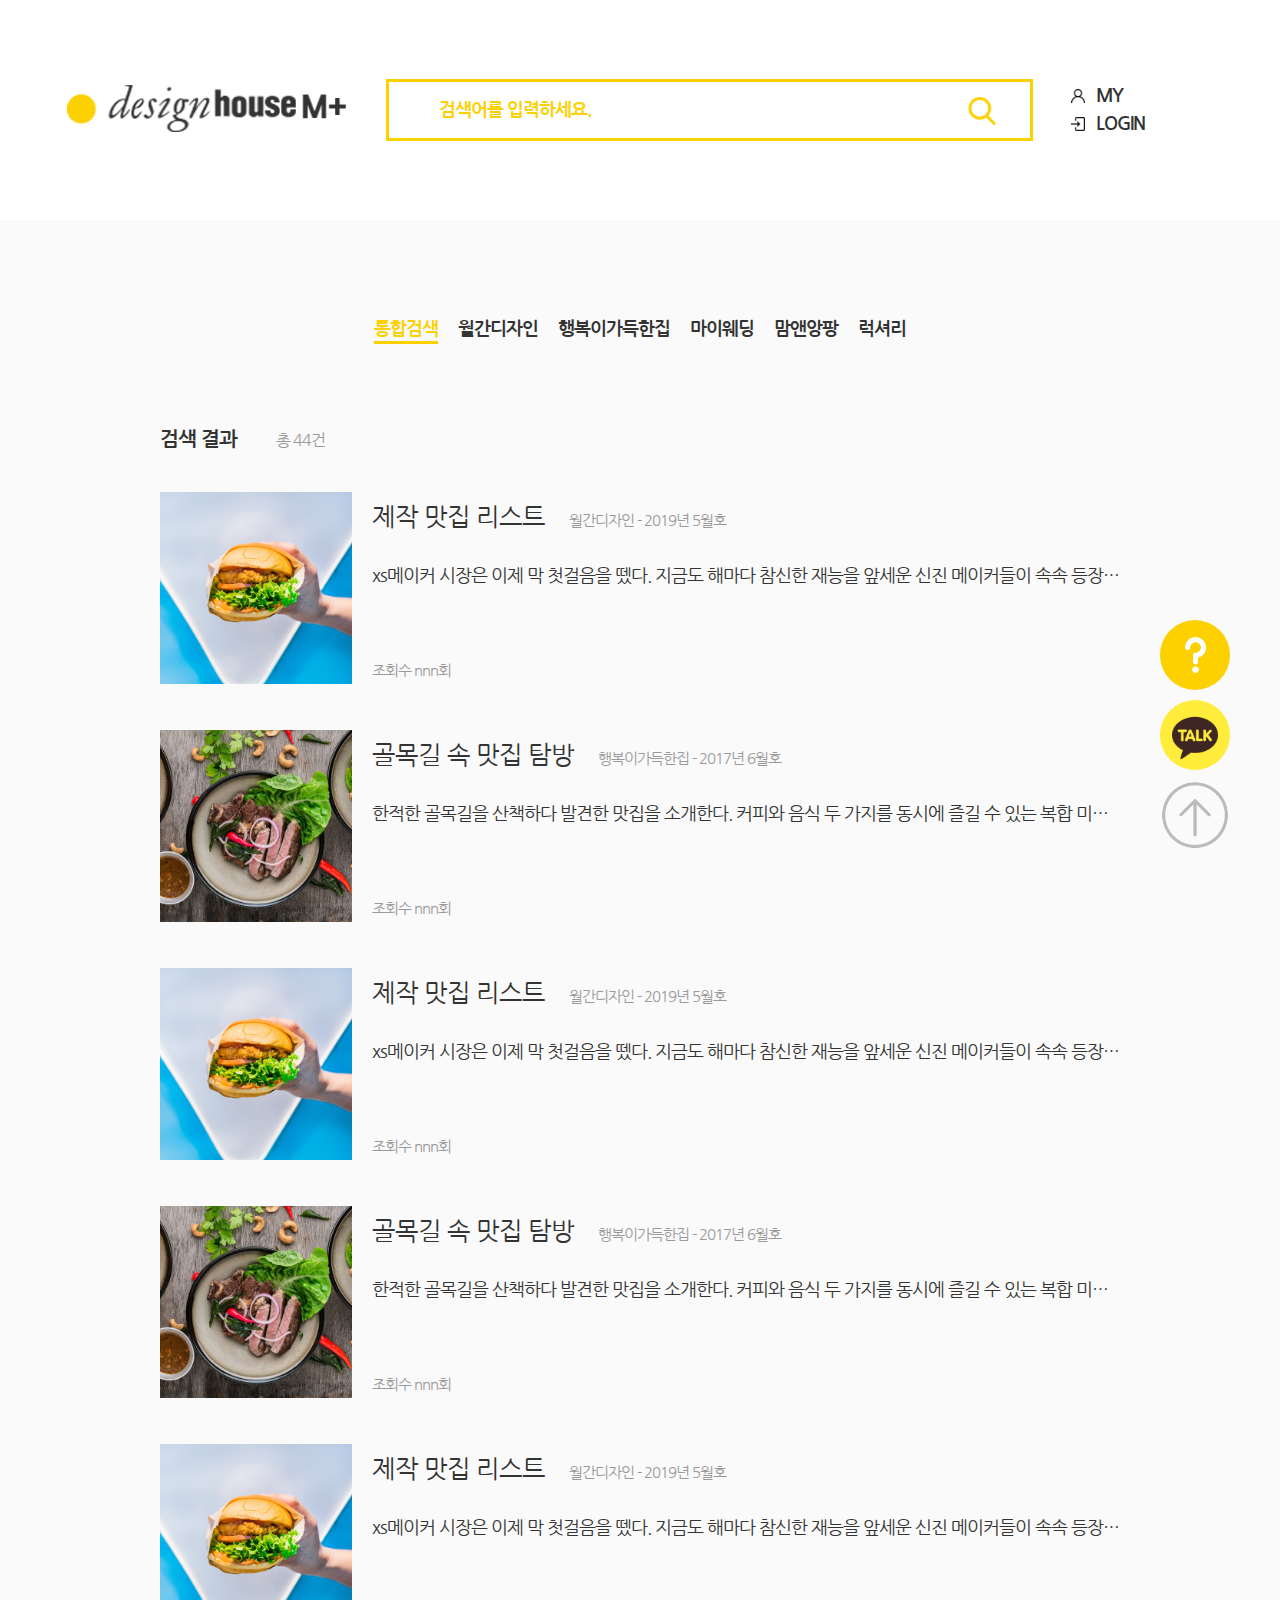
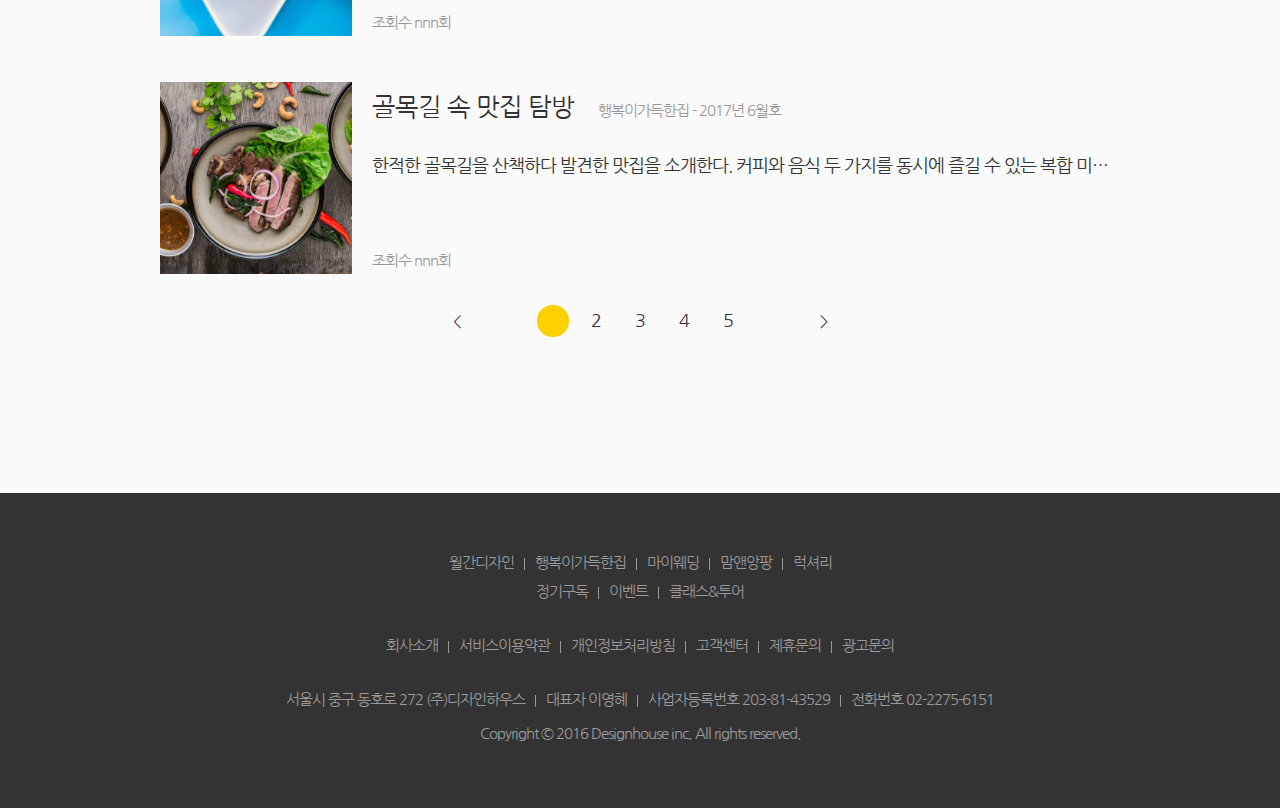
<file: search.html>
<!DOCTYPE html>
<html lang="ko">
<head>
    <meta charset="UTF-8">
    <meta http-equiv="X-UA-Compatible" content="IE=edge">
    <meta name="viewport" content="width=device-width, initial-scale=1">
    <title>디자인 하우스 M+</title>
    <link rel="stylesheet" href="css/search.css">
    <link rel="icon" href="img/favicon.ico">
    <link href="https://fonts.googleapis.com/css?family=Nanum+Gothic:400,700,800|Nanum+Myeongjo&display=swap" rel="stylesheet">
    <script src="https://ajax.googleapis.com/ajax/libs/jquery/3.4.1/jquery.min.js"></script>
    <script src="js/common.js"></script>
    <script src="js/search.js"></script>
</head>
<body>
    <div class="wrap">
        <header>
            <h1>
                <a href="index.html">
                    <img src="img/logo_03.png" alt="">
                </a>
            </h1>
            <div class="search_box">
                <form action="#">
                    <input type="text" placeholder="검색어를 입력하세요.">
                    <input type="submit" id="search" value="검색">
                    <label for="search"><img src="img/icon_search.png" alt="검색" title="검색"></label>
                </form>
            </div>
            <nav class="header_nav">
                <a href="login.html">MY</a>
                <a href="login.html">LOGIN</a>
            </nav>
            <span></span>
        </header>
        <section class="content_box">
            <ul class="sub_menu">
                <li class="on">통합검색</li>
                <li>월간디자인</li>
                <li>행복이가득한집</li>
                <li>마이웨딩</li>
                <li>맘앤앙팡</li>
                <li>럭셔리</li>
            </ul>
            <section class="con_list">
                <div>
                    <em>검색 결과</em>
                    <small>총 44건</small>
                </div>
                <ul>
                    <li>
                        <figure><a href=""><img src="img/search_list_1.jpg" alt=""></a></figure>
                        <figcaption>
                            <a href="#">제작 맛집 리스트</a>
                            <small>월간디자인 - 2019년 5월호</small>
                            <p>xs메이커 시장은 이제 막 첫걸음을 뗐다. 지금도 해마다 참신한 재능을 앞세운 신진 메이커들이 속속 등장하고 있는 상황. 최근 몇 년 사이 새롭게 명함을 내민 메이커들과 이들이 협업하는 제작소를 소개한다. 메이커의 아이디어를 맛깔나게 구현하는 제작업체들은 제2의 xs메이커를 꿈꾸는 이들에게 좋은 정보가 될 것이다.</p>
                            <small>조회수 nnn회</small>
                        </figcaption>
                    </li>
                    <li>
                        <figure><a href=""><img src="img/search_list_2.jpg" alt=""></a></figure>
                        <figcaption>
                            <a href="#">골목길 속 맛집 탐방</a>
                            <small>행복이가득한집 - 2017년 6월호</small>
                            <p>한적한 골목길을 산책하다 발견한 맛집을 소개한다. 커피와 음식 두 가지를 동시에 즐길 수 있는 복합 미식 공간과 소박한 일본 가정식집에서 맛있는 시간을 보내시길.</p>
                            <small>조회수 nnn회</small>
                        </figcaption>
                    </li>
                    <li>
                        <figure><a href=""><img src="img/search_list_1.jpg" alt=""></a></figure>
                        <figcaption>
                            <a href="#">제작 맛집 리스트</a>
                            <small>월간디자인 - 2019년 5월호</small>
                            <p>xs메이커 시장은 이제 막 첫걸음을 뗐다. 지금도 해마다 참신한 재능을 앞세운 신진 메이커들이 속속 등장하고 있는 상황. 최근 몇 년 사이 새롭게 명함을 내민 메이커들과 이들이 협업하는 제작소를 소개한다. 메이커의 아이디어를 맛깔나게 구현하는 제작업체들은 제2의 xs메이커를 꿈꾸는 이들에게 좋은 정보가 될 것이다.</p>
                            <small>조회수 nnn회</small>
                        </figcaption>
                    </li>
                    <li>
                        <figure><a href=""><img src="img/search_list_2.jpg" alt=""></a></figure>
                        <figcaption>
                            <a href="#">골목길 속 맛집 탐방</a>
                            <small>행복이가득한집 - 2017년 6월호</small>
                            <p>한적한 골목길을 산책하다 발견한 맛집을 소개한다. 커피와 음식 두 가지를 동시에 즐길 수 있는 복합 미식 공간과 소박한 일본 가정식집에서 맛있는 시간을 보내시길.</p>
                            <small>조회수 nnn회</small>
                        </figcaption>
                    </li>
                    <li>
                        <figure><a href=""><img src="img/search_list_1.jpg" alt=""></a></figure>
                        <figcaption>
                            <a href="#">제작 맛집 리스트</a>
                            <small>월간디자인 - 2019년 5월호</small>
                            <p>xs메이커 시장은 이제 막 첫걸음을 뗐다. 지금도 해마다 참신한 재능을 앞세운 신진 메이커들이 속속 등장하고 있는 상황. 최근 몇 년 사이 새롭게 명함을 내민 메이커들과 이들이 협업하는 제작소를 소개한다. 메이커의 아이디어를 맛깔나게 구현하는 제작업체들은 제2의 xs메이커를 꿈꾸는 이들에게 좋은 정보가 될 것이다.</p>
                            <small>조회수 nnn회</small>
                        </figcaption>
                    </li>
                    <li>
                        <figure><a href=""><img src="img/search_list_2.jpg" alt=""></a></figure>
                        <figcaption>
                            <a href="#">골목길 속 맛집 탐방</a>
                            <small>행복이가득한집 - 2017년 6월호</small>
                            <p>한적한 골목길을 산책하다 발견한 맛집을 소개한다. 커피와 음식 두 가지를 동시에 즐길 수 있는 복합 미식 공간과 소박한 일본 가정식집에서 맛있는 시간을 보내시길.</p>
                            <small>조회수 nnn회</small>
                        </figcaption>
                    </li>
                </ul>
            </section>
            <div class="list_control">
                <span>&lt;</span>
                <ul>
                    <li class="on"><span>1</span></li>
                    <li><span>2</span></li>
                    <li><span>3</span></li>
                    <li><span>4</span></li>
                    <li><span>5</span></li>
                </ul>
                <span>&gt;</span>
            </div>
        </section>
        
        <aside>
            <a href="#"></a>
            <a href="https://pf.kakao.com/_aQyxdu" target="_blank"></a>
            <a href="#top"></a>
            <span id="top"></span>
        </aside>
        <footer>
            <ul>
                <li><a href="http://mdesign.designhouse.co.kr/">월간디자인</a></li>
                <li><a href="http://happy.designhouse.co.kr/">행복이가득한집</a></li>
                <li><a href="http://mywedding.designhouse.co.kr/">마이웨딩</a></li>
                <li><a href="http://enfant.designhouse.co.kr/">맘앤앙팡</a></li>
                <li><a href="http://luxury.designhouse.co.kr/">럭셔리</a></li>
            </ul>
            <ul>
                <li><a href="subscription.html">정기구독</a></li>
                <li><a href="event.html">이벤트</a></li>
                <li><a href="class_tour.html">클래스&amp;투어</a></li>
            </ul>
            <ul>
                <li><a href="http://company.designhouse.co.kr/">회사소개</a></li>
                <li><a href="http://www.designhouse.co.kr/common/agreement">서비스이용약관</a></li>
                <li><a href="#">개인정보처리방침</a></li>
                <li><a href="http://www.designhouse.co.kr/cs">고객센터</a></li>
                <li><a href="http://www.designhouse.co.kr/cs/partner">제휴문의</a></li>
                <li><a href="http://www.designhouse.co.kr/cs/adv_custom">광고문의</a></li>
            </ul>
            <ul>
                <li>서울시 중구 동호로 272 (주)디자인하우스</li>
                <li>대표자 이영혜</li>
                <li>사업자등록번호 203-81-43529</li>
                <li>전화번호 02-2275-6151</li>
            </ul>
            <span>Copyright &copy; 2016 Designhouse inc. All rights reserved.</span>
        </footer>
    </div>
</body>
</html>
</file>
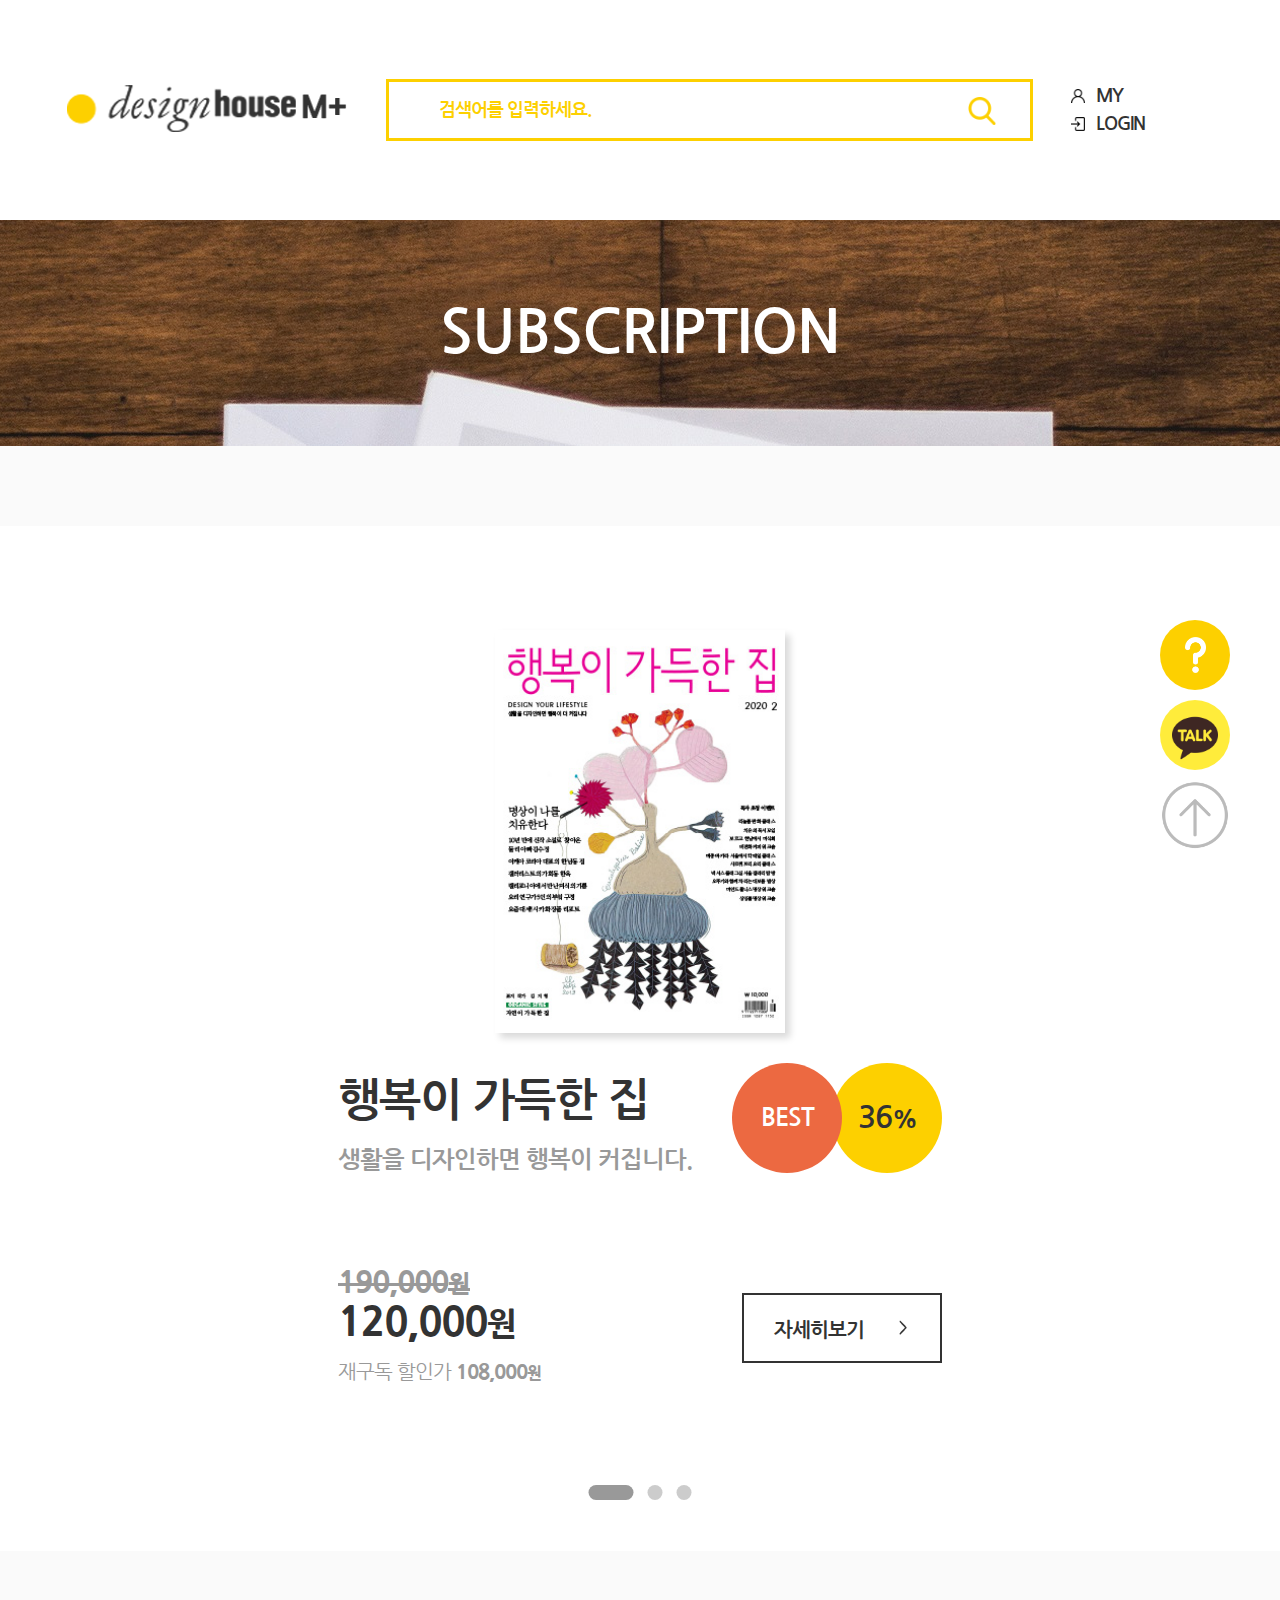
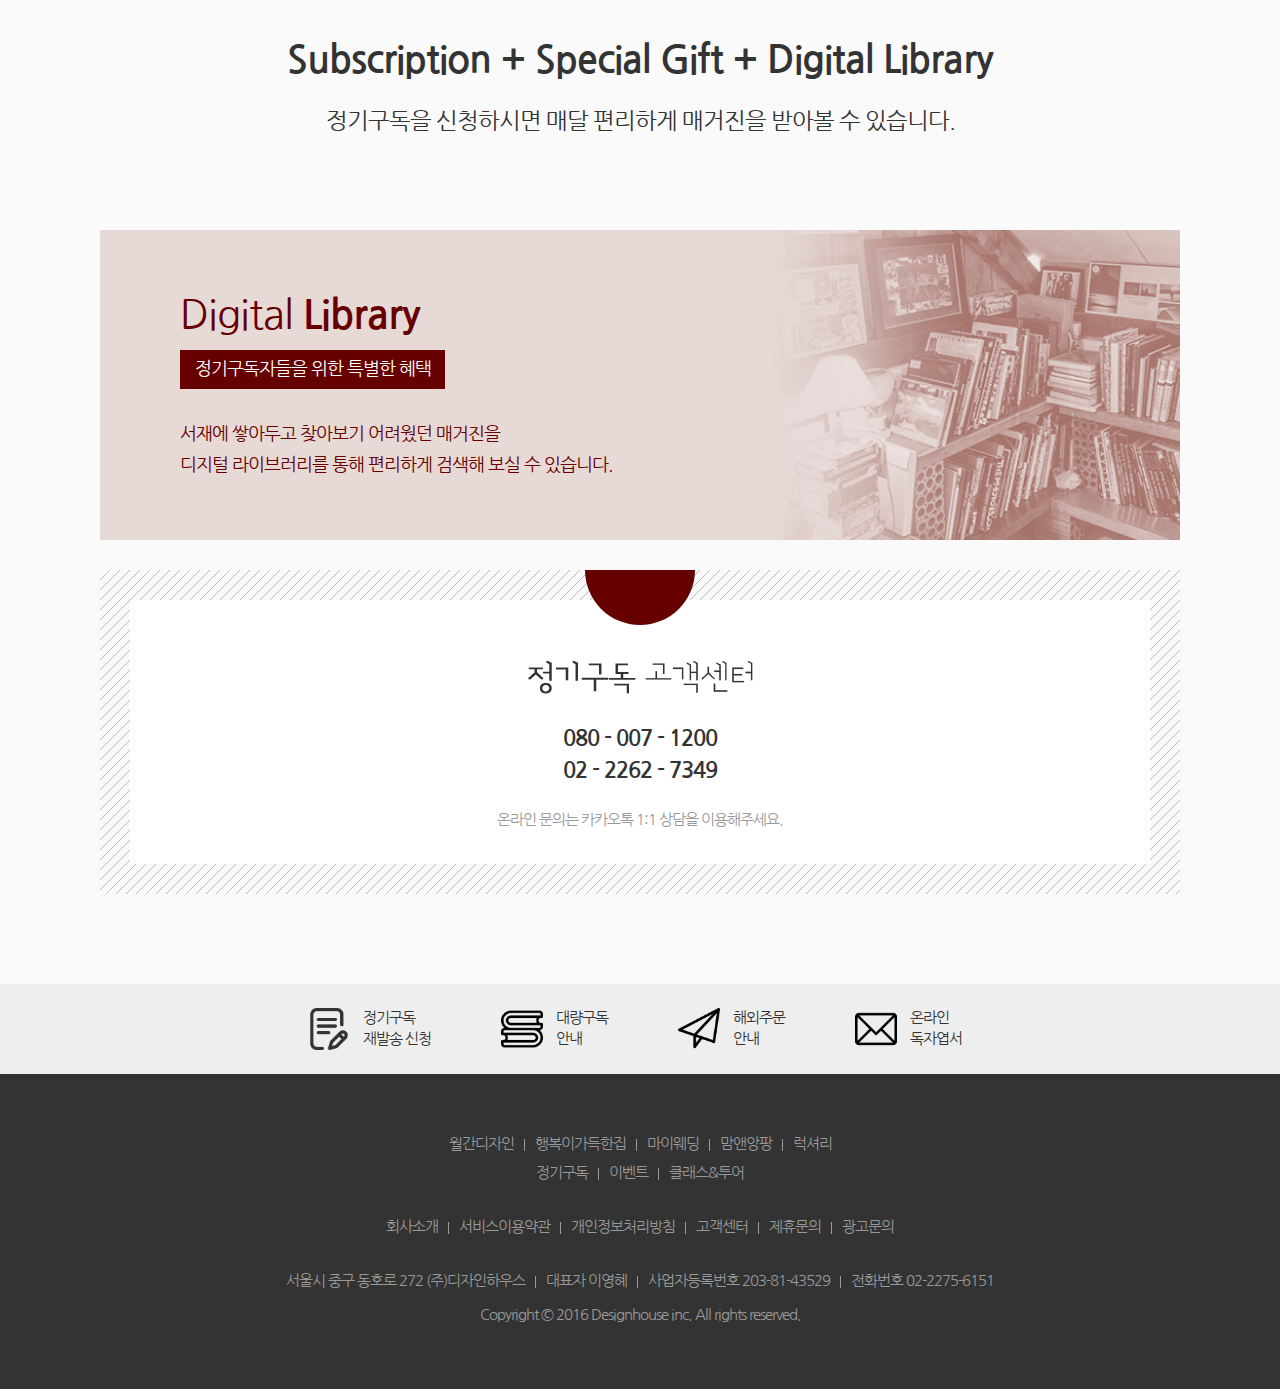
<file: subscription.html>
<!DOCTYPE html>
<html lang="ko">
<head>
    <meta charset="UTF-8">
    <meta http-equiv="X-UA-Compatible" content="IE=edge">
    <meta name="viewport" content="width=device-width, initial-scale=1">
    <title>정기구독</title>
    <link rel="stylesheet" href="css/subscription.css">
    <link rel="icon" href="img/favicon.ico">
    <link href="https://fonts.googleapis.com/css?family=Nanum+Gothic:400,700,800|Nanum+Myeongjo&display=swap" rel="stylesheet">
    <script src="https://ajax.googleapis.com/ajax/libs/jquery/3.4.1/jquery.min.js"></script>
    <script src="js/common.js"></script>
    <script src="js/subscription.js"></script>
</head>
<body>
    <div class="wrap">
        <header>
            <h1>
                <a href="index.html">
                    <img src="img/logo_03.png" alt="">
                </a>
            </h1>
            <div class="search_box">
                <form action="#">
                    <input type="text" placeholder="검색어를 입력하세요.">
                    <input type="submit" id="search" value="검색">
                    <label for="search"><img src="img/icon_search.png" alt="검색" title="검색"></label>
                </form>
            </div>
            <nav class="header_nav">
                <a href="login.html">MY</a>
                <a href="login.html">LOGIN</a>
            </nav>
            <span></span>
        </header>
        <section class="visual_box">
            <div>
                <h2>SUBSCRIPTION</h2>
            </div>
        </section>
        <section class="content_box">
            <div class="wrap_box">
                <ul>
                    <li>
                        <div><img src="img/happy_cover.jpg" alt=""></div>
                        <article>
                            <h3>행복이 가득한 집</h3>
                            <strong>생활을 디자인하면 행복이 커집니다.</strong>
                            <del>190,000<small>원</small></del>
                            <ins>120,000<small>원</small></ins>
                            <span>재구독 할인가 <em>108,000<small>원</small></em></span>
                            <span class="on">BEST</span>
                            <span>36<small>%</small></span>
                            <a href="http://www.designhouse.co.kr/subscription/magazine_list/2">자세히보기</a>
                        </article>
                    </li>
                    <li>
                        <div><img src="img/design_cover.jpg" alt=""></div>
                        <article>
                            <h3>월간디자인</h3>
                            <strong>앞선 라이프 스타일을 창조하는 디자인 전문지</strong>
                            <del>219,000<small>원</small></del>
                            <ins>144,000<small>원</small></ins>
                            <span>재구독 할인가 <em>120,000<small>원</small></em></span>
                            <span></span>
                            <span>35<small>%</small></span>
                            <a href="http://www.designhouse.co.kr/subscription/magazine_list/1">자세히보기</a>
                        </article>
                    </li>
                    <li>
                        <div><img src="img/luxury_cover.jpg" alt=""></div>
                        <article>
                            <h3>럭셔리</h3>
                            <strong>하이엔드 멤버십 매거진</strong>
                            <del>118,800<small>원</small></del>
                            <ins>84,000<small>원</small></ins>
                            <span>재구독 할인가 <em>84,000<small>원</small></em></span>
                            <span></span>
                            <span>30<small>%</small></span>
                            <a href="http://www.designhouse.co.kr/subscription/magazine_list/5">자세히보기</a>
                        </article>
                    </li>
                    <li>
                        <div><img src="img/happy_cover.jpg" alt=""></div>
                        <article>
                            <h3>행복이 가득한 집</h3>
                            <strong>생활을 디자인하면 행복이 커집니다.</strong>
                            <del>190,000<small>원</small></del>
                            <ins>120,000<small>원</small></ins>
                            <span>재구독 할인가 <em>108,000<small>원</small></em></span>
                            <span class="on">BEST</span>
                            <span>36<small>%</small></span>
                            <a href="http://www.designhouse.co.kr/subscription/magazine_list/2">자세히보기</a>
                        </article>
                    </li>
                </ul>
            </div>
            <div class="con_button">
                <span class="on"></span>
                <span></span>
                <span></span>
            </div>
        </section>
        <div>
            <strong>Subscription + Special Gift + Digital Library</strong>
            <em>정기구독을 신청하시면 매달 편리하게 매거진을 받아볼 수 있습니다.</em>
        </div>
        <section class="banner_box">
            <a href="http://library.designhouse.co.kr/happy/" class="banner_1">
                <strong>Digital <span>Library</span></strong>
                <mark>정기구독자들을 위한 특별한 혜택</mark>
                <span>서재에 쌓아두고 찾아보기 어려웠던 매거진을
                디지털 라이브러리를 통해 편리하게 검색해 보실 수 있습니다.</span>
            </a>
            <div class="banner_2">
                <figure>
                    <div><img src="img/sub_banner_text.png" alt=""></div>
                    <figcaption>080 - 007 - 1200
                    02 - 2262 - 7349</figcaption>
                    <small>온라인 문의는 카카오톡 1:1 상담을 이용해주세요.</small>
                </figure>
                <span class="circle"></span>
            </div>
        </section>
        <section class="bottom_menu">
            <a href="login.html">정기구독
            재발송 신청</a>
            <a href="http://www.designhouse.co.kr/subscription/bulk_order">대량구독
            안내</a>
            <a href="http://www.designhouse.co.kr/subscription/oversea_delivary">해외주문
            안내</a>
            <a href="http://www.designhouse.co.kr/subscription/online_report">온라인
            독자엽서</a>
        </section>
        <aside>
            <a href="#"></a>
            <a href="https://pf.kakao.com/_aQyxdu" target="_blank"></a>
            <a href="#top"></a>
            <span id="top"></span>
        </aside>
        <footer>
            <ul>
                <li><a href="http://mdesign.designhouse.co.kr/">월간디자인</a></li>
                <li><a href="http://happy.designhouse.co.kr/">행복이가득한집</a></li>
                <li><a href="http://mywedding.designhouse.co.kr/">마이웨딩</a></li>
                <li><a href="http://enfant.designhouse.co.kr/">맘앤앙팡</a></li>
                <li><a href="http://luxury.designhouse.co.kr/">럭셔리</a></li>
            </ul>
            <ul>
                <li><a href="subscription.html">정기구독</a></li>
                <li><a href="event.html">이벤트</a></li>
                <li><a href="class_tour.html">클래스&amp;투어</a></li>
            </ul>
            <ul>
                <li><a href="http://company.designhouse.co.kr/">회사소개</a></li>
                <li><a href="http://www.designhouse.co.kr/common/agreement">서비스이용약관</a></li>
                <li><a href="#">개인정보처리방침</a></li>
                <li><a href="http://www.designhouse.co.kr/cs">고객센터</a></li>
                <li><a href="http://www.designhouse.co.kr/cs/partner">제휴문의</a></li>
                <li><a href="http://www.designhouse.co.kr/cs/adv_custom">광고문의</a></li>
            </ul>
            <ul>
                <li>서울시 중구 동호로 272 (주)디자인하우스</li>
                <li>대표자 이영혜</li>
                <li>사업자등록번호 203-81-43529</li>
                <li>전화번호 02-2275-6151</li>
            </ul>
            <span>Copyright &copy; 2016 Designhouse inc. All rights reserved.</span>
        </footer>
    </div>
</body>
</html>
</file>
<file: css/index.css>
@import url(common.css);
body {
    background: #fafafa;
}

.wrap {
    width: 100%;
    margin: 0 auto;
    display: flex;
    flex-direction: column;
    background: #fafafa;
}

.visual_box {
    width: 100%;
    height: 815px;
    margin: 0 auto;
    position: relative;
    overflow: hidden;
}

.visual_box ul {
    width: 100%;
    height: 100%;
    position: relative;
}

.visual_box ul li {
    width: 100%;
    height: 100%;
    overflow: hidden;
    display: flex;
    position: absolute;
    left: 0;
    top: 0;
}

.visual_box ul li:nth-of-type(2) {
    left: 100%;
}

.visual_box ul li:nth-of-type(3) {
    left: 200%;
}

.visual_box ul li:nth-of-type(4) {
    left: 300%;
}

.visual_box ul li:nth-of-type(5) {
    left: 400%;
}

.visual_box figure {
    width: 70%;
}

.visual_box figure a {
    width: 100%;
    overflow: hidden;
    font-size: 0;
}

.visual_box figure img {
    width: 100%;
    transition: .5s;
}

.visual_box figure img:hover {
    transform: scale(1.03)
}

.visual_box figcaption {
    width: 30%;
    padding: 100px 65px 10px;
    background: #fff;
}

.visual_box figcaption > span {}

.visual_box figcaption h2 {
    padding: 2.5em 0 4em;
    white-space: pre-line;
}

.visual_box figcaption h2 a {
    font-size: 2.778em;
}

.visual_box figcaption p {
    height: 70%;
    display: flex;
    flex-direction: column;
    justify-content: space-between;
    position: relative;
    text-align: justify;
    line-height: 2em;
}

.visual_box figcaption img {
    width: 145px;
    position: absolute;
    bottom: 50px;
}

.visual_box > span {
    width: 30px;
    height: 30px;
    position: absolute;
    top: 30px;
    right: 30px;
    cursor: pointer;
    opacity: 1;
    transition: opacity .5s;
}

.visual_box > span.off {
    visibility: hidden;
    opacity: 0;
}

.visual_box .share_box {
    width: 30%;
    height: 100%;
    background: rgba(0, 0, 0, .5);
    position: absolute;
    z-index: 20;
    top: 0;
    right: 0;
    display: flex;
    justify-content: center;
    align-items: center;
    visibility: hidden;
    opacity: 0;
    transition: opacity .5s;
}

.visual_box .share_box.on {
    visibility: visible;
    opacity: 1;
}

.visual_box .share_box span {
    width: 50px;
    height: 50px;
    cursor: pointer;
    margin: 0 10px
}

.visual_box .share_box span img {
    width: 100%;
    height: 100%;
}

.visual_box .share_box span:nth-of-type(1) {
    width: 30px;
    height: 30px;
    position: absolute;
    top: 30px;
    right: 30px;
}

.visual_box .share_box span:nth-of-type(2) {
    background: url(../img/icon_facebook_w.png) no-repeat center center;
    background-size: cover;
    transition: .3s;
}

.visual_box .share_box span:nth-of-type(2):hover {
    background: url(../img/icon_facebook_b.png) no-repeat center center;
    background-size: cover;
}

.visual_box .share_box span:nth-of-type(3) {
    background: url(../img/icon_twitter_w.png) no-repeat center center;
    background-size: cover;
    transition: .3s;
}

.visual_box .share_box span:nth-of-type(3):hover {
    background: url(../img/icon_twitter_s.png) no-repeat center center;
    background-size: cover;
    transition: .3s;
}

.visual_box .share_box span:nth-of-type(4) {
    background: url(../img/icon_kakaostory_w.png) no-repeat center center;
    background-size: cover;
    transition: .3s;
}

.visual_box .share_box span:nth-of-type(4):hover {
    background: url(../img/icon_kakaostory_y.png) no-repeat center center;
    background-size: cover;
    transition: .3s;
}

.visual_box > span img {
    width: 100%;
}

.visual_box .vis_button {
    position: absolute;
    bottom: 20px;
    left: 50%;
    z-index: 10;
    transform: translateX(-50%);
    text-align:center;
    width:100%;
}

.visual_box .vis_button span {
    width: 15px;
    height: 15px;
    background: rgba(255, 255, 255, .5);
    border-radius: 30px;
    margin: 5px;
    cursor: pointer;
    transition: .3s;
}

.visual_box .vis_button span.on {
    width:45px;
    background: #fff;
}

.moblie_banner {
    width: 100%;
    margin-bottom: 50px;
    display: none;
    font-size: 0;
}

.moblie_banner li {
    width: 50%;
    height: 150px;
    position: relative;
}

.moblie_banner li:first-of-type {
    background: url(../img/back2.jpg) no-repeat center center;
    background-size: cover;
}

.moblie_banner li:last-of-type {
    background: url(../img/back3.jpg) no-repeat center center;
    background-size: cover;
}

.moblie_banner li a {
    width: 100%;
    line-height: 150px;
    text-align: center;
    font-size: 1.5em;
}

.moblie_banner li span {
    position: absolute;
    transition: width .2s, height .2s;
}

.moblie_banner li:first-of-type span {
    background: #f2914a;
}

.moblie_banner li:last-of-type span {
    background: #6cc;
}

.moblie_banner li .border_top {
    top: 0;
    left: 0;
    width: 0;
    height: 20px;
    transition-timing-function: ease;
    transition-delay: .3s;
}

.moblie_banner li:hover .border_top {
    width: 100%;
    transition-delay: 0s;
}

.moblie_banner li .border_right {
    top: 0;
    right: 0;
    width: 20px;
    height: 0;
    transition-timing-function: ease;
    transition-delay: .2s;
}

.moblie_banner li:hover .border_right {
    height: 100%;
    transition-delay: .1s;
}

.moblie_banner li .border_bottom {
    bottom: 0;
    right: 0;
    width: 0;
    height: 20px;
    transition-timing-function: ease;
    transition-delay: .1s;
}

.moblie_banner li:hover .border_bottom {
    width: 100%;
    transition-delay: .2s;
}

.moblie_banner li .border_left {
    bottom: 0;
    left: 0;
    width: 20px;
    height: 0;
    transition-timing-function: ease;
}

.moblie_banner li:hover .border_left {
    height: 100%;
    transition-delay: .3s;
}

.content_box .sub_menu {
    padding: 165px 0;
    display: flex;
    justify-content: center;
    align-items: center;
    font-weight: bold;
    cursor: pointer;
}

.content_box .sub_menu li {
    padding: 10px;
}

.content_box .sub_menu li:after {
    content: "";
    display: block;
    height: 3px;
    width: 0;
    background: #fdd000;
    margin: 3px auto 0;
    transition: width .5s;
}

.content_box .sub_menu li:hover,
.content_box .sub_menu li.on,
.content_box .sub_menu li:hover a,
.content_box .sub_menu li.on a {
    color: #fdd000; a
}

.content_box .sub_menu li:hover:after,
.content_box .sub_menu li.on:after {
    width: 100%;
}

.content_box .class_event {
    border: 2px solid #ccc;
    padding: 30px;
    display: flex;
    justify-content: space-between;
    margin-bottom: 90px;
}

.content_box .class_event .class_con {
    width: 70%;
}

.content_box .class_event .class_con .cl_title {
    display: flex;
    justify-content: space-between;
    padding: 0 10px;
}

.content_box .class_event .class_con .cl_title span:first-of-type {
    font-size: 1.389em;
    font-weight: bold;
}

.content_box .class_event .class_con .cl_title a {
    font-size: 0.833em;
    font-weight: bold;
    color: #999;
}

.content_box .class_event .class_con .cl_list {
    width: 100%;
    margin-top: 15px;
    position: relative;
}

.content_box .class_event .class_con .cl_list ul {
    position: absolute;
    top: 0;
    left: 0;
    width: 220px;
    height: 100%;
    display: flex;
    padding: 10px 0;
    flex-direction: column;
}

.content_box .class_event .class_con .cl_list > ul li {
    width: 100%;
    height: 20%;
    margin: 2% 0;
    transition: width .5s, background .5s;
    background: rgba(0, 0, 0, .5);
    transform-origin: top left;
}

.content_box .class_event .class_con .cl_list > ul li span {
    width: 100%;
    height: 100%;
    line-height: 3em;
    padding-left: 15px;
    color: #fff;
    background: url(../img/arrow_w.png) no-repeat right 13px center;
}

.content_box .class_event .class_con .cl_list > ul li:hover,
.content_box .class_event .class_con .cl_list > ul li.on {
    background: #fff;
    width: 250px;
}

.content_box .class_event .class_con .cl_list > ul li:hover span,
.content_box .class_event .class_con .cl_list > ul li.on span {
    color: #333;
    font-weight: bold;
    background: url(../img/arrow_b.png) no-repeat right 10px center;
}

.content_box .class_event .class_con .cl_list div {}

.content_box .class_event .class_con .cl_list div figure {
    height: 340px;
    font-size: 0;
    overflow: hidden;
}

.content_box .class_event .class_con .cl_list div figure img {
    height: 100%;
}

.content_box .class_event .class_con .cl_list div figcaption {
    position: absolute;
    top: 15%;
    left: 33%;
    width: 60%;
}

.content_box .class_event .class_con .cl_list div figcaption .list_con {
    position: relative;
    width: 100%;
}

.content_box .class_event .class_con .cl_list div figcaption .list_con li {
    position: absolute;
    top: 0;
    left: 0;
    width: 100%;
    display: flex;
    flex-direction: column;
    visibility: hidden;
    opacity: 0;
    transition: .5s;
}

.content_box .class_event .class_con .cl_list div figcaption .list_con li.on {
    visibility: visible;
    opacity: 1;
}

.content_box .class_event .class_con .cl_list div figcaption em {
    font-style: normal;
    line-height: 2em;
    font-weight: bold;
}

.content_box .class_event .class_con .cl_list div figcaption strong {
    white-space: pre-line;
    font-size: 1.5em;
    line-height: 1.5em;
}

.content_box .class_event .class_con .cl_list div figcaption small {
    font-size: 0.833em;
    line-height: 3em;
}

.content_box .class_event .class_con .cl_list div figcaption a {
    font-size: 0.833em;
    display: block;
    width: 150px;
    height: 48px;
    border: 2px solid #333;
    text-align: center;
    border-radius: 24px;
    line-height: 3em;
    margin-top: 7%;
    transition: background .5s;
}

.content_box .class_event .class_con .cl_list div a:hover {
    background: #333;
    color: #fff;
}

.content_box .class_event .event_con {
    width: 27%;
    background: url(../img/bg_event.png) no-repeat center center;
    background-size: cover;
    display: flex;
    flex-direction: column;
    justify-content: center;
    align-items: center;
}

.content_box .class_event .event_con span {
    padding: 20px 0 10px !important;
}

.content_box .class_event .event_con span img {
    transform: scale(.9)
}

.content_box .class_event .event_con a {
    font-size: 0.833em;
    display: block;
    width: 120px;
    height: 48px;
    border: 2px solid #333;
    text-align: center;
    border-radius: 24px;
    line-height: 3em;
    transition: background .5s;
}

.content_box .class_event .event_con a:hover {
    background: #333;
    color: #fff;
}

.content_box .article_con {
    display: flex;
    flex-wrap: wrap;
    justify-content: space-between;
    overflow: hidden;
}

.content_box .article_con li {
    font-size: 0;
    position: relative;
    overflow: hidden;
}

.content_box .article_con li > a {
    width: 414px;
    height: 357px;
    overflow: hidden;
    display: flex;
    flex-direction: column;
    justify-content: center;
}

.content_box .article_con li > a:after {
    content: "";
    width: 100%;
    height: 357px;
    background: rgba(0, 0, 0, .5);
    position: absolute;
    top: -357px;
    left: 0;
    transition: top .5s;
}

.content_box .article_con li p {
    width: 414px;
    height: 357px;
    padding: 30px;
    text-align: justify;
    line-height: 2em;
    position: absolute;
    top: 0;
    left: 0;
    z-index: 10;
    color: #fff;
    opacity: 0;
}

.content_box .article_con li:hover > a:after {
    top: 0;
}

.content_box .article_con li:hover p {
    opacity: 1;
    transition: opacity .5s;
}

.content_box .article_con li a img {
    width: 100%;
}

.content_box .article_con li div {
    width: 100%;
    height: 145px;
    background: #fff;
    margin-bottom: 90px;
    position: relative;
    padding: 30px;
    display: flex;
    flex-direction: column;
}

.content_box .article_con li div a {
    font-size: 1.389em;
    font-weight: bold;
    white-space: nowrap;
    text-overflow: ellipsis;
    overflow: hidden;
}

.content_box .article_con li div span {
    line-height: 3em;
    font-size: 0.833em;
    color: #999;
}

.content_box .article_con li div img {
    height: 27px;
    position: absolute;
    bottom: 15%;
    right: 6%;
    ;
}

.content_box > a {
    display: block;
    width: 150px;
    height: 50px;
    border: 2px solid #333;
    text-align: center;
    padding: 10px;
    line-height: 1.5em;
    margin: 0 auto;
    transition: background .5s;
}

.content_box > a:hover {
    background: #333;
    color: #fff;
}

.banner_box {
    width: 100%;
    padding: 0 200px;
    margin: 150px auto;
    display: flex;
    flex-direction: column;
    justify-content: center;
    align-items: center;
}

.banner_box .banner_1 {
    width: 100%;
    height: 324px;
    background: url(../img/pattern.png);
    padding: 30px;
    overflow: hidden;
    position: relative;
    margin-bottom: 65px;
}

.banner_box .banner_1 div {
    width: 100%;
    height: 100%;
    background: #fff;
    position: relative;
}

.banner_box .banner_1 div figure {
    width: 523px;
    height: 54px;
    background: url(../img/banner_text.png) no-repeat center center;
    background-size: contain;
    position: absolute;
    top: 40%;
    left: 50%;
    z-index: 10;
    transform: translateX(-50%);
}

.banner_box .banner_1 div figcaption {
    position: absolute;
    bottom: 20%;
    left: 0;
    z-index: 10;
    width: 100%;
    display: block;
    text-align: center;
}

.banner_box .banner_1 .circle {
    width: 186px;
    height: 186px;
    background: #fdd000;
    border-radius: 93px;
    position: absolute;
    top: -93px;
    left: 50%;
    margin-left: -93px;
    transition: transform 1s;
}

.banner_box .banner_1:hover .circle {
    transform: scale(10)
}

.banner_box .banner_2 {
    width: 100%;
    height: 240px;
    background: url(../img/bg_banner.jpg) no-repeat;
    background-size: cover;
    position: relative;
    padding: 90px;
    overflow: hidden;
}

.banner_box .banner_2 span {
    font-family: "Nanum Myeongjo", serif;
    color: #fff;
    white-space: pre-line;
    font-size: 1.4em;
    text-align: center;
    display: block;
    margin: 0 auto;
    line-height: 1.5em;
}

.banner_box .banner_2 img {
    position: absolute;
    bottom: 3%;
    right: 2%;
}

aside {
    display: flex;
    flex-direction: column;
}



@media (max-width:1682px) {
    .visual_box figure a {
        height: 100%;
    }
    .visual_box figure img {
        width: auto;
        height: 100%;
    }
}

@media (max-width:1494px) {
    .content_box {
        width: 1300px;
    }
}

@media (max-width:1450px) {
    .visual_box figcaption h2 a {
        font-size: 2.5em;
    }
}

@media (max-width:1350px) {
    .visual_box figcaption h2 {
        white-space: normal;
    }
    .content_box {
        width: 950px;
    }
    .content_box .class_event {
        flex-direction: column;
    }
    .content_box .class_event .class_con {
        width: 100%;
        margin-bottom: 20px;
    }
    .content_box .class_event .event_con {
        width: 100%;
        background: url(../img/bg_event_2.png) no-repeat center center;
        background-size: cover;
        height: 270px;
        position: relative;
    }
    .content_box .class_event .event_con span {
        padding: 15px 0 0 0 !important;
    }
    .content_box .class_event .event_con a {
        width: 100%;
        height: 100%;
        opacity: 0;
        position: absolute;
        top: 0;
        left: 0;
    }
    .banner_box {
        padding: 0 150px;
    }
}

@media (max-width:1024px) {
    .visual_box {
        height: 1000px;
    }
    .visual_box ul li {
        width: 100%;
        height: 100%;
        display: flex;
        flex-direction: column;
        position: absolute;
        top: 0;
        left: 0;
        margin: 0 auto;
    }
    .visual_box figure {
        width: 100%;
    }
    .visual_box figure a {
        width: 100%;
    }
    .visual_box figure img {
        width: 100%;
    }
    .visual_box figcaption {
        width: 100%;
        height: 100%;
        padding: 50px 65px 100px;
    }
    .visual_box figcaption h2 {
        padding: 0 0 1.5em 0;
        white-space: normal;
    }
    .visual_box figcaption p {
        text-align: justify;
        line-height: 2em;
        position: relative;
    }
    .visual_box figcaption > span {
        display: none;
    }
    .visual_box figcaption img {
        display: none;
    }
    .visual_box .share_box {
        width: 100%;
    }
    .visual_box .vis_button {
        bottom: 30px;
    }
    .visual_box .vis_button span {
        width: 15px;
        height: 15px;
        background: rgba(204, 204, 204, .5);
        border-radius: 10px;
        margin: 5px;
        transition: width .5s, color .5s;
    }
    .visual_box .vis_button span.on {
        width: 45px;
        background: #ccc;
    }
    .content_box {
        margin-top: 50px;
        width: 850px;
    }
    .content_box .sub_menu {
        display: none;
    }
    .banner_box {
        padding: 0 100px;
    }
    aside {
        display: none;
    }
}

@media (max-width: 930px) {
    .visual_box {
        height: 900px;
    }
    .content_box {
        width: 100%;
    }
    .content_box .class_event {
        display: none;
    }
    .moblie_banner {
        display: flex;
    }
    .content_box .article_con {
        justify-content: center;
    }
    .content_box .article_con li div {
        margin-bottom: 50px;
    }
    .banner_box .banner_1 {
        height: 450px;
    }
    .banner_box .banner_1 div figure {
        width: 286px;
        height: 117px;
        top: 33%;
        background: url(../img/banner_text2.png) no-repeat center center;
        background-size: contain;
    }
    .banner_box .banner_2 {
        display: none;
    }
}

@media (max-width: 768px) {
    .visual_box {
        height: 800px;
    }
    .banner_box {
        padding: 0 80px;
    }
    .banner_box .banner_1 div figcaption {
        white-space: pre-line;
    }
    .banner_box .banner_1 div figure {
        width: 250px;
        background-size: contain;
    }
}

@media (max-width:550px) {
    .banner_box {
        padding: 0 50px;
    }
    .banner_box .banner_1 div figure {
        width: 200px;
        background-size: contain;
    }
    .banner_box .banner_1 div figcaption {
        font-size: 0.85em;
    }
}

@media (max-width:480px) {
    .content_box {
        margin-bottom: 100px;
    }
    .banner_box {
        display: none;
    }
}

@media (max-width:360px) {

}
</file>
<file: css/detail.css>
@import url(common.css);
body {
    background: #fafafa;
}

.wrap {
    width: 100%;
    margin: 0 auto;
    display: flex;
    flex-direction: column;
    background: #fafafa;
}

article {
    width: 60%;
    margin: 0 auto;
}

article .art_header {
    width: 100%;
    padding: 70px 0 50px;
    position: relative;
}

article .art_header span:nth-of-type(1) {
    color: #999;
}

article .art_header small {
    font-size: 0.833em;
    color: #999;
}

article .art_header div {
    display: flex;
    justify-content: space-between;
    align-items: flex-end;
    padding-top: 20px;
}

article .art_header h2 {
    font-size: 2.778em;
}

article .art_header span:nth-of-type(2) {
    width: 30px;
    height: 30px;
    position: absolute;
    top: 70px;
    right: 0;
    cursor: pointer;
}

article .art_header span img {
    width: 100%;
}

article .art_nav {
    width: 100%;
    text-align: center;
}

article .art_nav span {
    width: 40px;
    height: 5px;
    background: #ccc;
    margin: 10px 3px 20px;
    cursor: pointer;
}

article .art_nav span.on {
    background: #999;
}

article .art_con {
    width: 100%;
}

article .art_con figure {
    width: 100%;
    position: relative;
    top: 0;
    bottom: 0;
    margin-bottom: 10px;
    overflow: hidden;
}

article .art_con figure div {
    width: 100%;
    font-size: 0;
    display: flex;
}

article .art_con figure div.more:after {
    content: "";
    width: 100%;
    height: 100%;
    background: rgba(0, 0, 0, .5);
    position: absolute;
    top: 0;
    left: 0;
    opacity: 0;
    transition: .5s;
}

article .art_con figure:hover div.more:after {
    opacity: 1;
}

article .art_con figure div img {
    width: 100%;
}

article .art_con figure span {
    font-size: 5em;
    color: #fff;
    position: absolute;
    top: 50%;
    z-index: 20;
    cursor: pointer;
    transform: translateY(-50%);
    transition: opacity .5s;
    opacity: 0;
}

article .art_con figure:hover span {
    opacity: 1;
}

article .art_con figure span:nth-of-type(1) {
    left: 20px;
}

article .art_con figure span:nth-of-type(2) {
    right: 20px;
}

article .art_con figure p {
    width: 65%;
    position: absolute;
    top: 50%;
    left: 50%;
    text-align: justify;
    color: #fff;
    line-height: 2em;
    opacity: 0;
    transition: opacity .5s;
    z-index: 10;
    transform: translateY(-50%) translateX(-50%);
}

article .art_con figure p.on {
    opacity: 1;
}

article .art_con figcaption {
    white-space: pre-line;
}

article .art_con figcaption p {
    line-height: 2em;
    text-align: justify;
}

article .art_con figcaption p small {font-weight: bold;}

article .art_con figcaption em {
    font-style: normal;
    font-weight: bold;
    font-size: 0.833em;
    line-height: 1.5em;
}

article .art_con figcaption .color {color: #900;}

article .art_con figcaption dl {
    line-height: 1.5em;
}

article .art_con figcaption dl dt {
    font-size: 0.833em;
    display: inline-block;
    font-weight: bold;
}

article .art_con figcaption dl dd {
    font-size: 0.833em;
    display: inline-block;
}

article .art_footer {
    padding: 50px 0 100px;
}

article .art_footer span {
    display: block;
    font-size: 0.833em;
    color: #999;
    line-height: 1.5em;
}

article .art_footer div {
    width: 100%;
    height: 2px;
    background: #ddd;
    margin: 20px auto 40px;
}

article .art_footer a {
    display: block;
    width: 100px;
    margin: 0 auto;
    text-align: center;
    line-height: 40px;
    font-size: 0.833em;
    border: 2px solid #333;
    transition: background .5s;
}

article .art_footer a:hover {
    background: #333;
    color: #fff;
}

@media (max-width:1350px) {
    article .art_header div {
        flex-direction: column;
        align-items: flex-start;
    }
    article .art_header h2 {
        margin-bottom: 20px;
    }
}

@media (max-width:550px) {
    article .art_header {
        padding: 120px 0 50px;
    }
    article .art_con figure div,
    article .art_con figure span,
    article .art_con figure p {
        transition: 0s;
    }
    article .art_con figure:hover div:after,
    article .art_con figure:hover span,
    article .art_con figure:hover p {
    opacity: 0;
}
}
</file>
<file: css/event.css>
@import url(common.css);
body {
    background: #fafafa;
}

.wrap {
    width: 100%;
    margin: 0 auto;
    display: flex;
    flex-direction: column;
    background: #fafafa;
}

.visual_box {
    width: 100%;
    height: 226px;
    background: url(../img/bg_event_vis.jpg) no-repeat center center;
    margin: 0 auto 80px;
}

.visual_box div {
    width: 100%;
    height: 100%;
}

.visual_box div h2 {
    text-align: center;
    height: 100%;
    line-height: 226px;
    color: #fff;
    font-size: 3.333em;
}

.content_box figure {
    width: 100%;
    height: 315px;
    margin: 0 auto;
    display: flex;
    justify-content: space-between;
    margin-bottom: 100px;
}

.content_box figure ul {
    width: 100%;
    height: 100%;
    position: relative;
}

.content_box figure ul li {
    width: 100%;
    display: flex;
    height: 100%;
    position: absolute; top: 0; left: 0;
    visibility: hidden;
    opacity: 0;
    transition: .5s;
}

.content_box figure ul li.on {
    visibility: visible;
    opacity: 1;
}


.content_box figure figcaption {
    width: 70%;
    background: #fff;
    padding: 75px;
    display: flex;
    flex-direction: column;
    justify-content: space-between;
}

.content_box figure ul li > a {
    width: 30%;
    height: 100%;
    display: flex;
    flex-direction: column;
    justify-content: center;
    overflow: hidden;
}

.content_box figure ul li > a img {
    width: 100%;
    transition: .5s;
}

.content_box figure ul li > a img:hover {
    transform: scale(1.05);
}

.content_box figure small {
    font-family: "Nanum Myeongjo", serif;
    font-size: 1.667em;
}

.content_box figure strong {
    font-size: 2.778em;
}

.content_box figure figcaption a {
    width: 90px;
    border: 2px solid #333;
    font-size: 0.833em;
    line-height: 2.5em;
    text-align: center;
    margin-top: 10px;
    transition: background .5s;
}

.content_box figure figcaption a:hover {
    background: #333;
    color: #fff;
}

.content_box figure img {
    width: 100%;
}

.content_box figure .con_button {
    position: relative;
}

.content_box figure .con_button span {
    position: absolute;
    width: 10px;
    height: 10px;
    top: 16px;
    right: 0;
    border: 2px solid #6cc;
    border-radius: 5px;
    transition: background .5s;
    cursor: pointer;
}

.content_box figure .con_button span:nth-of-type(1) {
    right: 50px;
}

.content_box figure .con_button span:nth-of-type(2) {
    right: 33px;
}

.content_box figure .con_button span:nth-of-type(3) {
    right: 16px;
}

.content_box figure .con_button span:hover,
.content_box figure .con_button span.on {
    background: #6cc;
}

.content_box .article_con {
    display: flex;
    flex-wrap: wrap;
    justify-content: space-between;
    overflow: hidden;
}

.content_box .article_con li {
    width: 414px;
    font-size: 0;
    position: relative;
    overflow: hidden;
}

.content_box .article_con li > a {
    width: 414px;
    height: 357px;
    overflow: hidden;
    display: flex;
    flex-direction: column;
    justify-content: center;
}

.content_box .article_con li a img {
    width: 100%;
    transition: .5s;
}

.content_box .article_con li a img:hover {
    transform: scale(1.05);
}

.content_box .article_con li div {
    width: 100%;
    height: 145px;
    background: #fff;
    margin-bottom: 90px;
    position: relative;
    padding: 30px;
    display: flex;
    flex-direction: column;
}

.content_box .article_con li div a {
    width: 100%;
    font-size: 1.389em;
    font-weight: bold;
    white-space: nowrap;
    text-overflow: ellipsis;
    overflow: hidden;
}

.content_box .article_con li div span {
    line-height: 3em;
    font-size: 0.833em;
    color: #999;
}

.content_box .article_con li div img {
    height: 27px;
    position: absolute;
    bottom: 15%;
    right: 6%;
    ;
}

.content_box .list_control {
    display: flex;
    justify-content: center;
    align-items: center;
    margin: 0 0 150px 0;
}

.content_box .list_control > span {
    font-size: 0.833em;
    padding: 10px;
    cursor: pointer;
}

.content_box .list_control > span:hover {
    font-weight: bold;
}

.content_box .list_control ul {
    display: flex;
    margin: 0 60px;
}

.content_box .list_control ul li {
    margin: 0 7px;
    position: relative;
}

.content_box .list_control ul li span {
    padding: 10px;
    cursor: pointer;
}

.content_box .list_control ul li span:after {
    content: "";
    width: 30px;
    height: 30px;
    border-radius: 15px;
    border: 1px solid #fdd000;
    position: absolute;
    top: 5px;
    left: 0;
    display: none;
}

.content_box .list_control ul li.on span:after {
    display: block;
    background: #fdd000;
}

.content_box .list_control ul li:hover span:after {
    display: block;
}


.bottom_box {
    width: 1460px;
    margin: 0 auto;
    display: flex;
    justify-content: space-between;
    margin-bottom: 90px;
}

.bottom_box .list {
    width: 65%;
}

.bottom_box .list > span {
    margin-bottom: 15px;
    padding: 0 5px;
    display: flex;
    justify-content: space-between;
}

.bottom_box .list span em {
    font-style: normal;
    font-size: 1.389em;
    font-weight: bold;
}

.bottom_box .list span a {
    color: #999;
    font-size: 0.833em;
}

.bottom_box .list ul {
    width: 100%;
}

.bottom_box .list ul li {
    background: #fff url(../img/arrow_under.png) no-repeat right 30px top 25px;
    width: 100%;
    transition: background-color .5s;
    padding: 20px;
}

.bottom_box .list ul li:hover {
    background: #eee url(../img/arrow_under.png) no-repeat right 30px top 25px;
}

.bottom_box .list ul li.active,
.bottom_box .list ul li.active:hover {
    background: #eee url(../img/arrow_upper.png) no-repeat right 30px top 25px;
}

.bottom_box .list ul li span {
    width: 100%;
    color: #666;
    text-overflow: ellipsis;
    overflow: hidden;
    white-space: nowrap;
}

.bottom_box .list ul li div {
    white-space: pre-line;
    margin-top: 20px;
    padding: 30px;
    background: #fff;
    display: none;
    line-height: 1.5em;
}

.bottom_box .banner {
    width: 30%;
    height: 435px;
    background: url(../img/pattern.png);
    overflow: hidden;
    position: relative;
    padding: 30px;
}

.bottom_box .banner figure {
    width: 100%;
    height: 100%;
    background: #fff;
    position: relative;
    padding: 90px 0 50px;
    position: relative;
    top: 0;
    left: 0;
}

.bottom_box .banner figure div {
    position: absolute;
    top: 90px;
    left: 50%;
    z-index: 10;
    transform: translateX(-50%);
}

.bottom_box .banner figure mark {
    position: absolute;
    top: 250px;
    left: 50%;
    background: #6cc;
    padding: 0 7px;
    height: 1em;
    display: flex;
    flex-direction: column;
    justify-content: center;
    z-index: 10;
    transform: translateX(-50%);
}

.bottom_box .banner figure figcaption {
    position: absolute;
    top: 300px;
    left: 50%;
    font-size: 0.833em;
    color: #999;
    z-index: 10;
    transition: color .5s;
    transform: translateX(-50%);
    text-align: center;
}

.bottom_box .banner:hover figure figcaption {
    color: #fff;
}

.bottom_box .banner .circle {
    width: 110px;
    height: 110px;
    background: #6cc;
    border-radius: 55px;
    position: absolute;
    top: -55px;
    left: 50%;
    transition: transform .5s;
    transform: translateX(-50%);
}

.bottom_box .banner:hover .circle {
    transform: scale(10);
}

@media (max-width:1494px) {
    .bottom_box {
        width: 1300px;
    }
}

@media (max-width:1350px) {
    .content_box figure {
        height: 280px;
    }
    .content_box figure small {
        font-size: 1.2em;
    }
    .content_box figure strong {
        font-size: 1.8em;
    }
    .bottom_box {
        width: 100%;
        padding: 0 100px;
        flex-direction: column;
        justify-content: center;
        align-items: center;
    }
    .bottom_box .list {
        width: 100%;
        margin-bottom: 30px;
    }
    .bottom_box .banner {
        width: 100%;
    }
}

@media (max-width:930px) {
    .content_box .article_con {
        justify-content: center;
    }
}

@media (max-width:860px) {
    .content_box figure {
        height: 250px;
    }
    .content_box figure figcaption {
        padding: 60px 50px;
    }
    .content_box .article_con li div {
        margin-bottom: 50px;
    }
}

@media (max-width: 768px) {
    .content_box figure {
        display: none;
    }
    .bottom_box {
        padding: 0 50px;
    }
    @media (max-width:480px) {
        .visual_box div h2 {
            font-size: 2.7em;
        }
        .content_box .list_control ul {
            margin: 0 30px;
        }
        .bottom_box {
            display: none;
        }
    }
</file>
<file: css/login.css>
@import url(common.css);
body {
    background: #fafafa;
}

.wrap {
    width: 100%;
    margin: 0 auto;
    display: flex;
    flex-direction: column;
    background: #fafafa;
}

.visual_box {
    width: 100%;
    height: 226px;
    background: url(../img/bg_login.jpg) no-repeat center center;
    margin: 0 auto;
}

.visual_box div {
    width: 100%;
    height: 100%;
}

.visual_box div h2 {
    text-align: center;
    height: 100%;
    line-height: 226px;
    color: #fff;
    font-size: 3.333em;
}

.login_box {
    width: 550px;
    margin: 0 auto;
}

.login_box h3 {
    height: 150px;
    background: url(../img/dhLogo_b.png) no-repeat center center;
    background-size: 30%;
    margin-top: 10px;
}

.login_box form {
    text-align: right;
    padding-bottom: 70px;
    border-bottom: 1px solid #ccc;
    margin-bottom: 25px;
}

.login_box form input {
    display: block;
}

.login_box form input::placeholder {
    font-size: 1.1em;
    color: #999;
}

.login_box form input[type="text"] {
    width: 100%;
    border: 1px solid #ccc;
    padding: 25px 40px;
    outline-style: none;
    margin-bottom: 20px;
}

.login_box form input[type="password"] {
    width: 100%;
    border: 1px solid #ccc;
    padding: 25px 40px;
    outline-style: none;
    margin-bottom: 15px;
}

.login_box form input[type="checkbox"] {
    display: none;
}

.login_box form input[type="submit"] {
    width: 100%;
    border: none;
    background: #fdd000;
    padding: 25px 40px;
    outline-style: none;
    margin-top: 40px;
    color: #fff;
    font-size: 1.389em;
    cursor: pointer;
}

.login_box form input[type="checkbox"] + label {
    display: inline-block;
    text-align: right;
    padding: 0 10px 0 27px;
    font-size: 0.9em;
    background: url(../img/checkbox_off.jpg) no-repeat left center;
    cursor: pointer;
}

.login_box form input[type="checkbox"]:checked + label {
    display: inline-block;
    text-align: right;
    padding: 0 10px 0 27px;
    font-size: 0.9em;
    background: url(../img/checkbox_on.jpg) no-repeat left center;
    cursor: pointer;
}

.login_box ul {
    display: flex;
    justify-content: center;
    margin-bottom: 60px;
}

.login_box ul li {}

.login_box ul li a {
    color: #999;
    font-size: 0.9em;
}

.login_box ul li:after {
    content: "";
    display: inline-block;
    width: 1px;
    height: 0.7em;
    background: #ccc;
    margin: 0 10px;
    vertical-align: middle
}

.login_box ul li:last-of-type:after {
    content: "";
    display: none;
}

@media (max-width:650px) {
    .login_box {
        width: 450px;
    }
}

@media (max-width:480px) {
    .login_box {
        width: 330px;}
    .login_box h3 {
        display: none;
    }
    .login_box form {margin-top: 50px;}
    .visual_box {display: none;}
}
</file>
<file: css/search.css>
@import url(common.css);
body {
    background: #fafafa;
}

.wrap {
    width: 100%;
    margin: 0 auto;
    display: flex;
    flex-direction: column;
    background: #fafafa;
}

.content_box {
    position: relative;
    width: 100%;
}

.content_box .sub_menu {
    display: flex;
    
    justify-content: center;
    align-items: center;
    font-weight: bold;
    margin: 90px 0 75px;
    cursor: pointer;
}

.content_box .sub_menu li {
    padding: 10px;
}

.content_box .sub_menu li:after {
    content: "";
    display: block;
    height: 3px;
    width: 0;
    background: #fdd000;
    margin: 3px auto 0;
    transition: width .5s;
}

.content_box .sub_menu li:hover,
.content_box .sub_menu li.on {
    color: #fdd000;
}

.content_box .sub_menu li:hover:after,
.content_box .sub_menu li.on:after {
    width: 100%;
}

.content_box .con_list {
    width: 75%;
    margin: 0 auto;
    display: flex;
    flex-direction: column;
}

.content_box .con_list > div {
    margin-bottom: 20px;
}

.content_box .con_list > div em {
    font-style: normal;
    font-size: 1.111em;
    font-weight: bold;
}

.content_box .con_list > div small {
    padding-left: 35px;
    color: #999;
    font-size: 0.9em;
}

.content_box .con_list ul {
    width: 100%;
    display: flex;
    flex-direction: column;
}

.content_box .con_list ul li {
    width: 100%;
    display: flex;
    padding: 20px 0;
    justify-content: flex-start;
}

.content_box .con_list ul li figure {
    width: 20%;
    display: flex;
    align-items: center;
    overflow: hidden;
}

.content_box .con_list ul li figure img {
    width: 100%;
    transition: .5s;
}

.content_box .con_list ul li figure img:hover {
    transform: scale(1.05);
}

.content_box .con_list ul li figcaption {
    padding: 10px 0 10px 20px;
    width: 80%;
    position: relative;
}

.content_box .con_list ul li figcaption a {
    font-style: normal;
    font-size: 1.389em;
    margin-right: 20px;
}

.content_box .con_list ul li figcaption a:after {
    content: "";
    display: block;
    width: 100%;
    height: 2px;
    background: #333;
    transition: opacity .5s;
    opacity: 0;
}

.content_box .con_list ul li figcaption:hover a:after {
    opacity: 1;
}

.content_box .con_list ul li figcaption small {
    font-size: 0.833em;
    color: #999;
}

.content_box .con_list ul li figcaption small:nth-of-type(2) {
    position: absolute;
    bottom: 10px;
    left: 20px;
}

.content_box .con_list ul li figcaption p {
    width: 100%;
    white-space: nowrap;
    text-overflow: ellipsis;
    overflow: hidden;
    padding: 30px 0 50px;
}

.content_box .list_control {
    display: flex;
    justify-content: center;
    align-items: center;
    margin: 0 0 150px 0;
}

.content_box .list_control > span {
    font-size: 0.833em;
    padding: 10px;
    cursor: pointer;
}

.content_box .list_control > span:hover {
    font-weight: bold;
}

.content_box .list_control ul {
    display: flex;
    margin: 0 60px;
}

.content_box .list_control ul li {
    margin: 0 7px;
    position: relative;
}

.content_box .list_control ul li span {
    padding: 10px;
    cursor: pointer;
}

.content_box .list_control ul li span:after {
    content: "";
    width: 30px;
    height: 30px;
    border-radius: 15px;
    border: 1px solid #fdd000;
    position: absolute;
    top: 5px;
    left: 0;
    display: none;
}

.content_box .list_control ul li.on span:after {
    display: block;
    background: #fdd000;
}

.content_box .list_control ul li:hover span:after {
    display: block;
}

@media (max-width: 768px) {
    .content_box .con_list ul li {
        flex-direction: column;
        padding: 20px 0 50px;
    }
    .content_box .con_list ul li figure {
        width: 100%;
    }
    .content_box .con_list ul li figcaption {
        padding: 20px 0 10px;
        width: 100%;
        position: relative;
        display: flex;
        flex-direction: column;
    }
    .content_box .con_list ul li figcaption a {padding-bottom: 10px;}
    .content_box .con_list ul li figcaption:hover a:after {
    opacity: 0;
    }
    .content_box .con_list ul li figcaption small:nth-of-type(2) {
        position: absolute;
        bottom: 10px;
        left: 0;
    }
    .content_box .sub_menu {
         margin: 50px auto; width: 50%;
        flex-wrap: wrap;
    }
    .content_box .sub_menu li a {font-size: 0.8em}
    .content_box .list_control ul {
        margin: 0 30px;
}
</file>
<file: css/subscription.css>
@import url(common.css);
body {
    background: #fafafa;
}

.wrap {
    width: 100%;
    margin: 0 auto;
    display: flex;
    flex-direction: column;
    background: #fafafa;
}

.visual_box {
    width: 100%;
    height: 226px;
    background: url(../img/bg_subscription.jpg) no-repeat center center;
    margin: 0 auto 80px;
}

.visual_box div {
    width: 100%;
    height: 100%;
}

.visual_box div h2 {
    text-align: center;
    height: 100%;
    line-height: 226px;
    color: #fff;
    font-size: 3.333em;
}

.content_box {
    width: 100%;
    padding: 75px 0 100px;
    background: #fff;
    position: relative;
    
}

.content_box .wrap_box {
    width: 50vw;
    margin: 0 auto;
    overflow: hidden;
    padding: 10px 0;
}

.content_box ul {
    width: 100%;
    display: flex;
    
   
}

.content_box ul li {
    width: 100%;
    display: flex;
    flex: 0 0 auto;
    justify-content: center;
}

.content_box li div {
    box-shadow: 5px 5px 7px 0 rgba(0, 0, 0, .15);
    margin-right: 50px;
}

.content_box > div img {height: 100%; width: 100%;}

.content_box article {
    padding: 15px 250px 20px 0;
    display: flex;
    flex-direction: column;
    position: relative;
}

.content_box article h3 {
    width: 100%;
    font-size: 2.5em;
    padding-bottom: 25px;
}

.content_box article strong {
    font-size: 1.35em;
    color: #999;
    padding-bottom: 27%;
}

.content_box article del {
    font-weight: 800;
    font-size: 1.667em;
    color: #999;
    padding-bottom: 5px;
}

.content_box article ins {
    font-weight: 800;
    font-size: 2.222em;
    text-decoration: none;
    padding-bottom: 5%;
}

.content_box article del small {
    font-size: 0.8em;
    color: #999;
}

.content_box article ins small {
    font-size: 0.8em;
}

.content_box article span:nth-of-type(1) {
    color: #999;
    font-size: 1.111em;
    padding-bottom: 5%;
}

.content_box article span em {
    color: #999;
    font-weight: 800;
    font-style: normal;
    font-size: 1em;
}

.content_box article span em small {
    color: #999;
    font-weight: 800;
    font-size: 0.8em;
}

.content_box article span:nth-of-type(2),
.content_box article span:nth-of-type(3) {
    position: absolute;
    top: 0;
    right: 0;
    width: 110px;
    height: 110px;
    border-radius: 55px;
    line-height: 110px;
    text-align: center;
    font-weight: bold;
}

.content_box article span.on:nth-of-type(2) {
    right: 100px;
    background: #ec6941;
    color: #fff;
    z-index: 10;
    font-size: 1.389em;
}

.content_box article span:nth-of-type(3) {
    background: #fdd000;
    font-size: 1.667em;
}

.content_box article span:nth-of-type(3) small {
    font-size: 0.8em;
}

.content_box article > a {
    position: absolute;
    bottom: 60px;
    right: 0;
    width: 200px;
    height: 70px;
    border: 2px solid #333;
    font-size: 1.111em;
    line-height: 70px;
    text-align: left;
    font-weight: bold;
    padding-left: 30px;
    background: url(../img/arrow_b.png) no-repeat right 30px center;
    transition: background-color .5s
}

.content_box article > a:hover {
    background: #333 url(../img/arrow_w.png) no-repeat right 30px center;
    color: #fff;
}

.content_box .con_button {
    box-shadow: none;
    position: absolute;
    bottom: 40px;
    left: 50%;
    margin: 0;
    transform: translateX(-50%);
}

.content_box .con_button span {
    width: 15px;
    height: 15px;
    background: rgba(153, 153, 153, .5);
    border-radius: 10px;
    margin: 5px;
    transition: width .5s, color .5s;
}

.content_box .con_button span.on {
    width: 45px;
    background: #999;
}

.wrap > div {
    display: flex;
    flex-direction: column;
    padding: 80px 0;
    align-items: center;
    line-height: 3.3em;
}

.wrap > div strong {
    font-size: 3vw;
}

.wrap > div em {
    font-style: normal;
    font-size: 1.8vw;
}

.banner_box {
    width: 1460px;
    margin: 0 auto;
    display: flex;
    justify-content: space-between;
    margin-bottom: 90px;
}

.banner_box .banner_1 {
    width: 65%;
    background: url(../img/bg_sub_banner.png) no-repeat right center;
    background-size: cover;
    padding: 60px 80px;
    display: flex;
    flex-direction: column;
    justify-content: space-between;
}

.banner_box .banner_1 strong {
    font-size: 2.222em;
    font-weight: normal;
    color: #600;
}

.banner_box .banner_1 strong span {
    font-size: 1em;
    font-weight: bold;
    color: #600;
}

.banner_box .banner_1 mark {
    width: 265px;
    padding: 8px;
    background: #600;
    color: #fff;
    text-align: center;
    margin: 10px 0 30px;
}

.banner_box .banner_1 > span {
    white-space: pre-line;
    color: #600;
    line-height: 1.7em;
}

.banner_box .banner_2 {
    width: 30%;
    height: 324px;
    background: url(../img/pattern.png);
    padding: 30px;
    overflow: hidden;
    position: relative;
}

.banner_box .banner_2 figure {
    width: 100%;
    height: 264px;
    background: #fff;
    position: relative;
    display: flex;
    flex-direction: column;
    justify-content: space-between;
    align-items: center;
    padding: 60px 0 35px;
}

.banner_box .banner_2 figure div img {}

.banner_box .banner_2 figure figcaption {
    white-space: pre-line;
    font-size: 1.2em;
    line-height: 1.5em;
    font-weight: bold;
}

.banner_box .banner_2 figure small {
    font-size: 0.833em;
    color: #999;
}

.banner_box .banner_2 .circle {
    width: 110px;
    height: 110px;
    background: #660000;
    border-radius: 55px;
    position: absolute;
    top: -55px;
    left: 50%;
    transform: translateX(-50%);
}

.bottom_menu {
    width: 100%;
    height: 90px;
    background: #eee;
    display: flex;
    justify-content: center;
    align-items: center;
}

.bottom_menu a {
    font-size: 0.833em;
    white-space: pre-line;
    padding: 0 10px 0 55px;
    margin: 0 30px;
    line-height: 1.4em;
}

.bottom_menu a:nth-of-type(1) {
    background: url(../img/icon_subscription.png) no-repeat left center;
    background-size: contain;
}

.bottom_menu a:nth-of-type(2) {
    background: url(../img/icon_books.png) no-repeat left center;
    background-size: contain;
}

.bottom_menu a:nth-of-type(3) {
    background: url(../img/icon_send.png) no-repeat left center;
    background-size: contain;
}

.bottom_menu a:nth-of-type(4) {
    background: url(../img/icon_mail.png) no-repeat left center;
    background-size: contain;
}

@media (max-width:1494px) {
    .banner_box {
        width: 1300px;
    }
    .content_box ul li {
        flex-direction: column;
        align-items: center;
    }
    .content_box li div {
        margin-right: 0;
        margin-bottom: 30px;
    }
}

@media (max-width:1350px) {
    .banner_box {
        width: 100%;
        padding: 0 100px;
        flex-direction: column;
        justify-content: center;
        align-items: center;
    }
    .banner_box .banner_1 {
        width: 100%;
        margin-bottom: 30px;
    }
    .banner_box .banner_2 {
        width: 100%;
    }
}

@media (max-width:1024px) {
    .content_box article {
        align-items: center;
        padding: 15px 0 20px 0;
    }
    .content_box article span:nth-of-type(2),
    .content_box article span:nth-of-type(3) {
        display: none;
    }
    .content_box article > a {
        position: static;
    }
    .content_box article h3 {
        text-align: center;
    }
    .content_box article strong {
        text-align: center;
        padding-bottom: 20%;
    }
    .content_box article span:nth-of-type(1) {
        text-align: center;
    }
    .wrap > div {
        display: none;
    }
    .banner_box {
        margin: 50px auto;
    }
}

@media (max-width: 768px) {
    .content_box .wrap_box {
        width: 80vw;}
    .content_box > div {
        margin-right: 0;
        margin-bottom: 20px;
    }
    .banner_box .banner_1 {
        background: #e6d9d6;
        padding: 40px 40px;
    }
    .content_box article h3 {
        font-size: 2.3em;
    }
    .content_box article strong {
        font-size: 1.3em;
        padding-bottom: 10%;
    }
    .banner_box {
        padding: 0;
    }
    .banner_box .banner_1 > span {
        white-space: normal;
        text-align: center;
    }
    .banner_box .banner_1 strong {
        width: 100%;
        text-align: center;
    }
    .banner_box .banner_1 strong span {}
    .banner_box .banner_1 mark {
        width: 100%;
    }
    .bottom_menu {
        display: none;
    }
}

@media (max-width:480px) {
    .content_box .wrap_box {
        width: 90vw;}
    .banner_box {
        display: none;
    }
    .visual_box div h2 {
        font-size: 2.8em;
    }
}
</file>
